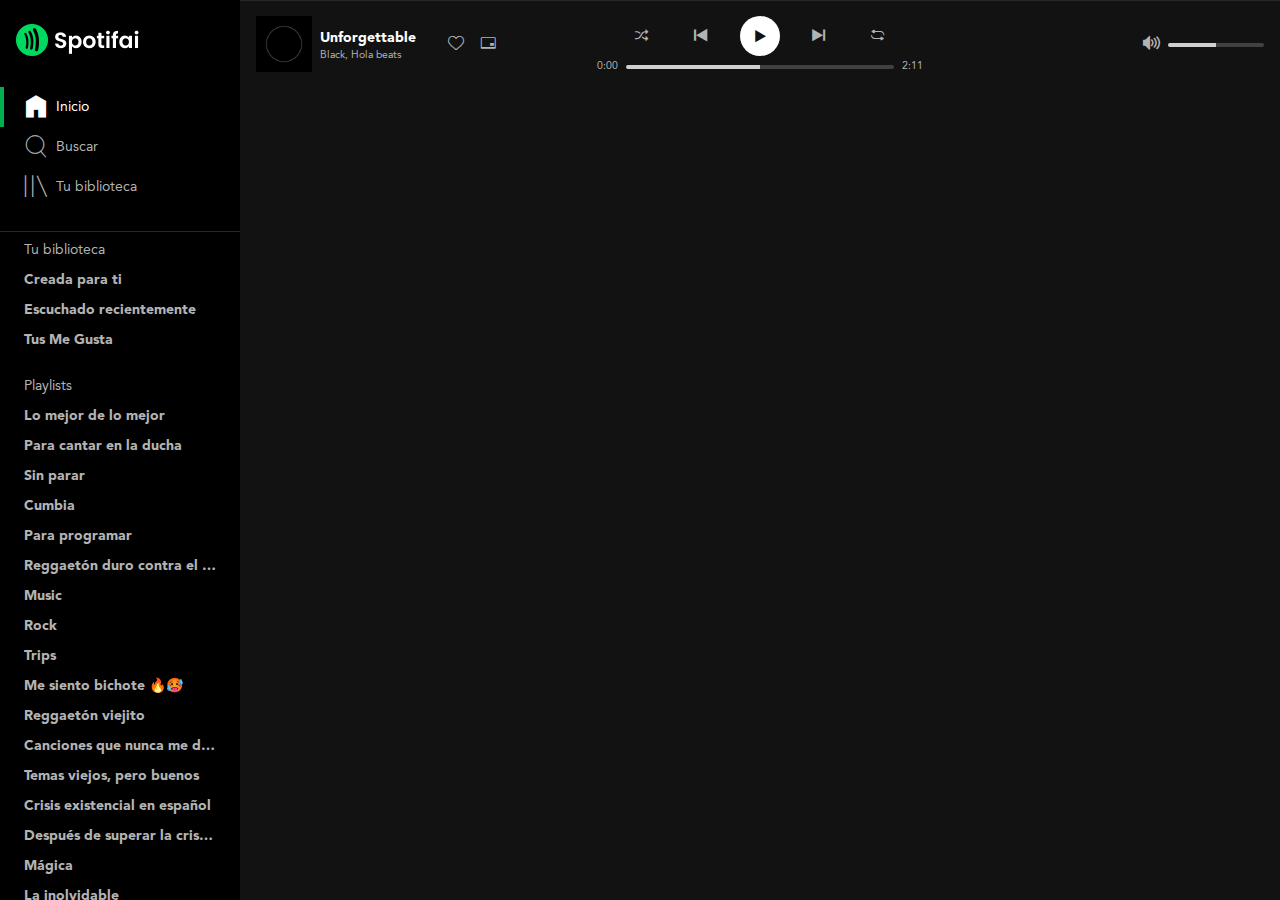
<file: index.html>
<!DOCTYPE html>
<html lang="es">
	<head>
		<meta charset="UTF-8" />
		<meta http-equiv="X-UA-Compatible" content="IE=edge" />
		<meta name="viewport" content="width=device-width, initial-scale=1.0" />
		<title>Spotifai</title>

		<!-- Favicon -->
		<link
			rel="apple-touch-icon"
			sizes="57x57"
			href="./assets/favicon/apple-icon-57x57.png"
		/>
		<link
			rel="apple-touch-icon"
			sizes="60x60"
			href="./assets/favicon/apple-icon-60x60.png"
		/>
		<link
			rel="apple-touch-icon"
			sizes="72x72"
			href="./assets/favicon/apple-icon-72x72.png"
		/>
		<link
			rel="apple-touch-icon"
			sizes="76x76"
			href="./assets/favicon/apple-icon-76x76.png"
		/>
		<link
			rel="apple-touch-icon"
			sizes="114x114"
			href="./assets/favicon/apple-icon-114x114.png"
		/>
		<link
			rel="apple-touch-icon"
			sizes="120x120"
			href="./assets/favicon/apple-icon-120x120.png"
		/>
		<link
			rel="apple-touch-icon"
			sizes="144x144"
			href="./assets/favicon/apple-icon-144x144.png"
		/>
		<link
			rel="apple-touch-icon"
			sizes="152x152"
			href="./assets/favicon/apple-icon-152x152.png"
		/>
		<link
			rel="apple-touch-icon"
			sizes="180x180"
			href="./assets/favicon/apple-icon-180x180.png"
		/>
		<link
			rel="icon"
			type="image/png"
			sizes="192x192"
			href="./assets/favicon/android-icon-192x192.png"
		/>
		<link
			rel="icon"
			type="image/png"
			sizes="32x32"
			href="./assets/favicon/favicon-32x32.png"
		/>
		<link
			rel="icon"
			type="image/png"
			sizes="96x96"
			href="./assets/favicon/favicon-96x96.png"
		/>
		<link
			rel="icon"
			type="image/png"
			sizes="16x16"
			href="./assets/favicon/favicon-16x16.png"
		/>
		<link rel="manifest" href="./assets/favicon/manifest.json" />
		<meta name="msapplication-TileColor" content="#ffffff" />
		<meta
			name="msapplication-TileImage"
			content="./assets/favicon/ms-icon-144x144.png"
		/>
		<meta name="theme-color" content="#ffffff" />

		<!-- Styles -->
		<link rel="stylesheet" href="./css/main.css" />
		<link rel="stylesheet" href="./css/icons.css" />
		<link rel="stylesheet" href="./css/button.css" />
		<link rel="stylesheet" href="./css/logo.css" />
		<link rel="stylesheet" href="./css/link.css" />
		<link rel="stylesheet" href="./css/list.css" />
		<link rel="stylesheet" href="./css/menu.css" />
		<link rel="stylesheet" href="./css/menu-item.css" />
		<link rel="stylesheet" href="./css/sidebar.css" />
		<link rel="stylesheet" href="./css/ellipsis.css" />
		<link rel="stylesheet" href="./css/slider.css" />
		<link rel="stylesheet" href="./css/player-controls.css" />
		<link rel="stylesheet" href="./css/player-playback.css" />
		<link rel="stylesheet" href="./css/player-volume.css" />
		<link rel="stylesheet" href="./css/player.css" />
		<link rel="stylesheet" href="./css/now-playing.css" />
		<link rel="stylesheet" href="./css/playlist-a.css" />
		<link rel="stylesheet" href="./css/playlist-b.css" />
		<link rel="stylesheet" href="./css/playlist-list.css" />
		<link rel="stylesheet" href="./css/search.css" />
		<link rel="stylesheet" href="./css/navigation.css" />
		<link rel="stylesheet" href="./css/header.css" />
		<link rel="stylesheet" href="./css/sticky.css" />
		<link rel="stylesheet" href="./css/profile.css" />
		<link rel="stylesheet" href="./css/page.css" />
		<link rel="stylesheet" href="./css/layout.css" />
		<link rel="stylesheet" href="./css/float-menu.css" />
		<link rel="stylesheet" href="./css/scrollbar.css" />
		<link rel="stylesheet" href="./css/like-button.css" />
	</head>
	<body class="body">
		<div class="layout">
			<div class="layout-block">
				<div class="layout-sidebar">
					<div class="sidebar">
						<header class="logo" role="banner">
							<a href="./index.html" aria-current="page">
								<img
									class="logo-image"
									src="./assets/images/spotifai-logo.png"
									height="32"
									width="144"
									alt="Logo de Spotifai"
								/>
							</a>
						</header>
						<nav class="menu" aria-label="Menu principal">
							<ul class="menu-list">
								<li class="menuItem is-active">
									<a class="link" href="./index.html" aria-current="page">
										<i class="icon-home" aria-hidden="true"></i>
										<span>Inicio</span>
									</a>
								</li>
								<li class="menuItem">
									<a class="link" href="./search.html">
										<i class="icon-search" aria-hidden="true"></i>
										<span>Buscar</span>
									</a>
								</li>
								<li class="menuItem">
									<a class="link" href="./library.html">
										<i class="icon-library" aria-hidden="true"></i>
										<span>Tu biblioteca</span>
									</a>
								</li>
							</ul>
						</nav>
						<div class="menu-playlists">
							<nav class="list" aria-labelledby="library-navigation">
								<h2 class="list-title" id="library-navigation">
									Tu biblioteca
								</h2>
								<ul class="list-content">
									<li class="list-item">
										<a
											class="link"
											title="Creada para ti"
											href="./albums/el-tultimo-tour.html"
											>Creada para ti</a
										>
									</li>
									<li class="list-item">
										<a
											class="link"
											title="Escuchado recientemente"
											href="./albums/homerun.html"
											>Escuchado recientemente</a
										>
									</li>
									<li class="list-item">
										<a
											class="link"
											title="Tus Me Gusta"
											href="./albums/blondes-have-more-fun.html"
											>Tus Me Gusta</a
										>
									</li>
								</ul>
							</nav>
							<nav class="list" aria-labelledby="playlist-navigation">
								<h2 class="list-title" id="playlist-navigation">Playlists</h2>
								<ul class="list-content">
									<li class="list-item">
										<span class="ellipsis">
											<a
												class="link"
												title="Lo mejor de lo mejor"
												href="./albums/el-tultimo-tour.html"
												>Lo mejor de lo mejor</a
											>
										</span>
									</li>
									<li class="list-item">
										<span class="ellipsis">
											<a
												class="link"
												title="Para cantar en la ducha"
												href="./albums/homerun.html"
												>Para cantar en la ducha</a
											>
										</span>
									</li>
									<li class="list-item">
										<span class="ellipsis">
											<a
												class="link"
												title="Sin parar"
												href="./albums/blondes-have-more-fun.html"
												>Sin parar</a
											>
										</span>
									</li>
									<li class="list-item">
										<span class="ellipsis">
											<a
												class="link"
												title="Cumbia"
												href="./albums/el-tultimo-tour.html"
												>Cumbia</a
											>
										</span>
									</li>
									<li class="list-item">
										<span class="ellipsis">
											<a
												class="link"
												title="Para programar"
												href="./albums/homerun.html"
												>Para programar</a
											>
										</span>
									</li>
									<li class="list-item">
										<span class="ellipsis">
											<a
												class="link"
												title="Reggaetón duro contra el muro"
												href="./albums/blondes-have-more-fun.html"
												>Reggaetón duro contra el muro</a
											>
										</span>
									</li>
									<li class="list-item">
										<span class="ellipsis">
											<a
												class="link"
												title="Music"
												href="./albums/el-tultimo-tour.html"
												>Music</a
											>
										</span>
									</li>
									<li class="list-item">
										<span class="ellipsis">
											<a class="link" title="Rock" href="./albums/homerun.html"
												>Rock</a
											>
										</span>
									</li>
									<li class="list-item">
										<span class="ellipsis">
											<a
												class="link"
												title="Trips"
												href="./albums/blondes-have-more-fun.html"
												>Trips</a
											>
										</span>
									</li>
									<li class="list-item">
										<span class="ellipsis">
											<a
												class="link"
												title="Me siento bichote 🔥🥵"
												href="./albums/el-tultimo-tour.html"
												>Me siento bichote 🔥🥵</a
											>
										</span>
									</li>
									<li class="list-item">
										<span class="ellipsis">
											<a
												class="link"
												title="Reggaetón viejito"
												href="./albums/homerun.html"
												>Reggaetón viejito</a
											>
										</span>
									</li>
									<li class="list-item">
										<span class="ellipsis">
											<a
												class="link"
												title="Canciones que nunca me dedicarán :'("
												href="./albums/blondes-have-more-fun.html"
												>Canciones que nunca me dedicarán :'(</a
											>
										</span>
									</li>
									<li class="list-item">
										<span class="ellipsis">
											<a
												class="link"
												title="Temas viejos, pero buenos"
												href="./albums/el-tultimo-tour.html"
												>Temas viejos, pero buenos</a
											>
										</span>
									</li>
									<li class="list-item">
										<span class="ellipsis">
											<a
												class="link"
												title="Crisis existencial en español"
												href="./albums/homerun.html"
												>Crisis existencial en español</a
											>
										</span>
									</li>
									<li class="list-item">
										<span class="ellipsis">
											<a
												class="link"
												title="Después de superar la crisis :v"
												href="./albums/blondes-have-more-fun.html"
												>Después de superar la crisis :v</a
											>
										</span>
									</li>
									<li class="list-item">
										<span class="ellipsis">
											<a
												class="link"
												title="Mágica"
												href="./albums/el-tultimo-tour.html"
												>Mágica</a
											>
										</span>
									</li>
									<li class="list-item">
										<span class="ellipsis">
											<a
												class="link"
												title="La inolvidable"
												href="./albums/homerun.html"
												>La inolvidable</a
											>
										</span>
									</li>
									<li class="list-item">
										<span class="ellipsis">
											<a
												class="link"
												title="Para sufrir con clase"
												href="./albums/blondes-have-more-fun.html"
												>Para sufrir con clase</a
											>
										</span>
									</li>
									<li class="list-item">
										<span class="ellipsis">
											<a
												class="link"
												title="Memories"
												href="./albums/el-tultimo-tour.html"
												>Memories</a
											>
										</span>
									</li>
									<li class="list-item">
										<span class="ellipsis">
											<a class="link" title="Disco" href="./albums/homerun.html"
												>Disco</a
											>
										</span>
									</li>
									<li class="list-item">
										<span class="ellipsis">
											<a
												class="link"
												title="Descubrimiento semanal"
												href="./albums/blondes-have-more-fun.html"
												>Descubrimiento semanal</a
											>
										</span>
									</li>
								</ul>
							</nav>
						</div>
					</div>
				</div>
				<div class="layout-main">
					<div class="page">
						<div class="sticky">
							<div class="page-block">
								<header class="header" aria-label="Barra superior">
									<div class="navigation">
										<button
											class="navigation-prev"
											aria-label="Volver"
											title="Volver"
										>
											<i class="icon-arrow-left" aria-hidden="true"></i>
										</button>
										<button
											class="navigation-next"
											disabled
											aria-label="Avanzar"
											title="Avanzar"
										>
											<i class="icon-arrow-right" aria-hidden="true"></i>
										</button>
									</div>
									<form
										class="search"
										role="seacrh"
										aria-label="Buscar por Artistas, canciones o podcasts"
									>
										<i class="icon-search" aria-hidden="true"></i>
										<input
											type="search"
											placeholder="Artistas, canciones o podcasts"
										/>
									</form>
									<button
										class="profile"
										aria-label="Ver opciones de la cuenta"
										role="switch"
										aria-checked="false"
									>
										<figure class="profile-photo">
											<img
												src="./assets/images/profile.png"
												alt="Foto del usuario Andres Valdivia"
												height="28"
												width="28"
											/>
										</figure>
										<span class="profile-name">Andrés Valdivia Cuzcano</span>
										<i class="icon-drop"></i>
										<div class="floatMenu">
											<ul class="floatMenu-options">
												<li>
													<a href="#">
														<span>Cuenta</span>
														<i class="icon-external-link"></i>
													</a>
												</li>
												<li>
													<a href="#">
														<span>Perfil</span>
													</a>
												</li>
												<li>
													<a href="#">
														<span>Cámbiate a Premium</span>
														<i class="icon-external-link"></i>
													</a>
												</li>
												<li>
													<a href="#">
														<span>Cerrar sesión</span>
													</a>
												</li>
											</ul>
										</div>
									</button>
								</header>
							</div>
						</div>
						<main class="page-block">
							<section class="playlistList" aria-labelledby="region2">
								<div class="playlistList-top">
									<h2 id="region2" class="playlistList-title">Buenas noches</h2>
									<div class="navigation">
										<button
											class="navigation-prev"
											aria-label="Volver"
											title="Volver"
										>
											<i class="icon-arrow-left" aria-hidden="true"></i>
										</button>
										<button
											class="navigation-next"
											aria-label="Avanzar"
											title="Avanzar"
										>
											<i class="icon-arrow-right" aria-hidden="true"></i>
										</button>
									</div>
								</div>
								<div class="playlistList-container">
									<article class="playlistB">
										<figure class="playlistB-cover">
											<img
												src="./assets/images/blurryface.png"
												height="76"
												width="76"
												alt="Cover de la playlist Blurryface"
											/>
										</figure>
										<div class="playlistB-details">
											<h3 class="playlistB-title" title="Blurryface">
												Blurryface
											</h3>
											<div class="playlistB-control">
												<button
													class="buttonIcon is-primary"
													aria-label="Reproducir album Blurryface"
													title="Reproducir album Blurryface"
													role="switch"
												>
													<i class="icon-play" aria-hidden="true"></i>
												</button>
											</div>
										</div>
									</article>
									<article class="playlistB">
										<figure class="playlistB-cover">
											<img
												src="./assets/images/bichota.png"
												height="76"
												width="76"
												alt="Cover de la playlist Bichota"
											/>
										</figure>
										<div class="playlistB-details">
											<h3 class="playlistB-title" title="Bichota">Bichota</h3>
											<div class="playlistB-control">
												<button
													class="buttonIcon is-primary"
													aria-label="Reproducir album Bichota"
													title="Reproducir album Bichota"
													role="switch"
												>
													<i class="icon-play" aria-hidden="true"></i>
												</button>
											</div>
										</div>
									</article>
									<article class="playlistB">
										<figure class="playlistB-cover">
											<img
												src="./assets/images/chill-lofi-study-beats.png"
												height="76"
												width="76"
												alt="Cover de la playlist Chill Lofi Study Beats"
											/>
										</figure>
										<div class="playlistB-details">
											<h3
												class="playlistB-title"
												title="Chill Lofi Study Beats"
											>
												Chill Lofi Study Beats
											</h3>
											<div class="playlistB-control">
												<button
													class="buttonIcon is-primary"
													aria-label="Reproducir album Chill Lofi Study Beats"
													title="Reproducir album Chill Lofi Study Beats"
													role="switch"
												>
													<i class="icon-play" aria-hidden="true"></i>
												</button>
											</div>
										</div>
									</article>
									<article class="playlistB">
										<figure class="playlistB-cover">
											<img
												src="./assets/images/de-fiesta.png"
												height="76"
												width="76"
												alt="Cover de la playlist De fiesta"
											/>
										</figure>
										<div class="playlistB-details">
											<h3 class="playlistB-title" title="De fiesta">
												De fiesta
											</h3>
											<div class="playlistB-control">
												<button
													class="buttonIcon is-primary"
													aria-label="Reproducir album De fiesta"
													title="Reproducir album De fiesta"
													role="switch"
												>
													<i class="icon-play" aria-hidden="true"></i>
												</button>
											</div>
										</div>
									</article>
									<article class="playlistB">
										<figure class="playlistB-cover">
											<img
												src="./assets/images/canciones-del-recuerdo.png"
												height="76"
												width="76"
												alt="Cover de la playlist Canciones del recuerdo"
											/>
										</figure>
										<div class="playlistB-details">
											<h3
												class="playlistB-title"
												title="Canciones del recuerdo"
											>
												Canciones del recuerdo
											</h3>
											<div class="playlistB-control">
												<button
													class="buttonIcon is-primary"
													aria-label="Reproducir album canciones del recuerdo"
													title="Reproducir album canciones del recuerdo"
													role="switch"
												>
													<i class="icon-play" aria-hidden="true"></i>
												</button>
											</div>
										</div>
									</article>
									<article class="playlistB">
										<figure class="playlistB-cover">
											<img
												src="./assets/images/kins-of-kings.png"
												height="76"
												width="76"
												alt="Cover de la playlist Kings of kings"
											/>
										</figure>
										<div class="playlistB-details">
											<h3 class="playlistB-title" title="Kings of kings">
												Kings of kings
											</h3>
											<div class="playlistB-control">
												<button
													class="buttonIcon is-primary"
													aria-label="Reproducir album Kings of kings"
													title="Reproducir album Kings of kings"
													role="switch"
												>
													<i class="icon-play" aria-hidden="true"></i>
												</button>
											</div>
										</div>
									</article>
									<article class="playlistB">
										<figure class="playlistB-cover">
											<img
												src="./assets/images/yonaguni.png"
												height="76"
												width="76"
												alt="Cover de la playlist Yonaguni"
											/>
										</figure>
										<div class="playlistB-details">
											<h3 class="playlistB-title" title="Yonaguni">Yonaguni</h3>
											<div class="playlistB-control">
												<button
													class="buttonIcon is-primary"
													aria-label="Reproducir album Yonaguni"
													title="Reproducir album Yonaguni"
													role="switch"
												>
													<i class="icon-play" aria-hidden="true"></i>
												</button>
											</div>
										</div>
									</article>
									<article class="playlistB">
										<figure class="playlistB-cover">
											<img
												src="./assets/images/purpose-deluxe.png"
												height="76"
												width="76"
												alt="Cover de la playlist Purpose Deluxe"
											/>
										</figure>
										<div class="playlistB-details">
											<h3 class="playlistB-title" title="Purpose Deluxe">
												Purpose (Deluxe)
											</h3>
											<div class="playlistB-control">
												<button
													class="buttonIcon is-primary"
													aria-label="Reproducir album Purpose Deluxe"
													title="Reproducir album Purpose Deluxe"
													role="switch"
												>
													<i class="icon-play" aria-hidden="true"></i>
												</button>
											</div>
										</div>
									</article>
								</div>
							</section>
							<section class="playlistList" aria-labelledby="region1">
								<div class="playlistList-top">
									<h2 id="region1" class="playlistList-title">
										Energía positiva para tu hogar
									</h2>
									<div class="navigation">
										<button
											class="navigation-prev"
											aria-label="Volver"
											title="Volver"
										>
											<i class="icon-arrow-left" aria-hidden="true"></i>
										</button>
										<button
											class="navigation-next"
											aria-label="Avanzar"
											title="Avanzar"
										>
											<i class="icon-arrow-right" aria-hidden="true"></i>
										</button>
									</div>
								</div>
								<div class="playlistList-container">
									<article class="playlistA">
										<figure class="playlistA-cover">
											<img
												src="./assets/images/mansion-reggaeton.png"
												height="150"
												width="150"
												alt="Cover de la playlist Mansion del reggaeton"
											/>
											<button
												class="buttonIcon is-primary"
												aria-label="Reproducir"
												title="Reproducir"
												role="switch"
												aria-checked="false"
											>
												<i class="icon-play" aria-hidden="true"></i>
											</button>
										</figure>
										<h3 class="playlistA-title" title="MANSIÓN DEL REGGAETÓN">
											MANSIÓN DEL REGGAETÓN
										</h3>
										<h4 class="playlistA-artist">
											De la CALLE a la CIMA con KAROL G.
										</h4>
									</article>
									<article class="playlistA">
										<figure class="playlistA-cover">
											<img
												src="./assets/images/exitos-del-ayer.png"
												height="150"
												width="150"
												alt="Cover de la playlist Exitos del ayer"
											/>
											<button
												class="buttonIcon is-primary"
												aria-label="Reproducir"
												title="Reproducir"
												role="switch"
												aria-checked="false"
											>
												<i class="icon-play" aria-hidden="true"></i>
											</button>
										</figure>
										<h3 class="playlistA-title" title="Exitos del ayer">
											Exitos del ayer
										</h3>
										<h4 class="playlistA-artist">
											Los temas que nunca paras de escuchar.
										</h4>
									</article>
									<article class="playlistA">
										<figure class="playlistA-cover">
											<img
												src="./assets/images/covers/la-lista-pop.png"
												height="150"
												width="150"
												alt="Cover de la playlist La lista pop"
											/>
											<button
												class="buttonIcon is-primary"
												aria-label="Reproducir"
												title="Reproducir"
												role="switch"
											>
												<i class="icon-play" aria-hidden="true"></i>
											</button>
										</figure>
										<h3 class="playlistA-title" title="La lista pop">
											La lista pop
										</h3>
										<h4 class="playlistA-artist">
											Los éxitos del pop latino featuring Danny Ocean y TINI
										</h4>
									</article>
									<article class="playlistA">
										<figure class="playlistA-cover">
											<img
												src="./assets/images/this-is-bab-bunny.png"
												height="150"
												width="150"
												alt="Cover de la playlist This is Bad Bunny"
											/>
											<button
												class="buttonIcon is-primary"
												aria-label="Reproducir"
												title="Reproducir"
												role="switch"
											>
												<i class="icon-play" aria-hidden="true"></i>
											</button>
										</figure>
										<h3 class="playlistA-title" title="DevTalles">
											This is Bad Bunny
										</h3>
										<h4 class="playlistA-artist">Spotify</h4>
									</article>
									<article class="playlistA">
										<figure class="playlistA-cover">
											<img
												src="./assets/images/this-is-justin-bieber.png"
												height="150"
												width="150"
												alt="Cover de la playlist This is Justin Bieber"
											/>
											<button
												class="buttonIcon is-primary"
												aria-label="Reproducir"
												title="Reproducir"
												role="switch"
											>
												<i class="icon-play" aria-hidden="true"></i>
											</button>
										</figure>
										<h3 class="playlistA-title" title="This is Justin Bieber">
											This is Justin Bieber
										</h3>
										<h4 class="playlistA-artist">Spotify</h4>
									</article>
									<article class="playlistA">
										<figure class="playlistA-cover">
											<img
												src="./assets/images/this-is-twenty-one-pilots.png"
												height="150"
												width="150"
												alt="Cover de la playlist This is Twenty One Pilots"
											/>
											<button
												class="buttonIcon is-primary"
												aria-label="Reproducir"
												title="Reproducir"
												role="switch"
											>
												<i class="icon-play" aria-hidden="true"></i>
											</button>
										</figure>
										<h3
											class="playlistA-title"
											title="This is Twenty One Pilots"
										>
											This is Twenty One Pilots
										</h3>
										<h4 class="playlistA-artist">Spotify</h4>
									</article>
									<article class="playlistA">
										<figure class="playlistA-cover">
											<img
												src="./assets/images/kins-of-kings.png"
												height="150"
												width="150"
												alt="Cover de la playlist Kings of kings"
											/>
											<button
												class="buttonIcon is-primary"
												aria-label="Reproducir"
												title="Reproducir"
												role="switch"
											>
												<i class="icon-play" aria-hidden="true"></i>
											</button>
										</figure>
										<h3 class="playlistA-title" title="Kings of kings">
											Kings of kings
										</h3>
										<h4 class="playlistA-artist">Don Omar</h4>
									</article>
									<article class="playlistA">
										<figure class="playlistA-cover">
											<img
												src="./assets/images/yonaguni.png"
												height="150"
												width="150"
												alt="Cover de la playlist Yonaguni"
											/>
											<button
												class="buttonIcon is-primary"
												aria-label="Reproducir"
												title="Reproducir"
												role="switch"
											>
												<i class="icon-play" aria-hidden="true"></i>
											</button>
										</figure>
										<h3 class="playlistA-title" title="Yonaguni">Yonaguni</h3>
										<h4 class="playlistA-artist">Bad Bunny</h4>
									</article>
									<article class="playlistA">
										<figure class="playlistA-cover">
											<img
												src="./assets/images/covers/electronica-dance.png"
												height="150"
												width="150"
												alt="Cover de la playlist Electrónica & Dance Music"
											/>
											<button
												class="buttonIcon is-primary"
												aria-label="Reproducir"
												title="Reproducir"
												role="switch"
											>
												<i class="icon-play" aria-hidden="true"></i>
											</button>
										</figure>
										<h3
											class="playlistA-title"
											title="Electrónica & Dance Music"
										>
											Electrónica & Dance Music
										</h3>
										<h4 class="playlistA-artist">
											¡Estos son los hits de la electrónica en el 2021!
										</h4>
									</article>
									<article class="playlistA">
										<figure class="playlistA-cover">
											<img
												src="./assets/images/covers/radio-latina.png"
												height="150"
												width="150"
												alt="Cover de la playlist Radio Latina"
											/>
											<button
												class="buttonIcon is-primary"
												aria-label="Reproducir"
												title="Reproducir"
												role="switch"
											>
												<i class="icon-play" aria-hidden="true"></i>
											</button>
										</figure>
										<h3 class="playlistA-title" title="Radio Latina">
											Radio Latina
										</h3>
										<h4 class="playlistA-artist">
											Dale play y llénate de nostalgia con estas canciones
											inolvidables.
										</h4>
									</article>
								</div>
							</section>
							<section class="playlistList" aria-labelledby="region3">
								<div class="playlistList-top">
									<h2 id="region3" class="playlistList-title">
										Escuchado recientemente
									</h2>
									<div class="navigation">
										<button
											class="navigation-prev"
											aria-label="Volver"
											title="Volver"
										>
											<i class="icon-arrow-left" aria-hidden="true"></i>
										</button>
										<button
											class="navigation-next"
											aria-label="Avanzar"
											title="Avanzar"
										>
											<i class="icon-arrow-right" aria-hidden="true"></i>
										</button>
									</div>
								</div>
								<div class="playlistList-container">
									<article class="playlistA">
										<figure class="playlistA-cover">
											<img
												src="./assets/images/hola-beats.png"
												height="150"
												width="150"
												alt="Cover de la playlist Hola Beats"
											/>
											<button
												class="buttonIcon is-primary"
												aria-label="Reproducir"
												title="Reproducir"
												role="switch"
												aria-checked="false"
											>
												<i class="icon-play" aria-hidden="true"></i>
											</button>
										</figure>
										<h3 class="playlistA-title" title="Hola Beats">
											Hola Beats
										</h3>
										<h4 class="playlistA-artist">Artista</h4>
									</article>
									<article class="playlistA">
										<figure class="playlistA-cover">
											<img
												src="./assets/images/canciones-del-recuerdo.png"
												height="150"
												width="150"
												alt="Cover de la playlist Canciones del recuerdo"
											/>
											<button
												class="buttonIcon is-primary"
												aria-label="Reproducir"
												title="Reproducir"
												role="switch"
												aria-checked="false"
											>
												<i class="icon-play" aria-hidden="true"></i>
											</button>
										</figure>
										<h3 class="playlistA-title" title="Canciones del recuerdo">
											Canciones del recuerdo
										</h3>
										<h4 class="playlistA-artist">
											Temas inolvidables del baúl de los recuerdos.
										</h4>
									</article>
									<article class="playlistA">
										<figure class="playlistA-cover">
											<img
												src="./assets/images/lofi-cafe.png"
												height="150"
												width="150"
												alt="Cover de la playlist Lo-Fi Cafe"
											/>
											<button
												class="buttonIcon is-primary"
												aria-label="Reproducir"
												title="Reproducir"
												role="switch"
											>
												<i class="icon-play" aria-hidden="true"></i>
											</button>
										</figure>
										<h3 class="playlistA-title" title="Lo-Fi Cafe">
											Lo-Fi Cafe
										</h3>
										<h4 class="playlistA-artist">
											Chill beats for cool coffeehouse vibes
										</h4>
									</article>
									<article class="playlistA">
										<figure class="playlistA-cover">
											<img
												src="./assets/images/devtalles.png"
												height="150"
												width="150"
												alt="Cover de la playlist DevTalles"
											/>
											<button
												class="buttonIcon is-primary"
												aria-label="Reproducir"
												title="Reproducir"
												role="switch"
											>
												<i class="icon-play" aria-hidden="true"></i>
											</button>
										</figure>
										<h3 class="playlistA-title" title="DevTalles">DevTalles</h3>
										<h4 class="playlistA-artist">Fernando Herrera</h4>
									</article>
									<article class="playlistA">
										<figure class="playlistA-cover">
											<img
												src="./assets/images/filosofia.png"
												height="150"
												width="150"
												alt="Cover de la playlist Filosofía, Psicología, Historias"
											/>
											<button
												class="buttonIcon is-primary"
												aria-label="Reproducir"
												title="Reproducir"
												role="switch"
											>
												<i class="icon-play" aria-hidden="true"></i>
											</button>
										</figure>
										<h3
											class="playlistA-title"
											title="Filosofía, Psicología, Historias"
										>
											Filosofía, Psicología, Historias
										</h3>
										<h4 class="playlistA-artist">Hernán Melana</h4>
									</article>
									<article class="playlistA">
										<figure class="playlistA-cover">
											<img
												src="./assets/images/entiende-tu-mente.png"
												height="150"
												width="150"
												alt="Cover de la playlist Entiende Tu Mente"
											/>
											<button
												class="buttonIcon is-primary"
												aria-label="Reproducir"
												title="Reproducir"
												role="switch"
											>
												<i class="icon-play" aria-hidden="true"></i>
											</button>
										</figure>
										<h3 class="playlistA-title" title="Entiende Tu Mente">
											Entiende Tu Mente
										</h3>
										<h4 class="playlistA-artist">Spotify Studios</h4>
									</article>
									<article class="playlistA">
										<figure class="playlistA-cover">
											<img
												src="./assets/images/english-with-dane.png"
												height="150"
												width="150"
												alt="Cover de la playlist English with Dane"
											/>
											<button
												class="buttonIcon is-primary"
												aria-label="Reproducir"
												title="Reproducir"
												role="switch"
											>
												<i class="icon-play" aria-hidden="true"></i>
											</button>
										</figure>
										<h3 class="playlistA-title" title="English with Dane">
											English with Dane
										</h3>
										<h4 class="playlistA-artist">Dane</h4>
									</article>
									<article class="playlistA">
										<figure class="playlistA-cover">
											<img
												src="./assets/images/mansion-reggaeton.png"
												height="150"
												width="150"
												alt="Cover de la playlist MANSIÓN REGGAETÓN"
											/>
											<button
												class="buttonIcon is-primary"
												aria-label="Reproducir"
												title="Reproducir"
												role="switch"
											>
												<i class="icon-play" aria-hidden="true"></i>
											</button>
										</figure>
										<h3 class="playlistA-title" title="MANSIÓN REGGAETÓN">
											MANSIÓN REGGAETÓN
										</h3>
										<h4 class="playlistA-artist">
											Dela CALLE a la CIMA con KAROL G.
										</h4>
									</article>
									<article class="playlistA">
										<figure class="playlistA-cover">
											<img
												src="./assets/images/homerun.png"
												height="150"
												width="150"
												alt="Cover de la playlist Homerun"
											/>
											<button
												class="buttonIcon is-primary"
												aria-label="Reproducir"
												title="Reproducir"
												role="switch"
											>
												<i class="icon-play" aria-hidden="true"></i>
											</button>
										</figure>
										<h3 class="playlistA-title" title="Homerun">Homerun</h3>
										<h4 class="playlistA-artist">Paulo Londra</h4>
									</article>
									<article class="playlistA">
										<figure class="playlistA-cover">
											<img
												src="./assets/images/honestidad-brutal.png"
												height="150"
												width="150"
												alt="Cover de la playlist Honestidad brutal"
											/>
											<button
												class="buttonIcon is-primary"
												aria-label="Reproducir"
												title="Reproducir"
												role="switch"
											>
												<i class="icon-play" aria-hidden="true"></i>
											</button>
										</figure>
										<h3 class="playlistA-title" title="Honestidad brutal">
											Honestidad brutal
										</h3>
										<h4 class="playlistA-artist">Andrés Calamaro</h4>
									</article>
								</div>
							</section>
							<section class="playlistList" aria-labelledby="region4">
								<div class="playlistList-top">
									<h2 id="region4" class="playlistList-title">
										Hecho para Andrés Valdivia Cuzcano
									</h2>
									<div class="navigation">
										<button
											class="navigation-prev"
											aria-label="Volver"
											title="Volver"
										>
											<i class="icon-arrow-left" aria-hidden="true"></i>
										</button>
										<button
											class="navigation-next"
											aria-label="Avanzar"
											title="Avanzar"
										>
											<i class="icon-arrow-right" aria-hidden="true"></i>
										</button>
									</div>
								</div>
								<div class="playlistList-container">
									<article class="playlistA">
										<figure class="playlistA-cover">
											<img
												src="./assets/images/covers/daily-mix.png"
												height="150"
												width="150"
												alt="Cover de la playlist Daily Mix 1"
											/>
											<button
												class="buttonIcon is-primary"
												aria-label="Reproducir"
												title="Reproducir"
												role="switch"
												aria-checked="false"
											>
												<i class="icon-play" aria-hidden="true"></i>
											</button>
										</figure>
										<h3 class="playlistA-title" title="Daily Mix 1">
											Daily Mix 1
										</h3>
										<h4 class="playlistA-artist">
											Paulo Londra, Bad Bunny, Rauw Alejandro y más
										</h4>
									</article>
									<article class="playlistA">
										<figure class="playlistA-cover">
											<img
												src="./assets/images/covers/daily-mix-2.png"
												height="150"
												width="150"
												alt="Cover de la playlist Daily Mix 2"
											/>
											<button
												class="buttonIcon is-primary"
												aria-label="Reproducir"
												title="Reproducir"
												role="switch"
												aria-checked="false"
											>
												<i class="icon-play" aria-hidden="true"></i>
											</button>
										</figure>
										<h3 class="playlistA-title" title="Daily Mix 2">
											Daily Mix 2
										</h3>
										<h4 class="playlistA-artist">
											Cali y El Dandee, J Balvin, Maluma y más
										</h4>
									</article>
									<article class="playlistA">
										<figure class="playlistA-cover">
											<img
												src="./assets/images/covers/daily-mix-3.png"
												height="150"
												width="150"
												alt="Cover de la playlist Daily Mix 3"
											/>
											<button
												class="buttonIcon is-primary"
												aria-label="Reproducir"
												title="Reproducir"
												role="switch"
											>
												<i class="icon-play" aria-hidden="true"></i>
											</button>
										</figure>
										<h3 class="playlistA-title" title="Daily Mix 3">
											Daily Mix 3
										</h3>
										<h4 class="playlistA-artist">
											Grupo 5, Los Campesinos de Bambamarca, Los Villacorta
											Orquesta y más
										</h4>
									</article>
									<article class="playlistA">
										<figure class="playlistA-cover">
											<img
												src="./assets/images/covers/daily-mix-4.png"
												height="150"
												width="150"
												alt="Cover de la playlist Daily Mix 4"
											/>
											<button
												class="buttonIcon is-primary"
												aria-label="Reproducir"
												title="Reproducir"
												role="switch"
											>
												<i class="icon-play" aria-hidden="true"></i>
											</button>
										</figure>
										<h3 class="playlistA-title" title="Daily Mix 4">
											Daily Mix 4
										</h3>
										<h4 class="playlistA-artist">
											Los Pericos, Jarabe de Palo, YOUNGTONES y más
										</h4>
									</article>
									<article class="playlistA">
										<figure class="playlistA-cover">
											<img
												src="./assets/images/descubrimiento-semanal.png"
												height="150"
												width="150"
												alt="Cover de la playlist Descubrimiento Semanal"
											/>
											<button
												class="buttonIcon is-primary"
												aria-label="Reproducir"
												title="Reproducir"
												role="switch"
											>
												<i class="icon-play" aria-hidden="true"></i>
											</button>
										</figure>
										<h3 class="playlistA-title" title="Descubrimiento Semanal">
											Descubrimiento Semanal
										</h3>
										<h4 class="playlistA-artist">
											Tu mix semanal de música nueva y recomendaciones
										</h4>
									</article>
									<article class="playlistA">
										<figure class="playlistA-cover">
											<img
												src="./assets/images/covers/mix-2000.png"
												height="150"
												width="150"
												alt="Cover de la playlist Mix de los 2000"
											/>
											<button
												class="buttonIcon is-primary"
												aria-label="Reproducir"
												title="Reproducir"
												role="switch"
											>
												<i class="icon-play" aria-hidden="true"></i>
											</button>
										</figure>
										<h3 class="playlistA-title" title="Mix de los 2000">
											Mix de los 2000
										</h3>
										<h4 class="playlistA-artist">
											Bacilos, La Factoria, Don Omar y más
										</h4>
									</article>
									<article class="playlistA">
										<figure class="playlistA-cover">
											<img
												src="./assets/images/covers/mix-2010.png"
												height="150"
												width="150"
												alt="Cover de la playlist Mix de la década de 2010"
											/>
											<button
												class="buttonIcon is-primary"
												aria-label="Reproducir"
												title="Reproducir"
												role="switch"
											>
												<i class="icon-play" aria-hidden="true"></i>
											</button>
										</figure>
										<h3
											class="playlistA-title"
											title="Mix de la década de 2010"
										>
											Mix de la década de 2010
										</h3>
										<h4 class="playlistA-artist">
											Maluma. Rafaga, Pitbull y más
										</h4>
									</article>
									<article class="playlistA">
										<figure class="playlistA-cover">
											<img
												src="./assets/images/covers/adan-eva.png"
												height="150"
												width="150"
												alt="Cover de la playlist Adan y Eva"
											/>
											<button
												class="buttonIcon is-primary"
												aria-label="Reproducir"
												title="Reproducir"
												role="switch"
											>
												<i class="icon-play" aria-hidden="true"></i>
											</button>
										</figure>
										<h3 class="playlistA-title" title="Adan y Eva">
											Adan y Eva
										</h3>
										<h4 class="playlistA-artist">Paulo Londra</h4>
									</article>
									<article class="playlistA">
										<figure class="playlistA-cover">
											<img
												src="./assets/images/homerun.png"
												height="150"
												width="150"
												alt="Cover de la playlist Homerun"
											/>
											<button
												class="buttonIcon is-primary"
												aria-label="Reproducir"
												title="Reproducir"
												role="switch"
											>
												<i class="icon-play" aria-hidden="true"></i>
											</button>
										</figure>
										<h3 class="playlistA-title" title="Homerun">Homerun</h3>
										<h4 class="playlistA-artist">Paulo Londra</h4>
									</article>
									<article class="playlistA">
										<figure class="playlistA-cover">
											<img
												src="./assets/images/reggaeton-duro-contra-el-muro.png"
												height="150"
												width="150"
												alt="Cover de la playlist Reggaetón duro contra el muro"
											/>
											<button
												class="buttonIcon is-primary"
												aria-label="Reproducir"
												title="Reproducir"
												role="switch"
											>
												<i class="icon-play" aria-hidden="true"></i>
											</button>
										</figure>
										<h3
											class="playlistA-title"
											title="Reggaetón duro contra el muro"
										>
											Reggaetón duro contra el muro
										</h3>
										<h4 class="playlistA-artist">De Andrés Valdivia Cuzcano</h4>
									</article>
								</div>
							</section>
							<section class="playlistList" aria-labelledby="region5">
								<div class="playlistList-top">
									<h2 id="region5" class="playlistList-title">Tus Playlists</h2>
									<div class="navigation">
										<button
											class="navigation-prev"
											aria-label="Volver"
											title="Volver"
										>
											<i class="icon-arrow-left" aria-hidden="true"></i>
										</button>
										<button
											class="navigation-next"
											aria-label="Avanzar"
											title="Avanzar"
										>
											<i class="icon-arrow-right" aria-hidden="true"></i>
										</button>
									</div>
								</div>
								<div class="playlistList-container">
									<article class="playlistA">
										<figure class="playlistA-cover">
											<img
												src="./assets/images/cumbia.png"
												height="150"
												width="150"
												alt="Cover de la playlist Tomar hasta morir"
											/>
											<button
												class="buttonIcon is-primary"
												aria-label="Reproducir"
												title="Reproducir"
												role="switch"
											>
												<i class="icon-play" aria-hidden="true"></i>
											</button>
										</figure>
										<h3 class="playlistA-title" title="Tomar hasta morir">
											Tomar hasta morir 🍻
										</h3>
										<h4 class="playlistA-artist">De Andrés Valdivia Cuzcano</h4>
									</article>
									<article class="playlistA">
										<figure class="playlistA-cover">
											<img
												src="./assets/images/reggaeton-duro-contra-el-muro.png"
												height="150"
												width="150"
												alt="Cover de la playlist Me siento Bichote"
											/>
											<button
												class="buttonIcon is-primary"
												aria-label="Reproducir"
												title="Reproducir"
												role="switch"
											>
												<i class="icon-play" aria-hidden="true"></i>
											</button>
										</figure>
										<h3 class="playlistA-title" title="Me siento Bichote">
											Me siento Bichote 🔥
										</h3>
										<h4 class="playlistA-artist">De Andrés Valdivia Cuzcano</h4>
									</article>
									<article class="playlistA">
										<figure class="playlistA-cover">
											<img
												src="./assets/images/music.png"
												height="150"
												width="150"
												alt="Cover de la playlist Para sufrir in English"
											/>
											<button
												class="buttonIcon is-primary"
												aria-label="Reproducir"
												title="Reproducir"
												role="switch"
											>
												<i class="icon-play" aria-hidden="true"></i>
											</button>
										</figure>
										<h3
											class="playlistA-title"
											title="Para sufrir in English 😿"
										>
											Para sufrir in English 😿
										</h3>
										<h4 class="playlistA-artist">De Andrés Valdivia Cuzcano</h4>
									</article>
									<article class="playlistA">
										<figure class="playlistA-cover">
											<img
												src="./assets/images/covers/el-sin-respeto.png"
												height="150"
												width="150"
												alt="Cover de la playlist Para hacer el sin respeto, el delicioso, el sin distancia, el frutifantastico"
											/>
											<button
												class="buttonIcon is-primary"
												aria-label="Reproducir"
												title="Reproducir"
												role="switch"
											>
												<i class="icon-play" aria-hidden="true"></i>
											</button>
										</figure>
										<h3
											class="playlistA-title"
											title="Para hacer el sin respeto, el delicioso, el sin distancia, el frutifantastico"
										>
											Para hacer el sin respeto, el delicioso, el sin distancia,
											el frutifantastico
										</h3>
										<h4 class="playlistA-artist">De Andrés Valdivia Cuzcano</h4>
									</article>
									<article class="playlistA">
										<figure class="playlistA-cover">
											<img
												src="./assets/images/covers/disco.png"
												height="150"
												width="150"
												alt="Cover de la playlist A mover el esqueletón"
											/>
											<button
												class="buttonIcon is-primary"
												aria-label="Reproducir"
												title="Reproducir"
												role="switch"
											>
												<i class="icon-play" aria-hidden="true"></i>
											</button>
										</figure>
										<h3 class="playlistA-title" title="A mover el esqueletón">
											A mover el esqueletón
										</h3>
										<h4 class="playlistA-artist">De Andrés Valdivia Cuzcano</h4>
									</article>
									<article class="playlistA">
										<figure class="playlistA-cover">
											<img
												src="./assets/images/covers/bano.png"
												height="150"
												width="150"
												alt="Cover de la playlist Para bañarse con ganas"
											/>
											<button
												class="buttonIcon is-primary"
												aria-label="Reproducir"
												title="Reproducir"
												role="switch"
											>
												<i class="icon-play" aria-hidden="true"></i>
											</button>
										</figure>
										<h3 class="playlistA-title" title="Para bañarse con ganas">
											Para bañarse con ganas
										</h3>
										<h4 class="playlistA-artist">De Andrés Valdivia Cuzcano</h4>
									</article>
									<article class="playlistA">
										<figure class="playlistA-cover">
											<img
												src="./assets/images/la-inolvidable.png"
												height="150"
												width="150"
												alt="Cover de la playlist La inolvidable"
											/>
											<button
												class="buttonIcon is-primary"
												aria-label="Reproducir"
												title="Reproducir"
												role="switch"
												aria-checked="false"
											>
												<i class="icon-play" aria-hidden="true"></i>
											</button>
										</figure>
										<h3 class="playlistA-title" title="La inolvidable">
											La inolvidable
										</h3>
										<h4 class="playlistA-artist">De Andrés Valdivia Cuzcano</h4>
									</article>
									<article class="playlistA">
										<figure class="playlistA-cover">
											<img
												src="./assets/images/rock.png"
												height="150"
												width="150"
												alt="Cover de la playlist Rock"
											/>
											<button
												class="buttonIcon is-primary"
												aria-label="Reproducir"
												title="Reproducir"
												role="switch"
												aria-checked="false"
											>
												<i class="icon-play" aria-hidden="true"></i>
											</button>
										</figure>
										<h3 class="playlistA-title" title="Rock">Rock</h3>
										<h4 class="playlistA-artist">De Andrés Valdivia Cuzcano</h4>
									</article>
									<article class="playlistA">
										<figure class="playlistA-cover">
											<img
												src="./assets/images/covers/crisis-existencial.png"
												height="150"
												width="150"
												alt="Cover de la playlist Crisis existencial"
											/>
											<button
												class="buttonIcon is-primary"
												aria-label="Reproducir"
												title="Reproducir"
												role="switch"
											>
												<i class="icon-play" aria-hidden="true"></i>
											</button>
										</figure>
										<h3 class="playlistA-title" title="Crisis existencial">
											Crisis existencial
										</h3>
										<h4 class="playlistA-artist">De Andrés Valdivia Cuzcano</h4>
									</article>
									<article class="playlistA">
										<figure class="playlistA-cover">
											<img
												src="./assets/images/lofi-cafe.png"
												height="150"
												width="150"
												alt="Cover de la playlist para-codear.js"
											/>
											<button
												class="buttonIcon is-primary"
												aria-label="Reproducir"
												title="Reproducir"
												role="switch"
											>
												<i class="icon-play" aria-hidden="true"></i>
											</button>
										</figure>
										<h3 class="playlistA-title" title="para-codear.js">
											para-codear.js
										</h3>
										<h4 class="playlistA-artist">De Andrés Valdivia Cuzcano</h4>
									</article>
								</div>
							</section>
							<section class="playlistList" aria-labelledby="region6">
								<div class="playlistList-top">
									<h2 id="region6" class="playlistList-title">
										Popular entre los que codean en JS
									</h2>
									<div class="navigation">
										<button
											class="navigation-prev"
											aria-label="Volver"
											title="Volver"
										>
											<i class="icon-arrow-left" aria-hidden="true"></i>
										</button>
										<button
											class="navigation-next"
											aria-label="Avanzar"
											title="Avanzar"
										>
											<i class="icon-arrow-right" aria-hidden="true"></i>
										</button>
									</div>
								</div>
								<div class="playlistList-container">
									<article class="playlistA">
										<figure class="playlistA-cover">
											<img
												src="./assets/images/chill-lofi-study-beats.png"
												height="150"
												width="150"
												alt="Cover de la playlist Quiero más café"
											/>
											<button
												class="buttonIcon is-primary"
												aria-label="Reproducir"
												title="Reproducir"
												role="switch"
												aria-checked="false"
											>
												<i class="icon-play" aria-hidden="true"></i>
											</button>
										</figure>
										<h3 class="playlistA-title" title="Quiero más café ☕">
											Quiero más café ☕
										</h3>
										<h4 class="playlistA-artist">
											El combustible de todos los coders
										</h4>
									</article>
									<article class="playlistA">
										<figure class="playlistA-cover">
											<img
												src="./assets/images/hola-beats.png"
												height="150"
												width="150"
												alt="Cover de la playlist Hola Beats"
											/>
											<button
												class="buttonIcon is-primary"
												aria-label="Reproducir"
												title="Reproducir"
												role="switch"
												aria-checked="false"
											>
												<i class="icon-play" aria-hidden="true"></i>
											</button>
										</figure>
										<h3 class="playlistA-title" title="Hola Beats">
											Hola Beats
										</h3>
										<h4 class="playlistA-artist">Artista</h4>
									</article>
									<article class="playlistA">
										<figure class="playlistA-cover">
											<img
												src="./assets/images/lofi-cafe.png"
												height="150"
												width="150"
												alt="Cover de la playlist Lo-Fi Cafe"
											/>
											<button
												class="buttonIcon is-primary"
												aria-label="Reproducir"
												title="Reproducir"
												role="switch"
											>
												<i class="icon-play" aria-hidden="true"></i>
											</button>
										</figure>
										<h3 class="playlistA-title" title="Lo-Fi Cafe">
											Lo-Fi Cafe
										</h3>
										<h4 class="playlistA-artist">
											Chill beats for cool coffeehouse vibes
										</h4>
									</article>
									<article class="playlistA">
										<figure class="playlistA-cover">
											<img
												src="./assets/images/devtalles.png"
												height="150"
												width="150"
												alt="Cover de la playlist DevTalles"
											/>
											<button
												class="buttonIcon is-primary"
												aria-label="Reproducir"
												title="Reproducir"
												role="switch"
											>
												<i class="icon-play" aria-hidden="true"></i>
											</button>
										</figure>
										<h3 class="playlistA-title" title="DevTalles">DevTalles</h3>
										<h4 class="playlistA-artist">Fernando Herrera</h4>
									</article>
									<article class="playlistA">
										<figure class="playlistA-cover">
											<img
												src="./assets/images/reggaeton-hits.png"
												height="150"
												width="150"
												alt="Cover de la playlist Que raro"
											/>
											<button
												class="buttonIcon is-primary"
												aria-label="Reproducir"
												title="Reproducir"
												role="switch"
											>
												<i class="icon-play" aria-hidden="true"></i>
											</button>
										</figure>
										<h3 class="playlistA-title" title="Que raro">Que raro</h3>
										<h4 class="playlistA-artist">
											No sé por qué funciona o no
										</h4>
									</article>
									<article class="playlistA">
										<figure class="playlistA-cover">
											<img
												src="./assets/images/marco-aurelio-denegri.png"
												height="150"
												width="150"
												alt="Cover de la playlist Interesante..."
											/>
											<button
												class="buttonIcon is-primary"
												aria-label="Reproducir"
												title="Reproducir"
												role="switch"
											>
												<i class="icon-play" aria-hidden="true"></i>
											</button>
										</figure>
										<h3 class="playlistA-title" title="Interesante...">
											Interesante...
										</h3>
										<h4 class="playlistA-artist">
											Asimilando lo que está pasando
										</h4>
									</article>
									<article class="playlistA">
										<figure class="playlistA-cover">
											<img
												src="./assets/images/blurryface.png"
												height="150"
												width="150"
												alt="Cover de la playlist Ya casi acabo"
											/>
											<button
												class="buttonIcon is-primary"
												aria-label="Reproducir"
												title="Reproducir"
												role="switch"
											>
												<i class="icon-play" aria-hidden="true"></i>
											</button>
										</figure>
										<h3 class="playlistA-title" title="Ya casi acabo">
											Ya casi acabo
										</h3>
										<h4 class="playlistA-artist">
											De la ansiedad y el cansancio
										</h4>
									</article>
									<article class="playlistA">
										<figure class="playlistA-cover">
											<img
												src="./assets/images/filosofia.png"
												height="150"
												width="150"
												alt="Cover de la playlist No sé por qué me duele la espalda"
											/>
											<button
												class="buttonIcon is-primary"
												aria-label="Reproducir"
												title="Reproducir"
												role="switch"
											>
												<i class="icon-play" aria-hidden="true"></i>
											</button>
										</figure>
										<h3
											class="playlistA-title"
											title="No sé por qué me duele la espalda"
										>
											No sé por qué me duele la espalda
										</h3>
										<h4 class="playlistA-artist">
											De mi quinta sexta vertebra
										</h4>
									</article>
									<article class="playlistA">
										<figure class="playlistA-cover">
											<img
												src="./assets/images/entiende-tu-mente.png"
												height="150"
												width="150"
												alt="Cover de la playlist No entiendo mi código"
											/>
											<button
												class="buttonIcon is-primary"
												aria-label="Reproducir"
												title="Reproducir"
												role="switch"
											>
												<i class="icon-play" aria-hidden="true"></i>
											</button>
										</figure>
										<h3 class="playlistA-title" title="No entiendo mi código">
											No entiendo mi código
										</h3>
										<h4 class="playlistA-artist">
											De los creadores de Que raro y Entiendo...
										</h4>
									</article>
									<article class="playlistA">
										<figure class="playlistA-cover">
											<img
												src="./assets/images/chica-paranormal.png"
												height="150"
												width="150"
												alt="Cover de la playlist La ultima playlist"
											/>
											<button
												class="buttonIcon is-primary"
												aria-label="Reproducir"
												title="Reproducir"
												role="switch"
											>
												<i class="icon-play" aria-hidden="true"></i>
											</button>
										</figure>
										<h3 class="playlistA-title" title="La ultima playlist">
											La ultima playlist
										</h3>
										<h4 class="playlistA-artist">
											Por fin terminé con las playlists
										</h4>
									</article>
								</div>
							</section>
						</main>
					</div>
				</div>
			</div>
			<div class="layout-block">
				<footer class="layout-bottom">
					<section class="player">
						<article class="player-nowPlaying">
							<div class="nowPlaying">
								<figure class="nowPlaying-cover">
									<img
										src="./assets/images/now-playing.png"
										height="56"
										width="56"
										alt="Unforgettable"
									/>
								</figure>
								<div class="nowPlaying-details">
									<div class="nowPlaying-description">
										<a class="nowPlaying-title" href="#">Unforgettable</a>
										<a class="nowPlaying-artist" href="#">Black, Hola beats</a>
									</div>
									<div class="nowPlaying-actions">
										<button
											class="likeButton"
											aria-label="Guardar en tu biblioteca"
											title="Guardar en tu biblioteca"
											role="switch"
											aria-checked="false"
										>
											<i class="icon-heart-active" aria-hidden="true"></i>
											<i class="icon-heart" aria-hidden="true"></i>
										</button>
										<button
											class="player-control"
											aria-label="Activar ventana flotante"
											title="Activar ventana flotante"
											role="switch"
											aria-checked="false"
										>
											<i class="icon-minimize" aria-hidden="true"></i>
										</button>
									</div>
								</div>
							</div>
						</article>
						<article class="player-playerControls">
							<div class="playerControls">
								<div
									class="playerControls-buttons"
									aria-label="Controles de reproduccion"
								>
									<button
										class="buttonIcon"
										aria-label="Aleatorio"
										title="Aleatorio"
									>
										<i class="icon-shuffle" aria-hidden="true"></i>
									</button>
									<button
										class="buttonIcon"
										aria-label="Anterior"
										title="Anterior"
									>
										<i class="icon-prev" aria-hidden="true"></i>
									</button>
									<button
										id="play-button"
										class="buttonIcon is-white"
										aria-label="Reproducir"
										title="Reproducir"
										role="switch"
										aria-checked="false"
									>
										<i class="icon-play" aria-hidden="true"></i>
									</button>
									<button
										class="buttonIcon"
										aria-label="Siguiente"
										title="Siguiente"
									>
										<i class="icon-next" aria-hidden="true"></i>
									</button>
									<button
										class="buttonIcon"
										aria-label="Repetir"
										title="Repetir"
									>
										<i class="icon-repeat" aria-hidden="true"></i>
									</button>
								</div>
								<audio
									id="audio"
									src="./assets/audio/unforgettable.mp4"
								></audio>
								<div class="playerPlayback">
									<span
										id="audio-currentTime"
										class="playerPlayback-progressTime"
										>0:00</span
									>
									<input
										id="progressBar"
										class="slider"
										type="range"
										min="0"
										value="0"
									/>
									<span id="audio-limit" class="playerPlayback-progressTime"
										>0:00</span
									>
								</div>
							</div>
						</article>
						<article class="player-playerVolume">
							<div class="playerVolume">
								<button
									id="volume-button"
									class="player-control"
									aria-label="Silenciar"
									aria-describedby="volume-icon"
								>
									<i
										id="volume-icon"
										class="icon-volume-high"
										role="presentation"
										aria-label="Volumen alto"
									></i>
								</button>
								<div class="playerVolume-slider">
									<input
										id="volume"
										class="slider"
										type="range"
										min="0"
										max="100"
										value="100"
									/>
								</div>
							</div>
						</article>
					</section>
				</footer>
			</div>
		</div>
		<script src="./js/slider.js"></script>
		<script src="./js/float-menu.js"></script>
		<script src="./js/player.js"></script>
		<script src="./js/volume.js"></script>
		<script src="./js/like-button.js"></script>
	</body>
</html>
</file>
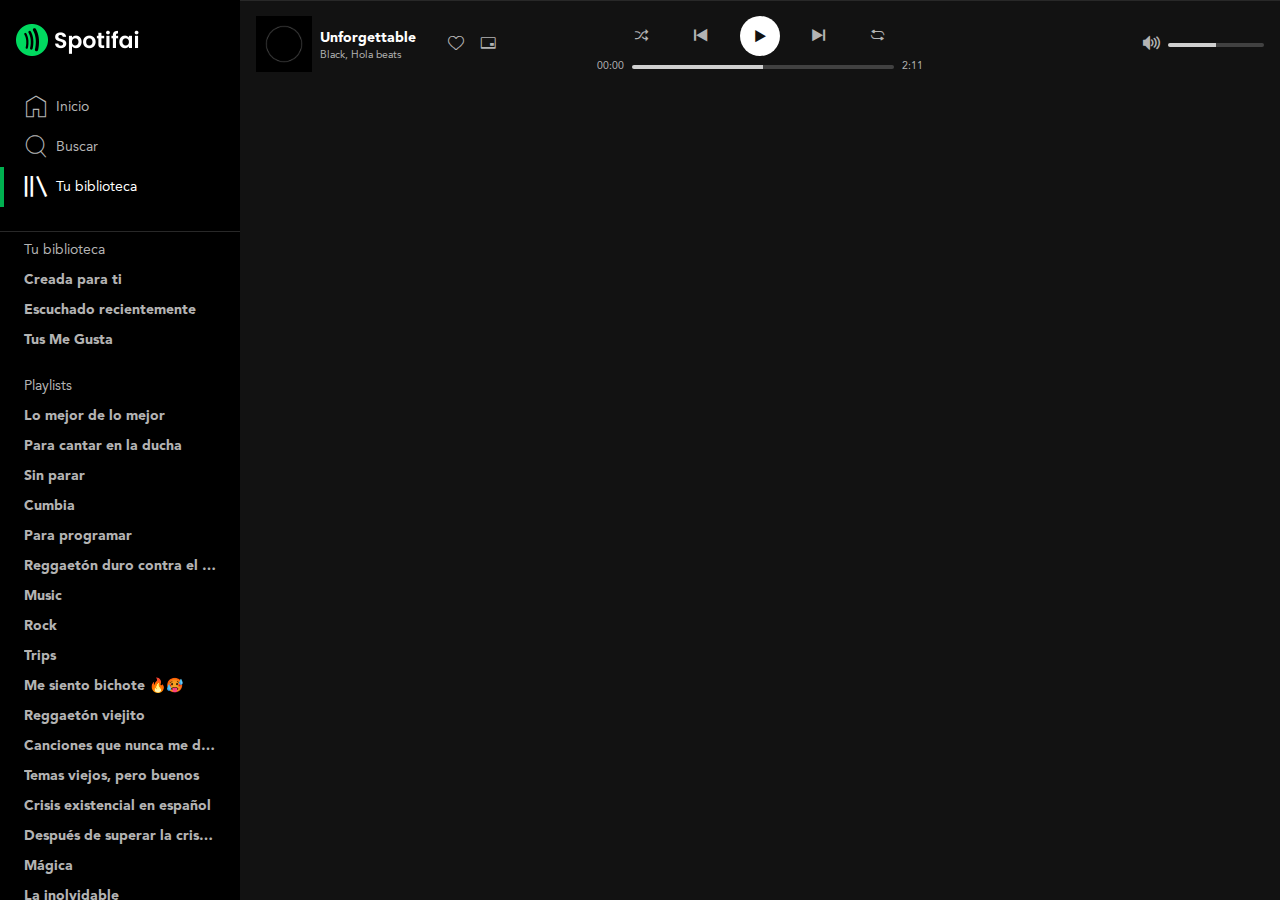
<file: library.html>
<!DOCTYPE html>
<html lang="es">
	<head>
		<meta charset="UTF-8" />
		<meta http-equiv="X-UA-Compatible" content="IE=edge" />
		<meta name="viewport" content="width=device-width, initial-scale=1.0" />
		<title>Spotifai</title>

		<!-- Favicon -->
		<link
			rel="apple-touch-icon"
			sizes="57x57"
			href="./assets/favicon/apple-icon-57x57.png"
		/>
		<link
			rel="apple-touch-icon"
			sizes="60x60"
			href="./assets/favicon/apple-icon-60x60.png"
		/>
		<link
			rel="apple-touch-icon"
			sizes="72x72"
			href="./assets/favicon/apple-icon-72x72.png"
		/>
		<link
			rel="apple-touch-icon"
			sizes="76x76"
			href="./assets/favicon/apple-icon-76x76.png"
		/>
		<link
			rel="apple-touch-icon"
			sizes="114x114"
			href="./assets/favicon/apple-icon-114x114.png"
		/>
		<link
			rel="apple-touch-icon"
			sizes="120x120"
			href="./assets/favicon/apple-icon-120x120.png"
		/>
		<link
			rel="apple-touch-icon"
			sizes="144x144"
			href="./assets/favicon/apple-icon-144x144.png"
		/>
		<link
			rel="apple-touch-icon"
			sizes="152x152"
			href="./assets/favicon/apple-icon-152x152.png"
		/>
		<link
			rel="apple-touch-icon"
			sizes="180x180"
			href="./assets/favicon/apple-icon-180x180.png"
		/>
		<link
			rel="icon"
			type="image/png"
			sizes="192x192"
			href="./assets/favicon/android-icon-192x192.png"
		/>
		<link
			rel="icon"
			type="image/png"
			sizes="32x32"
			href="./assets/favicon/favicon-32x32.png"
		/>
		<link
			rel="icon"
			type="image/png"
			sizes="96x96"
			href="./assets/favicon/favicon-96x96.png"
		/>
		<link
			rel="icon"
			type="image/png"
			sizes="16x16"
			href="./assets/favicon/favicon-16x16.png"
		/>
		<link rel="manifest" href="./assets/favicon/manifest.json" />
		<meta name="msapplication-TileColor" content="#ffffff" />
		<meta
			name="msapplication-TileImage"
			content="./assets/favicon/ms-icon-144x144.png"
		/>
		<meta name="theme-color" content="#ffffff" />

		<!-- Styles -->
		<link rel="stylesheet" href="./css/main.css" />
		<link rel="stylesheet" href="./css/icons.css" />
		<link rel="stylesheet" href="./css/button.css" />
		<link rel="stylesheet" href="./css/logo.css" />
		<link rel="stylesheet" href="./css/link.css" />
		<link rel="stylesheet" href="./css/list.css" />
		<link rel="stylesheet" href="./css/menu.css" />
		<link rel="stylesheet" href="./css/menu-item.css" />
		<link rel="stylesheet" href="./css/sidebar.css" />
		<link rel="stylesheet" href="./css/ellipsis.css" />
		<link rel="stylesheet" href="./css/slider.css" />
		<link rel="stylesheet" href="./css/player-controls.css" />
		<link rel="stylesheet" href="./css/player-playback.css" />
		<link rel="stylesheet" href="./css/player-volume.css" />
		<link rel="stylesheet" href="./css/player.css" />
		<link rel="stylesheet" href="./css/now-playing.css" />
		<link rel="stylesheet" href="./css/library/playlist.css" />
		<link rel="stylesheet" href="./css/playlist-list.css" />
		<link rel="stylesheet" href="./css/search.css" />
		<link rel="stylesheet" href="./css/navigation.css" />
		<link rel="stylesheet" href="./css/header.css" />
		<link rel="stylesheet" href="./css/sticky.css" />
		<link rel="stylesheet" href="./css/profile.css" />
		<link rel="stylesheet" href="./css/page.css" />
		<link rel="stylesheet" href="./css/layout.css" />
		<link rel="stylesheet" href="./css/float-menu.css" />
		<link rel="stylesheet" href="./css/scrollbar.css" />
		<link rel="stylesheet" href="./css/like-button.css" />
		<link rel="stylesheet" href="./css/library/library-playlist.css" />
	</head>
	<body class="body">
		<div class="layout">
			<div class="layout-block">
				<div class="layout-sidebar">
					<div class="sidebar">
						<header class="logo" role="banner">
							<a href="./index.html" aria-current="page">
								<img
									class="logo-image"
									src="./assets/images/spotifai-logo.png"
									height="32"
									width="144"
									alt="Logo de Spotifai"
								/>
							</a>
						</header>
						<nav class="menu" aria-label="Menu principal">
							<ul class="menu-list">
								<li class="menuItem">
									<a class="link" href="./index.html">
										<i class="icon-home" aria-hidden="true"></i>
										<span>Inicio</span>
									</a>
								</li>
								<li class="menuItem">
									<a class="link" href="./search.html">
										<i class="icon-search" aria-hidden="true"></i>
										<span>Buscar</span>
									</a>
								</li>
								<li class="menuItem is-active">
									<a class="link" href="./library.html" aria-current="page">
										<i class="icon-library" aria-hidden="true"></i>
										<span>Tu biblioteca</span>
									</a>
								</li>
							</ul>
						</nav>
						<div class="menu-playlists">
							<nav class="list" aria-labelledby="library-navigation">
								<h2 class="list-title" id="library-navigation">
									Tu biblioteca
								</h2>
								<ul class="list-content">
									<li class="list-item">
										<a
											class="link"
											title="Creada para ti"
											href="./albums/el-tultimo-tour.html"
											>Creada para ti</a
										>
									</li>
									<li class="list-item">
										<a
											class="link"
											title="Escuchado recientemente"
											href="./albums/homerun.html"
											>Escuchado recientemente</a
										>
									</li>
									<li class="list-item">
										<a
											class="link"
											title="Tus Me Gusta"
											href="./albums/blondes-have-more-fun.html"
											>Tus Me Gusta</a
										>
									</li>
								</ul>
							</nav>
							<nav class="list" aria-labelledby="playlist-navigation">
								<h2 class="list-title" id="playlist-navigation">Playlists</h2>
								<ul class="list-content">
									<li class="list-item">
										<span class="ellipsis">
											<a
												class="link"
												title="Lo mejor de lo mejor"
												href="./albums/el-tultimo-tour.html"
												>Lo mejor de lo mejor</a
											>
										</span>
									</li>
									<li class="list-item">
										<span class="ellipsis">
											<a
												class="link"
												title="Para cantar en la ducha"
												href="./albums/homerun.html"
												>Para cantar en la ducha</a
											>
										</span>
									</li>
									<li class="list-item">
										<span class="ellipsis">
											<a
												class="link"
												title="Sin parar"
												href="./albums/blondes-have-more-fun.html"
												>Sin parar</a
											>
										</span>
									</li>
									<li class="list-item">
										<span class="ellipsis">
											<a
												class="link"
												title="Cumbia"
												href="./albums/el-tultimo-tour.html"
												>Cumbia</a
											>
										</span>
									</li>
									<li class="list-item">
										<span class="ellipsis">
											<a
												class="link"
												title="Para programar"
												href="./albums/homerun.html"
												>Para programar</a
											>
										</span>
									</li>
									<li class="list-item">
										<span class="ellipsis">
											<a
												class="link"
												title="Reggaetón duro contra el muro"
												href="./albums/blondes-have-more-fun.html"
												>Reggaetón duro contra el muro</a
											>
										</span>
									</li>
									<li class="list-item">
										<span class="ellipsis">
											<a
												class="link"
												title="Music"
												href="./albums/el-tultimo-tour.html"
												>Music</a
											>
										</span>
									</li>
									<li class="list-item">
										<span class="ellipsis">
											<a class="link" title="Rock" href="./albums/homerun.html"
												>Rock</a
											>
										</span>
									</li>
									<li class="list-item">
										<span class="ellipsis">
											<a
												class="link"
												title="Trips"
												href="./albums/blondes-have-more-fun.html"
												>Trips</a
											>
										</span>
									</li>
									<li class="list-item">
										<span class="ellipsis">
											<a
												class="link"
												title="Me siento bichote 🔥🥵"
												href="./albums/el-tultimo-tour.html"
												>Me siento bichote 🔥🥵</a
											>
										</span>
									</li>
									<li class="list-item">
										<span class="ellipsis">
											<a
												class="link"
												title="Reggaetón viejito"
												href="./albums/homerun.html"
												>Reggaetón viejito</a
											>
										</span>
									</li>
									<li class="list-item">
										<span class="ellipsis">
											<a
												class="link"
												title="Canciones que nunca me dedicarán :'("
												href="./albums/blondes-have-more-fun.html"
												>Canciones que nunca me dedicarán :'(</a
											>
										</span>
									</li>
									<li class="list-item">
										<span class="ellipsis">
											<a
												class="link"
												title="Temas viejos, pero buenos"
												href="./albums/el-tultimo-tour.html"
												>Temas viejos, pero buenos</a
											>
										</span>
									</li>
									<li class="list-item">
										<span class="ellipsis">
											<a
												class="link"
												title="Crisis existencial en español"
												href="./albums/homerun.html"
												>Crisis existencial en español</a
											>
										</span>
									</li>
									<li class="list-item">
										<span class="ellipsis">
											<a
												class="link"
												title="Después de superar la crisis :v"
												href="./albums/blondes-have-more-fun.html"
												>Después de superar la crisis :v</a
											>
										</span>
									</li>
									<li class="list-item">
										<span class="ellipsis">
											<a
												class="link"
												title="Mágica"
												href="./albums/el-tultimo-tour.html"
												>Mágica</a
											>
										</span>
									</li>
									<li class="list-item">
										<span class="ellipsis">
											<a
												class="link"
												title="La inolvidable"
												href="./albums/homerun.html"
												>La inolvidable</a
											>
										</span>
									</li>
									<li class="list-item">
										<span class="ellipsis">
											<a
												class="link"
												title="Para sufrir con clase"
												href="./albums/blondes-have-more-fun.html"
												>Para sufrir con clase</a
											>
										</span>
									</li>
									<li class="list-item">
										<span class="ellipsis">
											<a
												class="link"
												title="Memories"
												href="./albums/el-tultimo-tour.html"
												>Memories</a
											>
										</span>
									</li>
									<li class="list-item">
										<span class="ellipsis">
											<a class="link" title="Disco" href="./albums/homerun.html"
												>Disco</a
											>
										</span>
									</li>
									<li class="list-item">
										<span class="ellipsis">
											<a
												class="link"
												title="Descubrimiento semanal"
												href="./albums/blondes-have-more-fun.html"
												>Descubrimiento semanal</a
											>
										</span>
									</li>
								</ul>
							</nav>
						</div>
					</div>
				</div>
				<div class="layout-main">
					<div class="page">
						<div class="sticky">
							<div class="page-block">
								<header class="header" aria-label="Barra superior">
									<div class="navigation">
										<button
											class="navigation-prev"
											aria-label="Volver"
											title="Volver"
										>
											<i class="icon-arrow-left" aria-hidden="true"></i>
										</button>
										<button
											class="navigation-next"
											disabled
											aria-label="Avanzar"
											title="Avanzar"
										>
											<i class="icon-arrow-right" aria-hidden="true"></i>
										</button>
									</div>
									<form
										class="search"
										role="seacrh"
										aria-label="Buscar por Artistas, canciones o podcasts"
									>
										<i class="icon-search" aria-hidden="true"></i>
										<input
											type="search"
											placeholder="Artistas, canciones o podcasts"
										/>
									</form>
									<button
										class="profile"
										aria-label="Ver opciones de la cuenta"
										role="switch"
										aria-checked="false"
									>
										<figure class="profile-photo">
											<img
												src="./assets/images/profile.png"
												alt="Foto del usuario Andres Valdivia"
												height="28"
												width="28"
											/>
										</figure>
										<span class="profile-name">Andrés Valdivia Cuzcano</span>
										<i class="icon-drop"></i>
										<div class="floatMenu">
											<ul class="floatMenu-options">
												<li>
													<a href="#">
														<span>Cuenta</span>
														<i class="icon-external-link"></i>
													</a>
												</li>
												<li>
													<a href="#">
														<span>Perfil</span>
													</a>
												</li>
												<li>
													<a href="#">
														<span>Cámbiate a Premium</span>
														<i class="icon-external-link"></i>
													</a>
												</li>
												<li>
													<a href="#">
														<span>Cerrar sesión</span>
													</a>
												</li>
											</ul>
										</div>
									</button>
								</header>
							</div>
						</div>
						<main class="page-block">
							<section class="playlistList" aria-labelledby="region1">
								<div class="playlistList-top">
									<h2 id="region1" class="playlistList-title">Playlists</h2>
								</div>
								<div class="playlistList-wrapContainer">
									<article class="libraryPlaylist">
										<div class="libraryPlaylist-playlists">
											<p class="libraryPlaylist-songs">
												<span>
													YOUNGTONES
													<span class="libraryPlaylist-songTitle">COLD</span>
												</span>
												&bull;
												<span>
													Los Rodriguez
													<span class="libraryPlaylist-songTitle"
														>Mi enfermedad - Version 96</span
													>
												</span>
												&bull;
												<span>
													Daddy Yankee
													<span class="libraryPlaylist-songTitle">Lovumba</span>
												</span>
												&bull;
												<span>
													Bad Bunny
													<span class="libraryPlaylist-songTitle"
														>Sensualidad</span
													>
												</span>
												&bull;
												<span>
													Avicii
													<span class="libraryPlaylist-songTitle"
														>Hey Brother</span
													>
												</span>
												&bull;
												<span>
													Roy Orbison
													<span class="libraryPlaylist-songTitle"
														>Pretty Woman</span
													>
												</span>
											</p>
										</div>
										<div class="libraryPlaylist-details">
											<h2 class="libraryPlaylist-title">Tus me gusta</h2>
											<p class="libraryPlaylist-data">21 tus me gusta</p>
										</div>
										<button
											class="buttonIcon is-primary"
											aria-label="Reproducir"
											title="Reproducir"
											role="switch"
											aria-checked="false"
										>
											<i class="icon-play" aria-hidden="true"></i>
										</button>
									</article>
									<article class="playlist">
										<figure class="playlist-cover">
											<img
												src="./assets/images/hola-beats.png"
												height="150"
												width="150"
												alt="Hola Beats"
											/>
											<button
												class="buttonIcon is-primary"
												aria-label="Reproducir"
												title="Reproducir"
												role="switch"
												aria-checked="false"
											>
												<i class="icon-play" aria-hidden="true"></i>
											</button>
										</figure>
										<h3 class="playlist-title" title="Hola Beats">
											Hola Beats
										</h3>
										<h4 class="playlist-artist">Artista</h4>
									</article>
									<article class="playlist">
										<figure class="playlist-cover">
											<img
												src="./assets/images/canciones-del-recuerdo.png"
												height="150"
												width="150"
												alt="Cover de la playlist Canciones del recuerdo"
											/>
											<button
												class="buttonIcon is-primary"
												aria-label="Reproducir"
												title="Reproducir"
												role="switch"
												aria-checked="false"
											>
												<i class="icon-play" aria-hidden="true"></i>
											</button>
										</figure>
										<h3 class="playlist-title" title="Canciones del recuerdo">
											Canciones del recuerdo
										</h3>
										<h4 class="playlist-artist">
											Temas inolvidables del baúl de los recuerdos.
										</h4>
									</article>
									<article class="playlist">
										<figure class="playlist-cover">
											<img
												src="./assets/images/lofi-cafe.png"
												height="150"
												width="150"
												alt="Cover de la playlist Lo-Fi Cafe"
											/>
											<button
												class="buttonIcon is-primary"
												aria-label="Reproducir"
												title="Reproducir"
												role="switch"
											>
												<i class="icon-play" aria-hidden="true"></i>
											</button>
										</figure>
										<h3 class="playlist-title" title="Lo-Fi Cafe">
											Lo-Fi Cafe
										</h3>
										<h4 class="playlist-artist">
											Chill beats for cool coffeehouse vibes
										</h4>
									</article>
									<article class="playlist">
										<figure class="playlist-cover">
											<img
												src="./assets/images/devtalles.png"
												height="150"
												width="150"
												alt="Cover de la playlist DevTalles"
											/>
											<button
												class="buttonIcon is-primary"
												aria-label="Reproducir"
												title="Reproducir"
												role="switch"
											>
												<i class="icon-play" aria-hidden="true"></i>
											</button>
										</figure>
										<h3 class="playlist-title" title="DevTalles">DevTalles</h3>
										<h4 class="playlist-artist">Fernando Herrera</h4>
									</article>
									<article class="playlist">
										<figure class="playlist-cover">
											<img
												src="./assets/images/filosofia.png"
												height="150"
												width="150"
												alt="Cover de la playlist Filosofía, Psicología, Historias"
											/>
											<button
												class="buttonIcon is-primary"
												aria-label="Reproducir"
												title="Reproducir"
												role="switch"
											>
												<i class="icon-play" aria-hidden="true"></i>
											</button>
										</figure>
										<h3
											class="playlist-title"
											title="Filosofía, Psicología, Historias"
										>
											Filosofía, Psicología, Historias
										</h3>
										<h4 class="playlist-artist">Hernán Melana</h4>
									</article>
									<article class="playlist">
										<figure class="playlist-cover">
											<img
												src="./assets/images/entiende-tu-mente.png"
												height="150"
												width="150"
												alt="Cover de la playlist Entiende Tu Mente"
											/>
											<button
												class="buttonIcon is-primary"
												aria-label="Reproducir"
												title="Reproducir"
												role="switch"
											>
												<i class="icon-play" aria-hidden="true"></i>
											</button>
										</figure>
										<h3 class="playlist-title" title="Entiende Tu Mente">
											Entiende Tu Mente
										</h3>
										<h4 class="playlist-artist">Spotify Studios</h4>
									</article>
									<article class="playlist">
										<figure class="playlist-cover">
											<img
												src="./assets/images/english-with-dane.png"
												height="150"
												width="150"
												alt="Cover de la playlist English with Dane"
											/>
											<button
												class="buttonIcon is-primary"
												aria-label="Reproducir"
												title="Reproducir"
												role="switch"
											>
												<i class="icon-play" aria-hidden="true"></i>
											</button>
										</figure>
										<h3 class="playlist-title" title="English with Dane">
											English with Dane
										</h3>
										<h4 class="playlist-artist">Dane</h4>
									</article>
									<article class="playlist">
										<figure class="playlist-cover">
											<img
												src="./assets/images/mansion-reggaeton.png"
												height="150"
												width="150"
												alt="Cover de la playlist MANSIÓN REGGAETÓN"
											/>
											<button
												class="buttonIcon is-primary"
												aria-label="Reproducir"
												title="Reproducir"
												role="switch"
											>
												<i class="icon-play" aria-hidden="true"></i>
											</button>
										</figure>
										<h3 class="playlist-title" title="MANSIÓN REGGAETÓN">
											MANSIÓN REGGAETÓN
										</h3>
										<h4 class="playlist-artist">
											Dela CALLE a la CIMA con KAROL G.
										</h4>
									</article>
									<article class="playlist">
										<figure class="playlist-cover">
											<img
												src="./assets/images/homerun.png"
												height="150"
												width="150"
												alt="Cover de la playlist Homerun"
											/>
											<button
												class="buttonIcon is-primary"
												aria-label="Reproducir"
												title="Reproducir"
												role="switch"
											>
												<i class="icon-play" aria-hidden="true"></i>
											</button>
										</figure>
										<h3 class="playlist-title" title="Homerun">Homerun</h3>
										<h4 class="playlist-artist">Paulo Londra</h4>
									</article>
									<article class="playlist">
										<figure class="playlist-cover">
											<img
												src="./assets/images/honestidad-brutal.png"
												height="150"
												width="150"
												alt="Cover de la playlist Honestidad brutal"
											/>
											<button
												class="buttonIcon is-primary"
												aria-label="Reproducir"
												title="Reproducir"
												role="switch"
											>
												<i class="icon-play" aria-hidden="true"></i>
											</button>
										</figure>
										<h3 class="playlist-title" title="Honestidad brutal">
											Honestidad brutal
										</h3>
										<h4 class="playlist-artist">Andrés Calamaro</h4>
									</article>
								</div>
							</section>
						</main>
					</div>
				</div>
			</div>
			<div class="layout-block">
				<footer class="layout-bottom">
					<section class="player">
						<article class="player-nowPlaying">
							<div class="nowPlaying">
								<figure class="nowPlaying-cover">
									<img
										src="./assets/images/now-playing.png"
										height="56"
										width="56"
										alt="Unforgettable"
									/>
								</figure>
								<div class="nowPlaying-details">
									<div class="nowPlaying-description">
										<a class="nowPlaying-title" href="#">Unforgettable</a>
										<a class="nowPlaying-artist" href="#">Black, Hola beats</a>
									</div>
									<div class="nowPlaying-actions">
										<button
											class="likeButton"
											aria-label="Guardar en tu biblioteca"
											title="Guardar en tu biblioteca"
											role="switch"
											aria-checked="false"
										>
											<i class="icon-heart-active" aria-hidden="true"></i>
											<i class="icon-heart" aria-hidden="true"></i>
										</button>
										<button
											class="player-control"
											aria-label="Activar ventana flotante"
											title="Activar ventana flotante"
											role="switch"
											aria-checked="false"
										>
											<i class="icon-minimize" aria-hidden="true"></i>
										</button>
									</div>
								</div>
							</div>
						</article>
						<article class="player-playerControls">
							<div class="playerControls">
								<div
									class="playerControls-buttons"
									aria-label="Controles de reproduccion"
								>
									<button
										class="buttonIcon"
										aria-label="Aleatorio"
										title="Aleatorio"
									>
										<i class="icon-shuffle" aria-hidden="true"></i>
									</button>
									<button
										class="buttonIcon"
										aria-label="Anterior"
										title="Anterior"
									>
										<i class="icon-prev" aria-hidden="true"></i>
									</button>
									<button
										id="play-button"
										class="buttonIcon is-white"
										aria-label="Reproducir"
										title="Reproducir"
										role="switch"
										aria-checked="false"
									>
										<i class="icon-play" aria-hidden="true"></i>
									</button>
									<button
										class="buttonIcon"
										aria-label="Siguiente"
										title="Siguiente"
									>
										<i class="icon-next" aria-hidden="true"></i>
									</button>
									<button
										class="buttonIcon"
										aria-label="Repetir"
										title="Repetir"
									>
										<i class="icon-repeat" aria-hidden="true"></i>
									</button>
								</div>
								<audio
									id="audio"
									src="./assets/audio/unforgettable.mp4"
								></audio>
								<div class="playerPlayback">
									<span
										id="audio-currentTime"
										class="playerPlayback-progressTime"
										>00:00</span
									>
									<input
										id="progressBar"
										class="slider"
										type="range"
										min="0"
										value="0"
									/>
									<span id="audio-limit" class="playerPlayback-progressTime"
										>00:00</span
									>
								</div>
							</div>
						</article>
						<article class="player-playerVolume">
							<div class="playerVolume">
								<button
									id="volume-button"
									class="player-control"
									aria-label="Silenciar"
									aria-describedby="volume-icon"
								>
									<i
										id="volume-icon"
										class="icon-volume-high"
										role="presentation"
										aria-label="Volumen alto"
									></i>
								</button>
								<div class="playerVolume-slider">
									<input
										id="volume"
										class="slider"
										type="range"
										min="0"
										max="100"
										value="100"
									/>
								</div>
							</div>
						</article>
					</section>
				</footer>
			</div>
		</div>
		<script src="./js/slider.js"></script>
		<script src="./js/float-menu.js"></script>
		<script src="./js/player.js"></script>
		<script src="./js/volume.js"></script>
		<script src="./js/like-button.js"></script>
	</body>
</html>
</file>
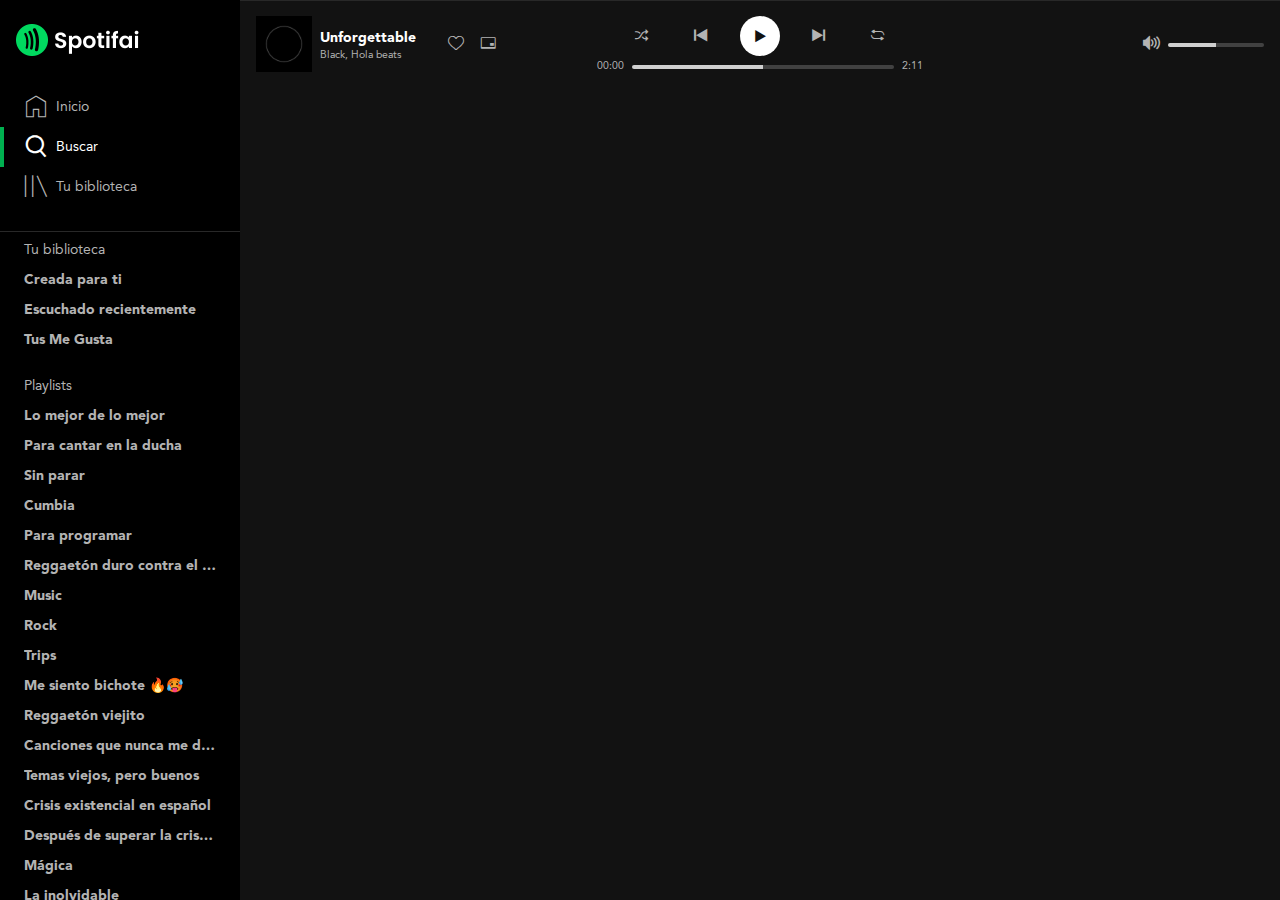
<file: search.html>
<!DOCTYPE html>
<html lang="es">
	<head>
		<meta charset="UTF-8" />
		<meta http-equiv="X-UA-Compatible" content="IE=edge" />
		<meta name="viewport" content="width=device-width, initial-scale=1.0" />
		<title>Spotifai</title>

		<!-- Favicon -->
		<link
			rel="apple-touch-icon"
			sizes="57x57"
			href="./assets/favicon/apple-icon-57x57.png"
		/>
		<link
			rel="apple-touch-icon"
			sizes="60x60"
			href="./assets/favicon/apple-icon-60x60.png"
		/>
		<link
			rel="apple-touch-icon"
			sizes="72x72"
			href="./assets/favicon/apple-icon-72x72.png"
		/>
		<link
			rel="apple-touch-icon"
			sizes="76x76"
			href="./assets/favicon/apple-icon-76x76.png"
		/>
		<link
			rel="apple-touch-icon"
			sizes="114x114"
			href="./assets/favicon/apple-icon-114x114.png"
		/>
		<link
			rel="apple-touch-icon"
			sizes="120x120"
			href="./assets/favicon/apple-icon-120x120.png"
		/>
		<link
			rel="apple-touch-icon"
			sizes="144x144"
			href="./assets/favicon/apple-icon-144x144.png"
		/>
		<link
			rel="apple-touch-icon"
			sizes="152x152"
			href="./assets/favicon/apple-icon-152x152.png"
		/>
		<link
			rel="apple-touch-icon"
			sizes="180x180"
			href="./assets/favicon/apple-icon-180x180.png"
		/>
		<link
			rel="icon"
			type="image/png"
			sizes="192x192"
			href="./assets/favicon/android-icon-192x192.png"
		/>
		<link
			rel="icon"
			type="image/png"
			sizes="32x32"
			href="./assets/favicon/favicon-32x32.png"
		/>
		<link
			rel="icon"
			type="image/png"
			sizes="96x96"
			href="./assets/favicon/favicon-96x96.png"
		/>
		<link
			rel="icon"
			type="image/png"
			sizes="16x16"
			href="./assets/favicon/favicon-16x16.png"
		/>
		<link rel="manifest" href="./assets/favicon/manifest.json" />
		<meta name="msapplication-TileColor" content="#ffffff" />
		<meta
			name="msapplication-TileImage"
			content="./assets/favicon/ms-icon-144x144.png"
		/>
		<meta name="theme-color" content="#ffffff" />

		<!-- Styles -->
		<link rel="stylesheet" href="./css/main.css" />
		<link rel="stylesheet" href="./css/icons.css" />
		<link rel="stylesheet" href="./css/button.css" />
		<link rel="stylesheet" href="./css/logo.css" />
		<link rel="stylesheet" href="./css/link.css" />
		<link rel="stylesheet" href="./css/list.css" />
		<link rel="stylesheet" href="./css/menu.css" />
		<link rel="stylesheet" href="./css/menu-item.css" />
		<link rel="stylesheet" href="./css/sidebar.css" />
		<link rel="stylesheet" href="./css/ellipsis.css" />
		<link rel="stylesheet" href="./css/slider.css" />
		<link rel="stylesheet" href="./css/player-controls.css" />
		<link rel="stylesheet" href="./css/player-playback.css" />
		<link rel="stylesheet" href="./css/player-volume.css" />
		<link rel="stylesheet" href="./css/player.css" />
		<link rel="stylesheet" href="./css/now-playing.css" />
		<link rel="stylesheet" href="./css/search/playlist-a.css" />
		<link rel="stylesheet" href="./css/search/playlist-b.css" />
		<link rel="stylesheet" href="./css/playlist-list.css" />
		<link rel="stylesheet" href="./css/search.css" />
		<link rel="stylesheet" href="./css/navigation.css" />
		<link rel="stylesheet" href="./css/header.css" />
		<link rel="stylesheet" href="./css/sticky.css" />
		<link rel="stylesheet" href="./css/profile.css" />
		<link rel="stylesheet" href="./css/page.css" />
		<link rel="stylesheet" href="./css/layout.css" />
		<link rel="stylesheet" href="./css/float-menu.css" />
		<link rel="stylesheet" href="./css/scrollbar.css" />
		<link rel="stylesheet" href="./css/like-button.css" />
	</head>
	<body class="body">
		<div class="layout">
			<div class="layout-block">
				<div class="layout-sidebar">
					<div class="sidebar">
						<header class="logo" role="banner">
							<a href="./index.html" aria-current="page">
								<img
									class="logo-image"
									src="./assets/images/spotifai-logo.png"
									height="32"
									width="144"
									alt="Logo de Spotifai"
								/>
							</a>
						</header>
						<nav class="menu" aria-label="Menu principal">
							<ul class="menu-list">
								<li class="menuItem">
									<a class="link" href="./index.html">
										<i class="icon-home" aria-hidden="true"></i>
										<span>Inicio</span>
									</a>
								</li>
								<li class="menuItem is-active">
									<a class="link" aria-current="page" href="./search.html">
										<i class="icon-search" aria-hidden="true"></i>
										<span>Buscar</span>
									</a>
								</li>
								<li class="menuItem">
									<a class="link" href="./library.html">
										<i class="icon-library" aria-hidden="true"></i>
										<span>Tu biblioteca</span>
									</a>
								</li>
							</ul>
						</nav>
						<div class="menu-playlists">
							<nav class="list" aria-labelledby="library-navigation">
								<h2 class="list-title" id="library-navigation">
									Tu biblioteca
								</h2>
								<ul class="list-content">
									<li class="list-item">
										<a
											class="link"
											title="Creada para ti"
											href="./albums/el-tultimo-tour.html"
											>Creada para ti</a
										>
									</li>
									<li class="list-item">
										<a
											class="link"
											title="Escuchado recientemente"
											href="./albums/homerun.html"
											>Escuchado recientemente</a
										>
									</li>
									<li class="list-item">
										<a
											class="link"
											title="Tus Me Gusta"
											href="./albums/blondes-have-more-fun.html"
											>Tus Me Gusta</a
										>
									</li>
								</ul>
							</nav>
							<nav class="list" aria-labelledby="playlist-navigation">
								<h2 class="list-title" id="playlist-navigation">Playlists</h2>
								<ul class="list-content">
									<li class="list-item">
										<span class="ellipsis">
											<a
												class="link"
												title="Lo mejor de lo mejor"
												href="./albums/el-tultimo-tour.html"
												>Lo mejor de lo mejor</a
											>
										</span>
									</li>
									<li class="list-item">
										<span class="ellipsis">
											<a
												class="link"
												title="Para cantar en la ducha"
												href="./albums/homerun.html"
												>Para cantar en la ducha</a
											>
										</span>
									</li>
									<li class="list-item">
										<span class="ellipsis">
											<a
												class="link"
												title="Sin parar"
												href="./albums/blondes-have-more-fun.html"
												>Sin parar</a
											>
										</span>
									</li>
									<li class="list-item">
										<span class="ellipsis">
											<a
												class="link"
												title="Cumbia"
												href="./albums/el-tultimo-tour.html"
												>Cumbia</a
											>
										</span>
									</li>
									<li class="list-item">
										<span class="ellipsis">
											<a
												class="link"
												title="Para programar"
												href="./albums/homerun.html"
												>Para programar</a
											>
										</span>
									</li>
									<li class="list-item">
										<span class="ellipsis">
											<a
												class="link"
												title="Reggaetón duro contra el muro"
												href="./albums/blondes-have-more-fun.html"
												>Reggaetón duro contra el muro</a
											>
										</span>
									</li>
									<li class="list-item">
										<span class="ellipsis">
											<a
												class="link"
												title="Music"
												href="./albums/el-tultimo-tour.html"
												>Music</a
											>
										</span>
									</li>
									<li class="list-item">
										<span class="ellipsis">
											<a class="link" title="Rock" href="./albums/homerun.html"
												>Rock</a
											>
										</span>
									</li>
									<li class="list-item">
										<span class="ellipsis">
											<a
												class="link"
												title="Trips"
												href="./albums/blondes-have-more-fun.html"
												>Trips</a
											>
										</span>
									</li>
									<li class="list-item">
										<span class="ellipsis">
											<a
												class="link"
												title="Me siento bichote 🔥🥵"
												href="./albums/el-tultimo-tour.html"
												>Me siento bichote 🔥🥵</a
											>
										</span>
									</li>
									<li class="list-item">
										<span class="ellipsis">
											<a
												class="link"
												title="Reggaetón viejito"
												href="./albums/homerun.html"
												>Reggaetón viejito</a
											>
										</span>
									</li>
									<li class="list-item">
										<span class="ellipsis">
											<a
												class="link"
												title="Canciones que nunca me dedicarán :'("
												href="./albums/blondes-have-more-fun.html"
												>Canciones que nunca me dedicarán :'(</a
											>
										</span>
									</li>
									<li class="list-item">
										<span class="ellipsis">
											<a
												class="link"
												title="Temas viejos, pero buenos"
												href="./albums/el-tultimo-tour.html"
												>Temas viejos, pero buenos</a
											>
										</span>
									</li>
									<li class="list-item">
										<span class="ellipsis">
											<a
												class="link"
												title="Crisis existencial en español"
												href="./albums/homerun.html"
												>Crisis existencial en español</a
											>
										</span>
									</li>
									<li class="list-item">
										<span class="ellipsis">
											<a
												class="link"
												title="Después de superar la crisis :v"
												href="./albums/blondes-have-more-fun.html"
												>Después de superar la crisis :v</a
											>
										</span>
									</li>
									<li class="list-item">
										<span class="ellipsis">
											<a
												class="link"
												title="Mágica"
												href="./albums/el-tultimo-tour.html"
												>Mágica</a
											>
										</span>
									</li>
									<li class="list-item">
										<span class="ellipsis">
											<a
												class="link"
												title="La inolvidable"
												href="./albums/homerun.html"
												>La inolvidable</a
											>
										</span>
									</li>
									<li class="list-item">
										<span class="ellipsis">
											<a
												class="link"
												title="Para sufrir con clase"
												href="./albums/blondes-have-more-fun.html"
												>Para sufrir con clase</a
											>
										</span>
									</li>
									<li class="list-item">
										<span class="ellipsis">
											<a
												class="link"
												title="Memories"
												href="./albums/el-tultimo-tour.html"
												>Memories</a
											>
										</span>
									</li>
									<li class="list-item">
										<span class="ellipsis">
											<a class="link" title="Disco" href="./albums/homerun.html"
												>Disco</a
											>
										</span>
									</li>
									<li class="list-item">
										<span class="ellipsis">
											<a
												class="link"
												title="Descubrimiento semanal"
												href="./albums/blondes-have-more-fun.html"
												>Descubrimiento semanal</a
											>
										</span>
									</li>
								</ul>
							</nav>
						</div>
					</div>
				</div>
				<div class="layout-main">
					<div class="page">
						<div class="sticky">
							<div class="page-block">
								<header class="header" aria-label="Barra superior">
									<div class="navigation">
										<button
											class="navigation-prev"
											aria-label="Volver"
											title="Volver"
										>
											<i class="icon-arrow-left" aria-hidden="true"></i>
										</button>
										<button
											class="navigation-next"
											disabled
											aria-label="Avanzar"
											title="Avanzar"
										>
											<i class="icon-arrow-right" aria-hidden="true"></i>
										</button>
									</div>
									<form
										class="search"
										role="seacrh"
										aria-label="Buscar por Artistas, canciones o podcasts"
									>
										<i class="icon-search" aria-hidden="true"></i>
										<input
											type="search"
											placeholder="Artistas, canciones o podcasts"
										/>
									</form>
									<button
										class="profile"
										aria-label="Ver opciones de la cuenta"
										role="switch"
										aria-checked="false"
									>
										<figure class="profile-photo">
											<img
												src="./assets/images/profile.png"
												alt="Foto del usuario Andres Valdivia"
												height="28"
												width="28"
											/>
										</figure>
										<span class="profile-name">Andrés Valdivia Cuzcano</span>
										<i class="icon-drop"></i>
										<div class="floatMenu">
											<ul class="floatMenu-options">
												<li>
													<a href="#">
														<span>Cuenta</span>
														<i class="icon-external-link"></i>
													</a>
												</li>
												<li>
													<a href="#">
														<span>Perfil</span>
													</a>
												</li>
												<li>
													<a href="#">
														<span>Cámbiate a Premium</span>
														<i class="icon-external-link"></i>
													</a>
												</li>
												<li>
													<a href="#">
														<span>Cerrar sesión</span>
													</a>
												</li>
											</ul>
										</div>
									</button>
								</header>
							</div>
						</div>
						<main class="page-block">
							<section class="playlistList" aria-labelledby="region2">
								<div class="playlistList-top">
									<h2 id="region2" class="playlistList-title">
										Los géneros que más escuchaste
									</h2>
									<div class="navigation">
										<button
											class="navigation-prev"
											aria-label="Volver"
											title="Volver"
										>
											<i class="icon-arrow-left" aria-hidden="true"></i>
										</button>
										<button
											class="navigation-next"
											aria-label="Avanzar"
											title="Avanzar"
										>
											<i class="icon-arrow-right" aria-hidden="true"></i>
										</button>
									</div>
								</div>
								<div class="playlistList-container">
									<a
										class="playlistB is-orange"
										href="https://open.spotify.com/genre/latin-page"
										target="_blank"
										rel="noreferrer"
									>
										<h2 class="playlistB-title">Latina</h2>
										<figure class="playlistB-poster">
											<img
												src="./assets/images/search/latino.png"
												alt="Poster del género latino"
											/>
										</figure>
									</a>
									<a
										class="playlistB is-purple"
										href="https://open.spotify.com/genre/pop-page"
										target="_blank"
										rel="noreferrer"
									>
										<h2 class="playlistB-title">Pop</h2>
										<figure class="playlistB-poster">
											<img
												src="./assets/images/search/pop.png"
												alt="Poster del género pop"
											/>
										</figure>
									</a>
									<a
										class="playlistB is-red"
										href="https://open.spotify.com/genre/rock-page"
										target="_blank"
										rel="noreferrer"
									>
										<h2 class="playlistB-title">Rock</h2>
										<figure class="playlistB-poster">
											<img
												src="./assets/images/search/rock.png"
												alt="Poster del género Rock"
											/>
										</figure>
									</a>
									<a
										class="playlistB is-green"
										href="https://open.spotify.com/genre/indie_alt-page"
										target="_blank"
										rel="noreferrer"
									>
										<h2 class="playlistB-title">Indie</h2>
										<figure class="playlistB-poster">
											<img
												src="./assets/images/search/indie.png"
												alt="Poster del género Indie"
											/>
										</figure>
									</a>
									<a
										class="playlistB is-blue"
										href="https://open.spotify.com/genre/made-for-x-hub"
										target="_blank"
										rel="noreferrer"
									>
										<h2 class="playlistB-title">Creado para ti</h2>
										<figure class="playlistB-poster">
											<img
												src="./assets/images/search/pop-mix.png"
												alt="Poster de Creado para ti"
											/>
										</figure>
									</a>
								</div>
							</section>
							<section class="playlistList" aria-labelledby="region1">
								<div class="playlistList-top">
									<h2 id="region1" class="playlistList-title">Explorar todo</h2>
								</div>
								<div class="playlistList-wrapContainer">
									<a
										href="https://open.spotify.com/genre/jazz-page"
										target="_blank"
										rel="noreferrer"
										class="playlistA is-dark-green"
									>
										<h3 class="playlistA-title">Jazz</h3>
										<figure class="playlistA-poster">
											<img
												src="./assets/images/search/jazz.png"
												height="100"
												width="100"
												alt="Poster del genero Jazz"
											/>
										</figure>
									</a>
									<a
										class="playlistA is-blue"
										href="https://open.spotify.com/genre/podcasts-web"
										target="_blank"
										rel="noreferrer"
									>
										<h3 class="playlistA-title">Podcasts</h3>
										<figure class="playlistA-poster">
											<img
												src="./assets/images/search/podcasts.png"
												height="100"
												width="100"
												alt="Poster del genero Podcasts"
											/>
										</figure>
									</a>
									<a
										href="https://open.spotify.com/genre/made-for-x-hub"
										target="_blank"
										rel="noreferrer"
										class="playlistA is-purple"
									>
										<h3 class="playlistA-title">Creado para ti</h3>
										<figure class="playlistA-poster">
											<img
												src="./assets/images/search/pop-mix.png"
												height="100"
												width="100"
												alt="Poster del genero Creado para ti"
											/>
										</figure>
									</a>
									<a
										href="https://open.spotify.com/genre/browse-charts-tab"
										target="_blank"
										rel="noreferrer"
										class="playlistA is-red"
									>
										<h3 class="playlistA-title">Listas</h3>
										<figure class="playlistA-poster">
											<img
												src="./assets/images/search/listas.png"
												height="100"
												width="100"
												alt="Poster del genero Listas"
											/>
										</figure>
									</a>
									<a
										href="https://open.spotify.com/genre/new-releases-page"
										target="_blank"
										rel="noreferrer"
										class="playlistA is-purple"
									>
										<h3 class="playlistA-title">Nuevos lanzamientos</h3>
										<figure class="playlistA-poster">
											<img
												src="./assets/images/search/nuevos-lanzamientos.png"
												height="100"
												width="100"
												alt="Poster del genero Nuevos Lanzamientos"
											/>
										</figure>
									</a>
									<a
										href="https://open.spotify.com/genre/discover-page"
										target="_blank"
										rel="noreferrer"
										class="playlistA is-blue"
									>
										<h3 class="playlistA-title">Descubrir</h3>
										<figure class="playlistA-poster">
											<img
												src="./assets/images/search/descubrir.png"
												height="100"
												width="100"
												alt="Poster del genero Descubrir"
											/>
										</figure>
									</a>
									<a
										href="https://open.spotify.com/concerts"
										target="_blank"
										rel="noreferrer"
										class="playlistA is-light-purple"
									>
										<h3 class="playlistA-title">Concerts</h3>
										<figure class="playlistA-poster">
											<img
												src="./assets/images/search/concert.png"
												height="100"
												width="100"
												alt="Poster del genero Concerts"
											/>
										</figure>
									</a>
									<a
										href="https://open.spotify.com/genre/salsa-page"
										target="_blank"
										rel="noreferrer"
										class="playlistA is-sky-blue"
									>
										<h3 class="playlistA-title">Salsa</h3>
										<figure class="playlistA-poster">
											<img
												src="./assets/images/search/salsa.png"
												height="100"
												width="100"
												alt="Poster del genero Salsa"
											/>
										</figure>
									</a>
									<a
										href="https://open.spotify.com/genre/at_home-page"
										target="_blank"
										rel="noreferrer"
										class="playlistA is-pink"
									>
										<h3 class="playlistA-title">En casa</h3>
										<figure class="playlistA-poster">
											<img
												src="./assets/images/search/bienestar.png"
												height="100"
												width="100"
												alt="Poster del genero En casa"
											/>
										</figure>
									</a>
									<a
										href="https://open.spotify.com/genre/cumbia-page"
										target="_blank"
										rel="noreferrer"
										class="playlistA is-yellow"
									>
										<h3 class="playlistA-title">Cumbia</h3>
										<figure class="playlistA-poster">
											<img
												src="./assets/images/search/cumbia.png"
												height="100"
												width="100"
												alt="Poster del genero Cumbia"
											/>
										</figure>
									</a>
									<a
										href="https://open.spotify.com/genre/popculture-page"
										target="_blank"
										rel="noreferrer"
										class="playlistA is-yellow"
									>
										<h3 class="playlistA-title">Tendencias</h3>
										<figure class="playlistA-poster">
											<img
												src="./assets/images/search/tendencia.png"
												width="100"
												alt="Poster del genero Tendencia"
											/>
										</figure>
									</a>
									<a
										href="https://open.spotify.com/genre/mood-page"
										target="_blank"
										rel="noreferrer"
										class="playlistA is-sky-blue"
									>
										<h3 class="playlistA-title">Estado de ánimo</h3>
										<figure class="playlistA-poster">
											<img
												src="./assets/images/search/estado_de_animo.png"
												height="100"
												width="100"
												alt="Poster del genero Estado de animo"
											/>
										</figure>
									</a>
									<a
										href="https://open.spotify.com/genre/alternative-page"
										target="_blank"
										rel="noreferrer"
										class="playlistA is-gray"
									>
										<h3 class="playlistA-title">Alternativa</h3>
										<figure class="playlistA-poster">
											<img
												src="./assets/images/search/alternativa.png"
												height="100"
												width="100"
												alt="Poster del genero Alternativa"
											/>
										</figure>
									</a>
									<a
										href="https://open.spotify.com/genre/radar-page"
										target="_blank"
										rel="noreferrer"
										class="playlistA is-orange"
									>
										<h3 class="playlistA-title">RADAR</h3>
										<figure class="playlistA-poster">
											<img
												src="./assets/images/search/radar.png"
												height="100"
												width="100"
												alt="Poster del genero Radar"
											/>
										</figure>
									</a>
									<a
										href="https://open.spotify.com/genre/workout-page"
										target="_blank"
										rel="noreferrer"
										class="playlistA is-gray"
									>
										<h3 class="playlistA-title">Entrenamiento</h3>
										<figure class="playlistA-poster">
											<img
												src="./assets/images/search/entrenamiento.png"
												height="100"
												width="100"
												alt="Poster del genero Entrenamiento"
											/>
										</figure>
									</a>
									<a
										href="https://open.spotify.com/genre/equal-page"
										target="_blank"
										rel="noreferrer"
										class="playlistA is-dark-green"
									>
										<h3 class="playlistA-title">EQUAL</h3>
										<figure class="playlistA-poster">
											<img
												src="./assets/images/search/equal.png"
												height="100"
												width="100"
												alt="Poster del genero EQUAL"
											/>
										</figure>
									</a>
									<a
										href="https://open.spotify.com/genre/wellness-page"
										target="_blank"
										rel="noreferrer"
										class="playlistA is-yellow"
									>
										<h3 class="playlistA-title">Bienestar</h3>
										<figure class="playlistA-poster">
											<img
												src="./assets/images/search/bienestar.png"
												height="100"
												width="100"
												alt="Poster del genero Bienestar"
											/>
										</figure>
									</a>
									<a
										href="https://open.spotify.com/genre/focus-page"
										target="_blank"
										rel="noreferrer"
										class="playlistA is-purple"
									>
										<h3 class="playlistA-title">Enfoque</h3>
										<figure class="playlistA-poster">
											<img
												src="./assets/images/search/enfoque.png"
												height="100"
												width="100"
												alt="Poster del genero Enfoque"
											/>
										</figure>
									</a>
									<a
										href="https://open.spotify.com/genre/chill-page"
										target="_blank"
										rel="noreferrer"
										class="playlistA is-dark-orange"
									>
										<h3 class="playlistA-title">Para relajarse</h3>
										<figure class="playlistA-poster">
											<img
												src="./assets/images/search/para-relajarse.png"
												height="100"
												width="100"
												alt="Poster del genero Para relajarse"
											/>
										</figure>
									</a>
									<a
										href="https://open.spotify.com/genre/league_of_legends-page"
										target="_blank"
										rel="noreferrer"
										class="playlistA is-red"
									>
										<h3 class="playlistA-title">League of Legends</h3>
										<figure class="playlistA-poster">
											<img
												src="./assets/images/search/lol.png"
												height="100"
												width="100"
												alt="Poster del genero League of Legends"
											/>
										</figure>
									</a>
									<a
										href="https://open.spotify.com/genre/pride-page"
										target="_blank"
										rel="noreferrer"
										class="playlistA is-blue"
									>
										<h3 class="playlistA-title">Orgullo</h3>
										<figure class="playlistA-poster">
											<img
												src="./assets/images/search/orgullo.png"
												height="100"
												width="100"
												alt="Poster del genero Orgullo"
											/>
										</figure>
									</a>
									<a
										href="https://open.spotify.com/genre/party-page"
										target="_blank"
										rel="noreferrer"
										class="playlistA is-light-yellow"
									>
										<h3 class="playlistA-title">Fiesta</h3>
										<figure class="playlistA-poster">
											<img
												src="./assets/images/search/fiesta.png"
												height="100"
												width="100"
												alt="Poster del genero Fiesta"
											/>
										</figure>
									</a>
									<a
										href="https://open.spotify.com/genre/sleep-page"
										target="_blank"
										rel="noreferrer"
										class="playlistA is-light-purple"
									>
										<h3 class="playlistA-title">Dormir</h3>
										<figure class="playlistA-poster">
											<img
												src="./assets/images/search/dormir.png"
												height="100"
												width="100"
												alt="Poster del genero Dormir"
											/>
										</figure>
									</a>
									<a
										href="https://open.spotify.com/genre/hiphop-page"
										target="_blank"
										rel="noreferrer"
										class="playlistA is-sky-blue"
									>
										<h3 class="playlistA-title">Hip Hop</h3>
										<figure class="playlistA-poster">
											<img
												src="./assets/images/search/hip-hop.png"
												height="100"
												width="100"
												alt="Poster del genero Hip hop"
											/>
										</figure>
									</a>
									<a
										href="https://open.spotify.com/genre/gaming-page"
										target="_blank"
										rel="noreferrer"
										class="playlistA is-strong-green"
									>
										<h3 class="playlistA-title">Gaming</h3>
										<figure class="playlistA-poster">
											<img
												src="./assets/images/search/gaming.png"
												height="100"
												width="100"
												alt="Poster del genero Gaming"
											/>
										</figure>
									</a>
									<a
										href="https://open.spotify.com/genre/caribbean-page"
										target="_blank"
										rel="noreferrer"
										class="playlistA is-red"
									>
										<h3 class="playlistA-title">Música caribeña</h3>
										<figure class="playlistA-poster">
											<img
												src="./assets/images/search/musica-caribena.png"
												height="100"
												width="100"
												alt="Poster del genero Musica"
											/>
										</figure>
									</a>
									<a
										href="https://open.spotify.com/genre/edm_dance-page"
										target="_blank"
										rel="noreferrer"
										class="playlistA is-green"
									>
										<h3 class="playlistA-title">Dance / Electrónica</h3>
										<figure class="playlistA-poster">
											<img
												src="./assets/images/search/dance.png"
												height="100"
												width="100"
												alt="Poster del genero Dance"
											/>
										</figure>
									</a>
									<a
										href="https://open.spotify.com/genre/frequency-page"
										target="_blank"
										rel="noreferrer"
										class="playlistA is-dark-orange"
									>
										<h3 class="playlistA-title">Frequency</h3>
										<figure class="playlistA-poster">
											<img
												src="./assets/images/search/frequency.png"
												height="100"
												width="100"
												alt="Poster del genero Frequency"
											/>
										</figure>
									</a>
									<a
										href="https://open.spotify.com/genre/romance-page"
										target="_blank"
										rel="noreferrer"
										class="playlistA is-yellow"
									>
										<h3 class="playlistA-title">Romance</h3>
										<figure class="playlistA-poster">
											<img
												src="./assets/images/search/romance.png"
												height="100"
												width="100"
												alt="Poster del genero Romance"
											/>
										</figure>
									</a>
									<a
										href="https://open.spotify.com/genre/inspirational-page"
										target="_blank"
										rel="noreferrer"
										class="playlistA is-gray"
									>
										<h3 class="playlistA-title">Música cristiana y góspel</h3>
										<figure class="playlistA-poster">
											<img
												src="./assets/images/search/cristiana.png"
												height="100"
												width="100"
												alt="Poster del genero Musica cristiana"
											/>
										</figure>
									</a>
									<a
										href="https://open.spotify.com/genre/kpop-page"
										target="_blank"
										rel="noreferrer"
										class="playlistA is-light-purple"
									>
										<h3 class="playlistA-title">K-pop</h3>
										<figure class="playlistA-poster">
											<img
												src="./assets/images/search/k-pop.png"
												height="100"
												width="100"
												alt="Poster del genero K-pop"
											/>
										</figure>
									</a>
									<a
										href="https://open.spotify.com/genre/roots-page"
										target="_blank"
										rel="noreferrer"
										class="playlistA is-blue"
									>
										<h3 class="playlistA-title">Folk & acústica</h3>
										<figure class="playlistA-poster">
											<img
												src="./assets/images/search/folk.png"
												height="100"
												width="100"
												alt="Poster del genero folk y acustica"
											/>
										</figure>
									</a>
								</div>
							</section>
						</main>
					</div>
				</div>
			</div>
			<div class="layout-block">
				<footer class="layout-bottom">
					<section class="player">
						<article class="player-nowPlaying">
							<div class="nowPlaying">
								<figure class="nowPlaying-cover">
									<img
										src="./assets/images/now-playing.png"
										height="56"
										width="56"
										alt="Unforgettable"
									/>
								</figure>
								<div class="nowPlaying-details">
									<div class="nowPlaying-description">
										<a class="nowPlaying-title" href="#">Unforgettable</a>
										<a class="nowPlaying-artist" href="#">Black, Hola beats</a>
									</div>
									<div class="nowPlaying-actions">
										<button
											class="likeButton"
											aria-label="Guardar en tu biblioteca"
											title="Guardar en tu biblioteca"
											role="switch"
											aria-checked="false"
										>
											<i class="icon-heart-active" aria-hidden="true"></i>
											<i class="icon-heart" aria-hidden="true"></i>
										</button>
										<button
											class="player-control"
											aria-label="Activar ventana flotante"
											title="Activar ventana flotante"
											role="switch"
											aria-checked="false"
										>
											<i class="icon-minimize" aria-hidden="true"></i>
										</button>
									</div>
								</div>
							</div>
						</article>
						<article class="player-playerControls">
							<div class="playerControls">
								<div
									class="playerControls-buttons"
									aria-label="Controles de reproduccion"
								>
									<button
										class="buttonIcon"
										aria-label="Aleatorio"
										title="Aleatorio"
									>
										<i class="icon-shuffle" aria-hidden="true"></i>
									</button>
									<button
										class="buttonIcon"
										aria-label="Anterior"
										title="Anterior"
									>
										<i class="icon-prev" aria-hidden="true"></i>
									</button>
									<button
										id="play-button"
										class="buttonIcon is-white"
										aria-label="Reproducir"
										title="Reproducir"
										role="switch"
										aria-checked="false"
									>
										<i class="icon-play" aria-hidden="true"></i>
									</button>
									<button
										class="buttonIcon"
										aria-label="Siguiente"
										title="Siguiente"
									>
										<i class="icon-next" aria-hidden="true"></i>
									</button>
									<button
										class="buttonIcon"
										aria-label="Repetir"
										title="Repetir"
									>
										<i class="icon-repeat" aria-hidden="true"></i>
									</button>
								</div>
								<audio
									id="audio"
									src="./assets/audio/unforgettable.mp4"
								></audio>
								<div class="playerPlayback">
									<span
										id="audio-currentTime"
										class="playerPlayback-progressTime"
										>00:00</span
									>
									<input
										id="progressBar"
										class="slider"
										type="range"
										min="0"
										value="0"
									/>
									<span id="audio-limit" class="playerPlayback-progressTime"
										>00:00</span
									>
								</div>
							</div>
						</article>
						<article class="player-playerVolume">
							<div class="playerVolume">
								<button
									id="volume-button"
									class="player-control"
									aria-label="Silenciar"
									aria-describedby="volume-icon"
								>
									<i
										id="volume-icon"
										class="icon-volume-high"
										role="presentation"
										aria-label="Volumen alto"
									></i>
								</button>
								<div class="playerVolume-slider">
									<input
										id="volume"
										class="slider"
										type="range"
										min="0"
										max="100"
										value="100"
									/>
								</div>
							</div>
						</article>
					</section>
				</footer>
			</div>
		</div>
		<script src="./js/slider.js"></script>
		<script src="./js/float-menu.js"></script>
		<script src="./js/player.js"></script>
		<script src="./js/volume.js"></script>
		<script src="./js/like-button.js"></script>
	</body>
</html>
</file>
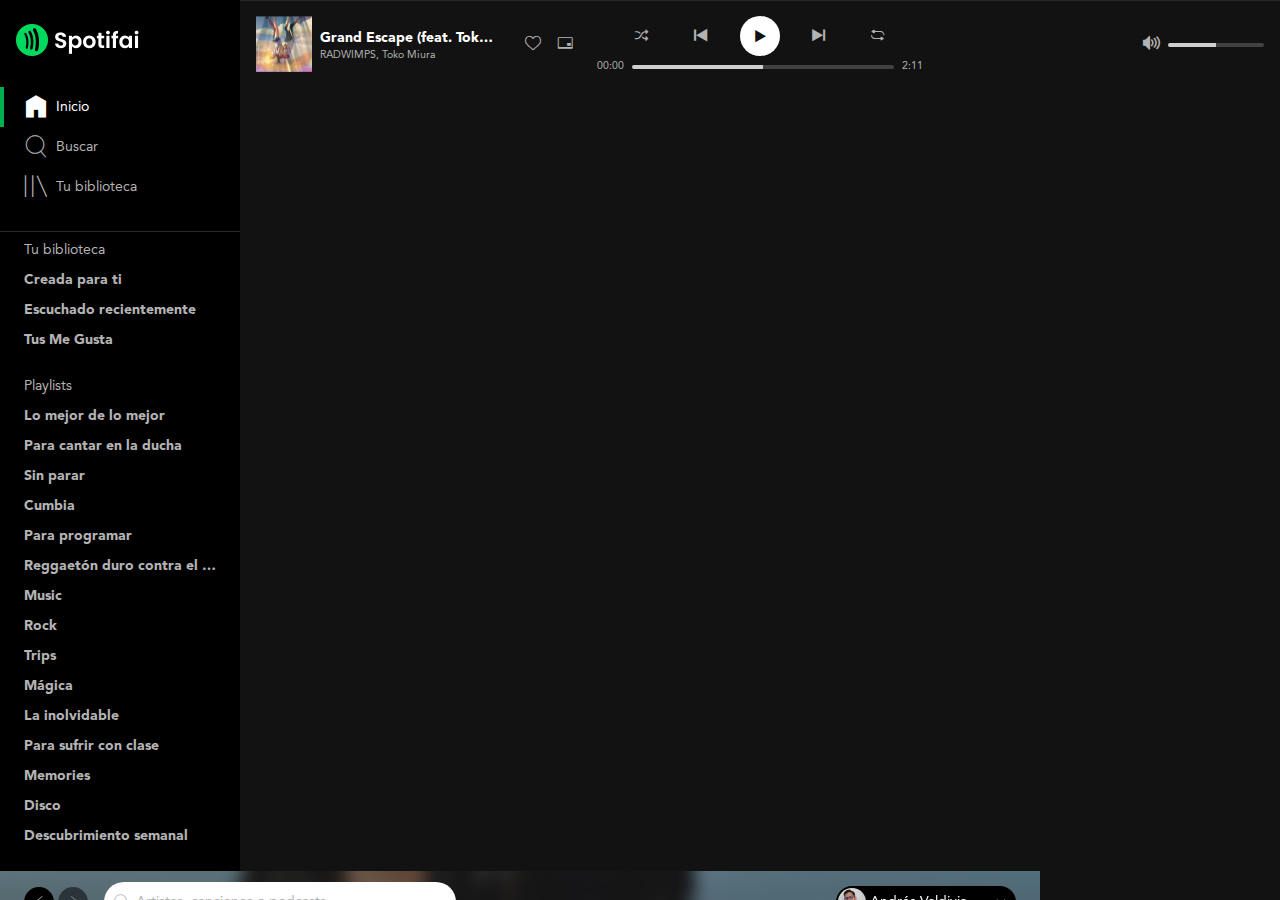
<file: albums/album-a.html>
<!DOCTYPE html>
<html lang="es">
	<head>
		<meta charset="UTF-8" />
		<meta http-equiv="X-UA-Compatible" content="IE=edge" />
		<meta name="viewport" content="width=device-width, initial-scale=1.0" />
		<title>Spotifai</title>

		<!-- Favicon -->
		<link
			rel="apple-touch-icon"
			sizes="57x57"
			href="../assets/favicon/apple-icon-57x57.png"
		/>
		<link
			rel="apple-touch-icon"
			sizes="60x60"
			href="../assets/favicon/apple-icon-60x60.png"
		/>
		<link
			rel="apple-touch-icon"
			sizes="72x72"
			href="../assets/favicon/apple-icon-72x72.png"
		/>
		<link
			rel="apple-touch-icon"
			sizes="76x76"
			href="../assets/favicon/apple-icon-76x76.png"
		/>
		<link
			rel="apple-touch-icon"
			sizes="114x114"
			href="../assets/favicon/apple-icon-114x114.png"
		/>
		<link
			rel="apple-touch-icon"
			sizes="120x120"
			href="../assets/favicon/apple-icon-120x120.png"
		/>
		<link
			rel="apple-touch-icon"
			sizes="144x144"
			href="../assets/favicon/apple-icon-144x144.png"
		/>
		<link
			rel="apple-touch-icon"
			sizes="152x152"
			href="../assets/favicon/apple-icon-152x152.png"
		/>
		<link
			rel="apple-touch-icon"
			sizes="180x180"
			href="../assets/favicon/apple-icon-180x180.png"
		/>
		<link
			rel="icon"
			type="image/png"
			sizes="192x192"
			href="../assets/favicon/android-icon-192x192.png"
		/>
		<link
			rel="icon"
			type="image/png"
			sizes="32x32"
			href="../assets/favicon/favicon-32x32.png"
		/>
		<link
			rel="icon"
			type="image/png"
			sizes="96x96"
			href="../assets/favicon/favicon-96x96.png"
		/>
		<link
			rel="icon"
			type="image/png"
			sizes="16x16"
			href="../assets/favicon/favicon-16x16.png"
		/>
		<link rel="manifest" href="../assets/favicon/manifest.json" />
		<meta name="msapplication-TileColor" content="#ffffff" />
		<meta
			name="msapplication-TileImage"
			content="../assets/favicon/ms-icon-144x144.png"
		/>
		<meta name="theme-color" content="#ffffff" />

		<!-- Styles -->
		<link rel="stylesheet" href="../css/main.css" />
		<link rel="stylesheet" href="../css/icons.css" />
		<link rel="stylesheet" href="../css/button.css" />
		<link rel="stylesheet" href="../css/logo.css" />
		<link rel="stylesheet" href="../css/link.css" />
		<link rel="stylesheet" href="../css/list.css" />
		<link rel="stylesheet" href="../css/menu.css" />
		<link rel="stylesheet" href="../css/menu-item.css" />
		<link rel="stylesheet" href="../css/sidebar.css" />
		<link rel="stylesheet" href="../css/ellipsis.css" />
		<link rel="stylesheet" href="../css/slider.css" />
		<link rel="stylesheet" href="../css/player-controls.css" />
		<link rel="stylesheet" href="../css/player-playback.css" />
		<link rel="stylesheet" href="../css/player-volume.css" />
		<link rel="stylesheet" href="../css/player.css" />
		<link rel="stylesheet" href="../css/now-playing.css" />
		<link rel="stylesheet" href="../css/playlist-a.css" />
		<link rel="stylesheet" href="../css/playlist-b.css" />
		<link rel="stylesheet" href="../css/playlist-list.css" />
		<link rel="stylesheet" href="../css/search.css" />
		<link rel="stylesheet" href="../css/navigation.css" />
		<link rel="stylesheet" href="../css/header.css" />
		<link rel="stylesheet" href="../css/sticky.css" />
		<link rel="stylesheet" href="../css/profile.css" />
		<link rel="stylesheet" href="../css/album-a/page.css" />
		<link rel="stylesheet" href="../css/layout.css" />
		<link rel="stylesheet" href="../css/float-menu.css" />
		<link rel="stylesheet" href="../css/scrollbar.css" />
		<link rel="stylesheet" href="../css/like-button.css" />
		<link rel="stylesheet" href="../css/album-a/album-details.css" />
		<link rel="stylesheet" href="../css/album-a/filterbar.css" />
	</head>
	<body class="body">
		<div class="layout">
			<div class="layout-block">
				<div class="layout-sidebar">
					<div class="sidebar">
						<header class="logo" role="banner">
							<a href="/" aria-current="page">
								<img
									class="logo-image"
									src="../assets/images/spotifai-logo.png"
									height="32"
									width="144"
									alt="Logo de Spotifai"
								/>
							</a>
						</header>
						<nav class="menu" aria-label="Menu principal">
							<ul class="menu-list">
								<li class="menuItem is-active">
									<a class="link" href="../index.html" aria-current="page">
										<i class="icon-home" aria-hidden="true"></i>
										<span>Inicio</span>
									</a>
								</li>
								<li class="menuItem">
									<a class="link" href="/">
										<i class="icon-search" aria-hidden="true"></i>
										<span>Buscar</span>
									</a>
								</li>
								<li class="menuItem">
									<a class="link" href="/">
										<i class="icon-library" aria-hidden="true"></i>
										<span>Tu biblioteca</span>
									</a>
								</li>
							</ul>
						</nav>
						<div class="menu-playlists">
							<nav class="list" aria-labelledby="library-navigation">
								<h2 class="list-title" id="library-navigation">
									Tu biblioteca
								</h2>
								<ul class="list-content">
									<li class="list-item">
										<a class="link" href="#">Creada para ti</a>
									</li>
									<li class="list-item">
										<a class="link" href="#">Escuchado recientemente</a>
									</li>
									<li class="list-item">
										<a class="link" href="#">Tus Me Gusta</a>
									</li>
								</ul>
							</nav>
							<nav class="list" aria-labelledby="playlist-navigation">
								<h2 class="list-title" id="playlist-navigation">Playlists</h2>
								<ul class="list-content">
									<li class="list-item">
										<span class="ellipsis">
											<a class="link" href="#">Lo mejor de lo mejor</a>
										</span>
									</li>
									<li class="list-item">
										<span class="ellipsis">
											<a class="link" href="#">Para cantar en la ducha</a>
										</span>
									</li>
									<li class="list-item">
										<span class="ellipsis">
											<a class="link" href="#">Sin parar</a>
										</span>
									</li>
									<li class="list-item">
										<span class="ellipsis">
											<a class="link" href="#">Cumbia</a>
										</span>
									</li>
									<li class="list-item">
										<span class="ellipsis">
											<a class="link" href="#">Para programar</a>
										</span>
									</li>
									<li class="list-item">
										<span class="ellipsis">
											<a class="link" href="#">Reggaetón duro contra el muro</a>
										</span>
									</li>
									<li class="list-item">
										<span class="ellipsis">
											<a class="link" href="#">Music</a>
										</span>
									</li>
									<li class="list-item">
										<span class="ellipsis">
											<a class="link" href="#">Rock</a>
										</span>
									</li>
									<li class="list-item">
										<span class="ellipsis">
											<a class="link" href="#">Trips</a>
										</span>
									</li>
									<li class="list-item">
										<span class="ellipsis">
											<a class="link" href="#">Mágica</a>
										</span>
									</li>
									<li class="list-item">
										<span class="ellipsis">
											<a class="link" href="#">La inolvidable</a>
										</span>
									</li>
									<li class="list-item">
										<span class="ellipsis">
											<a class="link" href="#">Para sufrir con clase</a>
										</span>
									</li>
									<li class="list-item">
										<span class="ellipsis">
											<a class="link" href="#">Memories</a>
										</span>
									</li>
									<li class="list-item">
										<span class="ellipsis">
											<a class="link" href="#">Disco</a>
										</span>
									</li>
									<li class="list-item">
										<span class="ellipsis">
											<a class="link" href="#">Descubrimiento semanal</a>
										</span>
									</li>
								</ul>
							</nav>
						</div>
					</div>
				</div>
				<div class="layout-main">
					<div class="page">
						<div class="sticky">
							<div class="page-block">
								<header class="header" aria-label="Barra superior">
									<div class="navigation">
										<button
											class="navigation-prev"
											aria-label="Volver"
											title="Volver"
										>
											<i class="icon-arrow-left" aria-hidden="true"></i>
										</button>
										<button
											class="navigation-next"
											disabled
											aria-label="Avanzar"
											title="Avanzar"
										>
											<i class="icon-arrow-right" aria-hidden="true"></i>
										</button>
									</div>
									<form
										class="search"
										role="search"
										aria-label="Buscar por Artistas, canciones o podcasts"
									>
										<i class="icon-search" aria-hidden="true"></i>
										<input
											type="search"
											placeholder="Artistas, canciones o podcasts"
										/>
									</form>
									<button
										class="profile"
										aria-label="Ver opciones de la cuenta"
										role="switch"
										aria-checked="false"
									>
										<figure class="profile-photo">
											<img
												src="../assets/images/profile.png"
												alt="Foto del usuario Andres Valdivia"
												height="28"
												width="28"
											/>
										</figure>
										<span class="profile-name">Andrés Valdivia Cuzcano</span>
										<i class="icon-drop"></i>
										<div class="floatMenu">
											<ul class="floatMenu-options">
												<li>
													<a href="#">
														<span>Cuenta</span>
														<i class="icon-external-link"></i>
													</a>
												</li>
												<li>
													<a href="#">
														<span>Perfil</span>
													</a>
												</li>
												<li>
													<a href="#">
														<span>Cámbiate a Premium</span>
														<i class="icon-external-link"></i>
													</a>
												</li>
												<li>
													<a href="#">
														<span>Cerrar sesión</span>
													</a>
												</li>
											</ul>
										</div>
									</button>
								</header>
							</div>
						</div>
						<section class="albumDetails">
							<h2 class="albumDetails-title">Weathering With You</h2>
							<div class="albumDetails-description">
								<h3 class="albumDetails-artist">Anime Hits</h3>
								<p class="albumDetails-followers">2,611,830 seguidores</p>
							</div>
							<button class="albumDetails-playButton">Reproducir</button>
						</section>
						<form
							class="filterbar"
							role="seacrh"
							aria-label="Filtrar por cancion"
						>
							<i class="icon-search" aria-hidden="true"></i>
							<input type="search" placeholder="Filtrar" />
						</form>
						<main class="page-block"></main>
					</div>
				</div>
			</div>
			<div class="layout-block">
				<footer class="layout-bottom">
					<section class="player">
						<article class="player-nowPlaying">
							<div class="nowPlaying">
								<figure class="nowPlaying-cover">
									<img
										src="../assets/images/grand-escape.png"
										height="56"
										width="56"
										alt="Grand Escape feat. Tokio Miura de RADWIMPS, Toko Miura"
									/>
								</figure>
								<div class="nowPlaying-details">
									<div class="nowPlaying-description">
										<a class="nowPlaying-title" href="#"
											>Grand Escape (feat. Tokio Miura)</a
										>
										<a class="nowPlaying-artist" href="#"
											>RADWIMPS, Toko Miura</a
										>
									</div>
									<div class="nowPlaying-actions">
										<button
											class="likeButton"
											aria-label="Guardar en tu biblioteca"
											title="Guardar en tu biblioteca"
											role="switch"
											aria-checked="false"
										>
											<i class="icon-heart-active" aria-hidden="true"></i>
											<i class="icon-heart" aria-hidden="true"></i>
										</button>
										<button
											class="player-control"
											aria-label="Activar ventana flotante"
											title="Activar ventana flotante"
											role="switch"
											aria-checked="false"
										>
											<i class="icon-minimize" aria-hidden="true"></i>
										</button>
									</div>
								</div>
							</div>
						</article>
						<article class="player-playerControls">
							<div class="playerControls">
								<div
									class="playerControls-buttons"
									aria-label="Controles de reproduccion"
								>
									<button
										class="buttonIcon"
										aria-label="Aleatorio"
										title="Aleatorio"
									>
										<i class="icon-shuffle" aria-hidden="true"></i>
									</button>
									<button
										class="buttonIcon"
										aria-label="Anterior"
										title="Anterior"
									>
										<i class="icon-prev" aria-hidden="true"></i>
									</button>
									<button
										id="play-button"
										class="buttonIcon is-white"
										aria-label="Reproducir"
										title="Reproducir"
										role="switch"
										aria-checked="false"
									>
										<i class="icon-play" aria-hidden="true"></i>
									</button>
									<button
										class="buttonIcon"
										aria-label="Siguiente"
										title="Siguiente"
									>
										<i class="icon-next" aria-hidden="true"></i>
									</button>
									<button
										class="buttonIcon"
										aria-label="Repetir"
										title="Repetir"
									>
										<i class="icon-repeat" aria-hidden="true"></i>
									</button>
								</div>
								<audio
									id="audio"
									src="../assets/audio/unforgettable.mp4"
								></audio>
								<div class="playerPlayback">
									<span
										id="audio-currentTime"
										class="playerPlayback-progressTime"
										>00:00</span
									>
									<input
										id="progressBar"
										class="slider"
										type="range"
										min="0"
										value="0"
									/>
									<span id="audio-limit" class="playerPlayback-progressTime"
										>00:00</span
									>
								</div>
							</div>
						</article>
						<article class="player-playerVolume">
							<div class="playerVolume">
								<button
									id="volume-button"
									class="player-control"
									aria-label="Silenciar"
									aria-describedby="volume-icon"
								>
									<i
										id="volume-icon"
										class="icon-volume-high"
										role="presentation"
										aria-label="Volumen alto"
									></i>
								</button>
								<div class="playerVolume-slider">
									<input
										id="volume"
										class="slider"
										type="range"
										min="0"
										max="100"
										value="100"
									/>
								</div>
							</div>
						</article>
					</section>
				</footer>
			</div>
		</div>
		<script src="../js/slider.js"></script>
		<script src="../js/float-menu.js"></script>
		<script src="../js/player.js"></script>
		<script src="../js/volume.js"></script>
		<script src="../js/like-button.js"></script>
	</body>
</html>
</file>
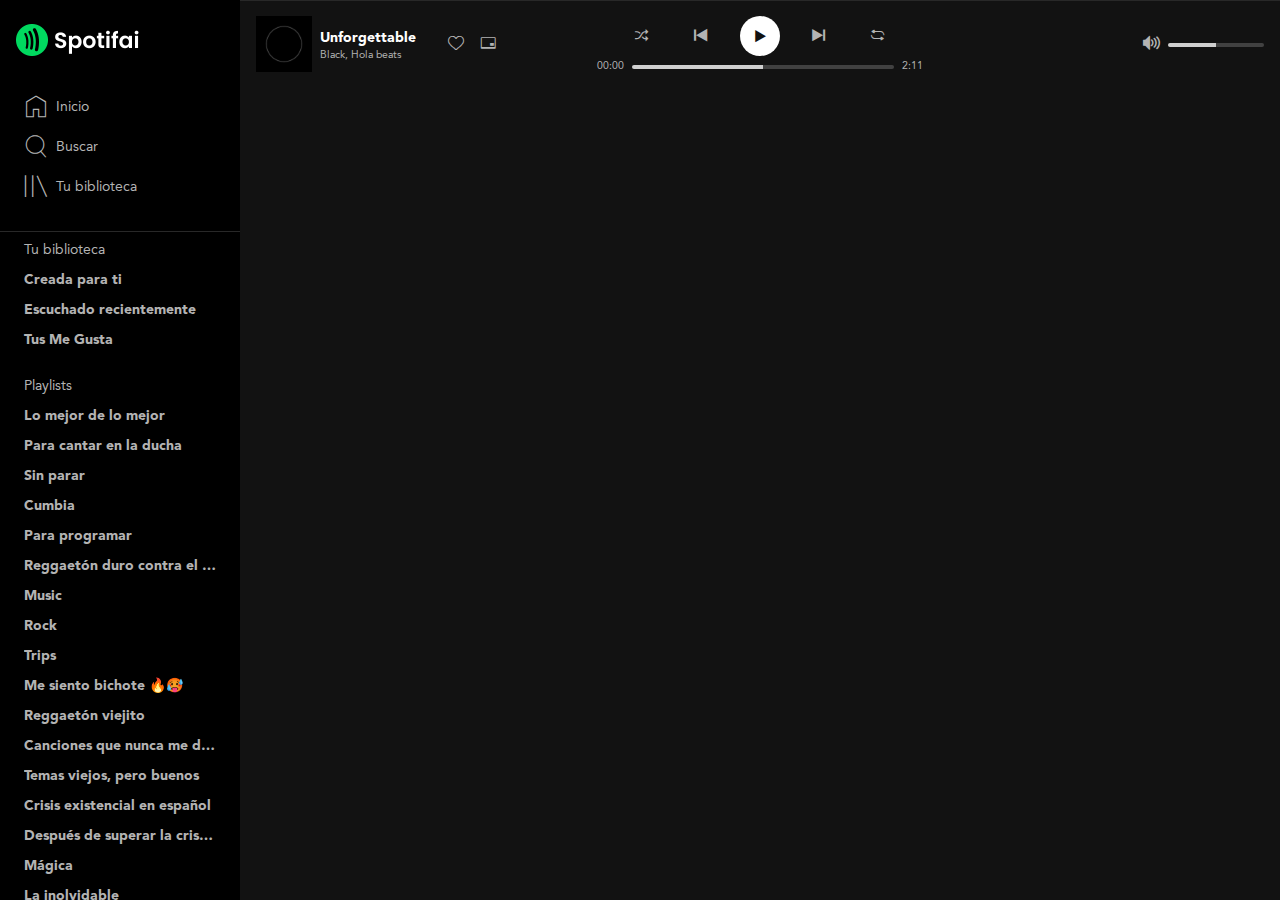
<file: albums/blondes-have-more-fun.html>
<!DOCTYPE html>
<html lang="es">
	<head>
		<meta charset="UTF-8" />
		<meta http-equiv="X-UA-Compatible" content="IE=edge" />
		<meta name="viewport" content="width=device-width, initial-scale=1.0" />
		<title>Spotifai</title>

		<!-- Favicon -->
		<link
			rel="apple-touch-icon"
			sizes="57x57"
			href="../assets/favicon/apple-icon-57x57.png"
		/>
		<link
			rel="apple-touch-icon"
			sizes="60x60"
			href="../assets/favicon/apple-icon-60x60.png"
		/>
		<link
			rel="apple-touch-icon"
			sizes="72x72"
			href="../assets/favicon/apple-icon-72x72.png"
		/>
		<link
			rel="apple-touch-icon"
			sizes="76x76"
			href="../assets/favicon/apple-icon-76x76.png"
		/>
		<link
			rel="apple-touch-icon"
			sizes="114x114"
			href="../assets/favicon/apple-icon-114x114.png"
		/>
		<link
			rel="apple-touch-icon"
			sizes="120x120"
			href="../assets/favicon/apple-icon-120x120.png"
		/>
		<link
			rel="apple-touch-icon"
			sizes="144x144"
			href="../assets/favicon/apple-icon-144x144.png"
		/>
		<link
			rel="apple-touch-icon"
			sizes="152x152"
			href="../assets/favicon/apple-icon-152x152.png"
		/>
		<link
			rel="apple-touch-icon"
			sizes="180x180"
			href="../assets/favicon/apple-icon-180x180.png"
		/>
		<link
			rel="icon"
			type="image/png"
			sizes="192x192"
			href="../assets/favicon/android-icon-192x192.png"
		/>
		<link
			rel="icon"
			type="image/png"
			sizes="32x32"
			href="../assets/favicon/favicon-32x32.png"
		/>
		<link
			rel="icon"
			type="image/png"
			sizes="96x96"
			href="../assets/favicon/favicon-96x96.png"
		/>
		<link
			rel="icon"
			type="image/png"
			sizes="16x16"
			href="../assets/favicon/favicon-16x16.png"
		/>
		<link rel="manifest" href="../assets/favicon/manifest.json" />
		<meta name="msapplication-TileColor" content="#ffffff" />
		<meta
			name="msapplication-TileImage"
			content="../assets/favicon/ms-icon-144x144.png"
		/>
		<meta name="theme-color" content="#ffffff" />

		<!-- Styles -->
		<link rel="stylesheet" href="../css/main.css" />
		<link rel="stylesheet" href="../css/icons.css" />
		<link rel="stylesheet" href="../css/button.css" />
		<link rel="stylesheet" href="../css/logo.css" />
		<link rel="stylesheet" href="../css/link.css" />
		<link rel="stylesheet" href="../css/list.css" />
		<link rel="stylesheet" href="../css/menu.css" />
		<link rel="stylesheet" href="../css/menu-item.css" />
		<link rel="stylesheet" href="../css/sidebar.css" />
		<link rel="stylesheet" href="../css/ellipsis.css" />
		<link rel="stylesheet" href="../css/slider.css" />
		<link rel="stylesheet" href="../css/player-controls.css" />
		<link rel="stylesheet" href="../css/player-playback.css" />
		<link rel="stylesheet" href="../css/player-volume.css" />
		<link rel="stylesheet" href="../css/player.css" />
		<link rel="stylesheet" href="../css/now-playing.css" />
		<link rel="stylesheet" href="../css/playlist-a.css" />
		<link rel="stylesheet" href="../css/playlist-b.css" />
		<link rel="stylesheet" href="../css/playlist-list.css" />
		<link rel="stylesheet" href="../css/search.css" />
		<link rel="stylesheet" href="../css/navigation.css" />
		<link rel="stylesheet" href="../css/header.css" />
		<link rel="stylesheet" href="../css/sticky.css" />
		<link rel="stylesheet" href="../css/profile.css" />
		<link rel="stylesheet" href="../css/layout.css" />
		<link rel="stylesheet" href="../css/float-menu.css" />
		<link rel="stylesheet" href="../css/scrollbar.css" />
		<link rel="stylesheet" href="../css/like-button.css" />
		<link rel="stylesheet" href="../css/album/album-details-c.css" />
		<link rel="stylesheet" href="../css/album/album-top-c.css" />
		<link rel="stylesheet" href="../css/album/album-song-c.css" />
		<link rel="stylesheet" href="../css/album/album-c.css" />
	</head>
	<body class="body">
		<div class="layout">
			<div class="layout-block">
				<div class="layout-sidebar">
					<div class="sidebar">
						<header class="logo" role="banner">
							<a href="../index.html" aria-current="page">
								<img
									class="logo-image"
									src="../assets/images/spotifai-logo.png"
									height="32"
									width="144"
									alt="Logo de Spotifai"
								/>
							</a>
						</header>
						<nav class="menu" aria-label="Menu principal">
							<ul class="menu-list">
								<li class="menuItem">
									<a class="link" href="../index.html" aria-current="page">
										<i class="icon-home" aria-hidden="true"></i>
										<span>Inicio</span>
									</a>
								</li>
								<li class="menuItem">
									<a class="link" href="../search.html">
										<i class="icon-search" aria-hidden="true"></i>
										<span>Buscar</span>
									</a>
								</li>
								<li class="menuItem">
									<a class="link" href="../library.html">
										<i class="icon-library" aria-hidden="true"></i>
										<span>Tu biblioteca</span>
									</a>
								</li>
							</ul>
						</nav>
						<div class="menu-playlists">
							<nav class="list" aria-labelledby="library-navigation">
								<h2 class="list-title" id="library-navigation">
									Tu biblioteca
								</h2>
								<ul class="list-content">
									<li class="list-item">
										<a
											class="link"
											title="Creada para ti"
											href="./el-tultimo-tour.html"
											>Creada para ti</a
										>
									</li>
									<li class="list-item">
										<a
											class="link"
											title="Escuchado recientemente"
											href="./homerun.html"
											>Escuchado recientemente</a
										>
									</li>
									<li class="list-item">
										<a
											class="link"
											title="Tus Me Gusta"
											href="./blondes-have-more-fun.html"
											>Tus Me Gusta</a
										>
									</li>
								</ul>
							</nav>
							<nav class="list" aria-labelledby="playlist-navigation">
								<h2 class="list-title" id="playlist-navigation">Playlists</h2>
								<ul class="list-content">
									<li class="list-item">
										<span class="ellipsis">
											<a
												class="link"
												title="Lo mejor de lo mejor"
												href="./el-tultimo-tour.html"
												>Lo mejor de lo mejor</a
											>
										</span>
									</li>
									<li class="list-item">
										<span class="ellipsis">
											<a
												class="link"
												title="Para cantar en la ducha"
												href="./homerun.html"
												>Para cantar en la ducha</a
											>
										</span>
									</li>
									<li class="list-item">
										<span class="ellipsis">
											<a
												class="link"
												title="Sin parar"
												href="./blondes-have-more-fun.html"
												>Sin parar</a
											>
										</span>
									</li>
									<li class="list-item">
										<span class="ellipsis">
											<a
												class="link"
												title="Cumbia"
												href="./el-tultimo-tour.html"
												>Cumbia</a
											>
										</span>
									</li>
									<li class="list-item">
										<span class="ellipsis">
											<a
												class="link"
												title="Para programar"
												href="./homerun.html"
												>Para programar</a
											>
										</span>
									</li>
									<li class="list-item">
										<span class="ellipsis">
											<a
												class="link"
												title="Reggaetón duro contra el muro"
												href="./blondes-have-more-fun.html"
												>Reggaetón duro contra el muro</a
											>
										</span>
									</li>
									<li class="list-item">
										<span class="ellipsis">
											<a
												class="link"
												title="Music"
												href="./el-tultimo-tour.html"
												>Music</a
											>
										</span>
									</li>
									<li class="list-item">
										<span class="ellipsis">
											<a class="link" title="Rock" href="./homerun.html"
												>Rock</a
											>
										</span>
									</li>
									<li class="list-item">
										<span class="ellipsis">
											<a
												class="link"
												title="Trips"
												href="./blondes-have-more-fun.html"
												>Trips</a
											>
										</span>
									</li>
									<li class="list-item">
										<span class="ellipsis">
											<a
												class="link"
												title="Me siento bichote 🔥🥵"
												href="./el-tultimo-tour.html"
												>Me siento bichote 🔥🥵</a
											>
										</span>
									</li>
									<li class="list-item">
										<span class="ellipsis">
											<a
												class="link"
												title="Reggaetón viejito"
												href="./homerun.html"
												>Reggaetón viejito</a
											>
										</span>
									</li>
									<li class="list-item">
										<span class="ellipsis">
											<a
												class="link"
												title="Canciones que nunca me dedicarán :'("
												href="./blondes-have-more-fun.html"
												>Canciones que nunca me dedicarán :'(</a
											>
										</span>
									</li>
									<li class="list-item">
										<span class="ellipsis">
											<a
												class="link"
												title="Temas viejos, pero buenos"
												href="./el-tultimo-tour.html"
												>Temas viejos, pero buenos</a
											>
										</span>
									</li>
									<li class="list-item">
										<span class="ellipsis">
											<a
												class="link"
												title="Crisis existencial en español"
												href="./homerun.html"
												>Crisis existencial en español</a
											>
										</span>
									</li>
									<li class="list-item">
										<span class="ellipsis">
											<a
												class="link"
												title="Después de superar la crisis :v"
												href="./blondes-have-more-fun.html"
												>Después de superar la crisis :v</a
											>
										</span>
									</li>
									<li class="list-item">
										<span class="ellipsis">
											<a
												class="link"
												title="Mágica"
												href="./el-tultimo-tour.html"
												>Mágica</a
											>
										</span>
									</li>
									<li class="list-item">
										<span class="ellipsis">
											<a
												class="link"
												title="La inolvidable"
												href="./homerun.html"
												>La inolvidable</a
											>
										</span>
									</li>
									<li class="list-item">
										<span class="ellipsis">
											<a
												class="link"
												title="Para sufrir con clase"
												href="./blondes-have-more-fun.html"
												>Para sufrir con clase</a
											>
										</span>
									</li>
									<li class="list-item">
										<span class="ellipsis">
											<a
												class="link"
												title="Memories"
												href="./el-tultimo-tour.html"
												>Memories</a
											>
										</span>
									</li>
									<li class="list-item">
										<span class="ellipsis">
											<a class="link" title="Disco" href="./homerun.html"
												>Disco</a
											>
										</span>
									</li>
									<li class="list-item">
										<span class="ellipsis">
											<a
												class="link"
												title="Descubrimiento semanal"
												href="./blondes-have-more-fun.html"
												>Descubrimiento semanal</a
											>
										</span>
									</li>
								</ul>
							</nav>
						</div>
					</div>
				</div>
				<div class="layout-main">
					<div class="page">
						<div class="sticky">
							<div class="page-block">
								<header class="header" aria-label="Barra superior">
									<div class="navigation">
										<button
											class="navigation-prev"
											aria-label="Volver"
											title="Volver"
										>
											<i class="icon-arrow-left" aria-hidden="true"></i>
										</button>
										<button
											class="navigation-next"
											disabled
											aria-label="Avanzar"
											title="Avanzar"
										>
											<i class="icon-arrow-right" aria-hidden="true"></i>
										</button>
									</div>
									<form
										class="search"
										role="search"
										aria-label="Buscar por Artistas, canciones o podcasts"
									>
										<i class="icon-search" aria-hidden="true"></i>
										<input
											type="search"
											placeholder="Artistas, canciones o podcasts"
										/>
									</form>
									<button
										class="profile"
										aria-label="Ver opciones de la cuenta"
										role="switch"
										aria-checked="false"
									>
										<figure class="profile-photo">
											<img
												src="../assets/images/profile.png"
												alt="Foto del usuario Andres Valdivia"
												height="28"
												width="28"
											/>
										</figure>
										<span class="profile-name">Andrés Valdivia Cuzcano</span>
										<i class="icon-drop"></i>
										<div class="floatMenu">
											<ul class="floatMenu-options">
												<li>
													<a href="#">
														<span>Cuenta</span>
														<i class="icon-external-link"></i>
													</a>
												</li>
												<li>
													<a href="#">
														<span>Perfil</span>
													</a>
												</li>
												<li>
													<a href="#">
														<span>Cámbiate a Premium</span>
														<i class="icon-external-link"></i>
													</a>
												</li>
												<li>
													<a href="#">
														<span>Cerrar sesión</span>
													</a>
												</li>
											</ul>
										</div>
									</button>
								</header>
							</div>
						</div>
						<section class="albumDetails">
							<div class="albumDetails-block">
								<figure class="albumDetails-cover">
									<img
										src="../assets/images/blondes-have-more-fun.png"
										height="232"
										width="232"
										alt="Cover del album Blondes have more fun"
									/>
								</figure>
							</div>
							<div class="albumDetails-block">
								<span>Playlist</span>
								<h2 class="albumDetails-title">Blondes have more fun</h2>
								<h3 class="albumDetails-artist">Rod Stewart</h3>
							</div>
						</section>
						<section class="album">
							<button
								class="buttonIcon is-primary"
								aria-label="Reproducir album Blondes have more fun"
								title="Reproducir album Blondes have more fun"
							>
								<i class="icon-play" aria-hidden="true"></i>
							</button>
							<div class="albumTop">
								<div class="albumTop-number">
									<p>#</p>
								</div>
								<div class="albumTop-songDescription">
									<p>Título</p>
									<p>Álbum</p>
									<p class="albumTop-release">Agregado el</p>
								</div>
								<div class="albumTop-songDetails">
									<i class="icon-clock" aria-hidden="true"></i>
								</div>
							</div>
							<div class="album-playlist">
								<article class="albumSong">
									<div class="albumSong-description">
										<div class="albumSong-title">
											<figure class="albumSong-thumbnail">
												<img
													src="../assets/images/blondes-have-more-fun.png"
													height="40"
													width="40"
													alt="Cover del album Blondes have more fun"
												/>
											</figure>
											<div class="albumSong-titleName">
												<h4 class="albumSong-songTitle">Grand Escape</h4>
												<h5 class="albumSong-artist">Rod Stewart</h5>
											</div>
										</div>
										<h4 class="albumSong-album">Blondes have more fun</h4>
										<h4 class="albumSong-release">3 de jul. de 2019</h4>
									</div>
									<div class="albumSong-details">
										<p class="albumSong-duration">3:25</p>
									</div>
								</article>
								<article class="albumSong">
									<div class="albumSong-description">
										<div class="albumSong-title">
											<figure class="albumSong-thumbnail">
												<img
													src="../assets/images/blondes-have-more-fun.png"
													height="40"
													width="40"
													alt="Cover del album Blondes have more fun"
												/>
											</figure>
											<div class="albumSong-titleName">
												<h4 class="albumSong-songTitle">Grand Escape</h4>
												<h5 class="albumSong-artist">Rod Stewart</h5>
											</div>
										</div>
										<h4 class="albumSong-album">Blondes have more fun</h4>
										<h4 class="albumSong-release">3 de jul. de 2019</h4>
									</div>
									<div class="albumSong-details">
										<p class="albumSong-duration">3:25</p>
									</div>
								</article>
								<article class="albumSong">
									<div class="albumSong-description">
										<div class="albumSong-title">
											<figure class="albumSong-thumbnail">
												<img
													src="../assets/images/blondes-have-more-fun.png"
													height="40"
													width="40"
													alt="Cover del album Blondes have more fun"
												/>
											</figure>
											<div class="albumSong-titleName">
												<h4 class="albumSong-songTitle">Grand Escape</h4>
												<h5 class="albumSong-artist">Rod Stewart</h5>
											</div>
										</div>
										<h4 class="albumSong-album">Blondes have more fun</h4>
										<h4 class="albumSong-release">3 de jul. de 2019</h4>
									</div>
									<div class="albumSong-details">
										<p class="albumSong-duration">3:25</p>
									</div>
								</article>
								<article class="albumSong">
									<div class="albumSong-description">
										<div class="albumSong-title">
											<figure class="albumSong-thumbnail">
												<img
													src="../assets/images/blondes-have-more-fun.png"
													height="40"
													width="40"
													alt="Cover del album Blondes have more fun"
												/>
											</figure>
											<div class="albumSong-titleName">
												<h4 class="albumSong-songTitle">Grand Escape</h4>
												<h5 class="albumSong-artist">Rod Stewart</h5>
											</div>
										</div>
										<h4 class="albumSong-album">Blondes have more fun</h4>
										<h4 class="albumSong-release">3 de jul. de 2019</h4>
									</div>
									<div class="albumSong-details">
										<p class="albumSong-duration">3:25</p>
									</div>
								</article>
								<article class="albumSong">
									<div class="albumSong-description">
										<div class="albumSong-title">
											<figure class="albumSong-thumbnail">
												<img
													src="../assets/images/blondes-have-more-fun.png"
													height="40"
													width="40"
													alt="Cover del album Blondes have more fun"
												/>
											</figure>
											<div class="albumSong-titleName">
												<h4 class="albumSong-songTitle">Grand Escape</h4>
												<h5 class="albumSong-artist">Rod Stewart</h5>
											</div>
										</div>
										<h4 class="albumSong-album">Blondes have more fun</h4>
										<h4 class="albumSong-release">3 de jul. de 2019</h4>
									</div>
									<div class="albumSong-details">
										<p class="albumSong-duration">3:25</p>
									</div>
								</article>
								<article class="albumSong">
									<div class="albumSong-description">
										<div class="albumSong-title">
											<figure class="albumSong-thumbnail">
												<img
													src="../assets/images/blondes-have-more-fun.png"
													height="40"
													width="40"
													alt="Cover del album Blondes have more fun"
												/>
											</figure>
											<div class="albumSong-titleName">
												<h4 class="albumSong-songTitle">Grand Escape</h4>
												<h5 class="albumSong-artist">Rod Stewart</h5>
											</div>
										</div>
										<h4 class="albumSong-album">Blondes have more fun</h4>
										<h4 class="albumSong-release">3 de jul. de 2019</h4>
									</div>
									<div class="albumSong-details">
										<p class="albumSong-duration">3:25</p>
									</div>
								</article>
								<article class="albumSong">
									<div class="albumSong-description">
										<div class="albumSong-title">
											<figure class="albumSong-thumbnail">
												<img
													src="../assets/images/blondes-have-more-fun.png"
													height="40"
													width="40"
													alt="Cover del album Blondes have more fun"
												/>
											</figure>
											<div class="albumSong-titleName">
												<h4 class="albumSong-songTitle">Grand Escape</h4>
												<h5 class="albumSong-artist">Rod Stewart</h5>
											</div>
										</div>
										<h4 class="albumSong-album">Blondes have more fun</h4>
										<h4 class="albumSong-release">3 de jul. de 2019</h4>
									</div>
									<div class="albumSong-details">
										<p class="albumSong-duration">3:25</p>
									</div>
								</article>
								<article class="albumSong">
									<div class="albumSong-description">
										<div class="albumSong-title">
											<figure class="albumSong-thumbnail">
												<img
													src="../assets/images/blondes-have-more-fun.png"
													height="40"
													width="40"
													alt="Cover del album Blondes have more fun"
												/>
											</figure>
											<div class="albumSong-titleName">
												<h4 class="albumSong-songTitle">Grand Escape</h4>
												<h5 class="albumSong-artist">Rod Stewart</h5>
											</div>
										</div>
										<h4 class="albumSong-album">Blondes have more fun</h4>
										<h4 class="albumSong-release">3 de jul. de 2019</h4>
									</div>
									<div class="albumSong-details">
										<p class="albumSong-duration">3:25</p>
									</div>
								</article>
								<article class="albumSong">
									<div class="albumSong-description">
										<div class="albumSong-title">
											<figure class="albumSong-thumbnail">
												<img
													src="../assets/images/blondes-have-more-fun.png"
													height="40"
													width="40"
													alt="Cover del album Blondes have more fun"
												/>
											</figure>
											<div class="albumSong-titleName">
												<h4 class="albumSong-songTitle">Grand Escape</h4>
												<h5 class="albumSong-artist">Rod Stewart</h5>
											</div>
										</div>
										<h4 class="albumSong-album">Blondes have more fun</h4>
										<h4 class="albumSong-release">3 de jul. de 2019</h4>
									</div>
									<div class="albumSong-details">
										<p class="albumSong-duration">3:25</p>
									</div>
								</article>
								<article class="albumSong">
									<div class="albumSong-description">
										<div class="albumSong-title">
											<figure class="albumSong-thumbnail">
												<img
													src="../assets/images/blondes-have-more-fun.png"
													height="40"
													width="40"
													alt="Cover del album Blondes have more fun"
												/>
											</figure>
											<div class="albumSong-titleName">
												<h4 class="albumSong-songTitle">Grand Escape</h4>
												<h5 class="albumSong-artist">Rod Stewart</h5>
											</div>
										</div>
										<h4 class="albumSong-album">Blondes have more fun</h4>
										<h4 class="albumSong-release">3 de jul. de 2019</h4>
									</div>
									<div class="albumSong-details">
										<p class="albumSong-duration">3:25</p>
									</div>
								</article>
								<article class="albumSong">
									<div class="albumSong-description">
										<div class="albumSong-title">
											<figure class="albumSong-thumbnail">
												<img
													src="../assets/images/blondes-have-more-fun.png"
													height="40"
													width="40"
													alt="Cover del album Blondes have more fun"
												/>
											</figure>
											<div class="albumSong-titleName">
												<h4 class="albumSong-songTitle">Grand Escape</h4>
												<h5 class="albumSong-artist">Rod Stewart</h5>
											</div>
										</div>
										<h4 class="albumSong-album">Blondes have more fun</h4>
										<h4 class="albumSong-release">3 de jul. de 2019</h4>
									</div>
									<div class="albumSong-details">
										<p class="albumSong-duration">3:25</p>
									</div>
								</article>
								<article class="albumSong">
									<div class="albumSong-description">
										<div class="albumSong-title">
											<figure class="albumSong-thumbnail">
												<img
													src="../assets/images/blondes-have-more-fun.png"
													height="40"
													width="40"
													alt="Cover del album Blondes have more fun"
												/>
											</figure>
											<div class="albumSong-titleName">
												<h4 class="albumSong-songTitle">Grand Escape</h4>
												<h5 class="albumSong-artist">Rod Stewart</h5>
											</div>
										</div>
										<h4 class="albumSong-album">Blondes have more fun</h4>
										<h4 class="albumSong-release">3 de jul. de 2019</h4>
									</div>
									<div class="albumSong-details">
										<p class="albumSong-duration">3:25</p>
									</div>
								</article>
							</div>
						</section>
						<main class="page-block"></main>
					</div>
				</div>
			</div>
			<div class="layout-block">
				<footer class="layout-bottom">
					<section class="player">
						<article class="player-nowPlaying">
							<div class="nowPlaying">
								<figure class="nowPlaying-cover">
									<img
										src="../assets/images/now-playing.png"
										height="56"
										width="56"
										alt="Unforgettable"
									/>
								</figure>
								<div class="nowPlaying-details">
									<div class="nowPlaying-description">
										<a class="nowPlaying-title" href="#">Unforgettable</a>
										<a class="nowPlaying-artist" href="#">Black, Hola beats</a>
									</div>
									<div class="nowPlaying-actions">
										<button
											class="likeButton"
											aria-label="Guardar en tu biblioteca"
											title="Guardar en tu biblioteca"
											role="switch"
											aria-checked="false"
										>
											<i class="icon-heart-active" aria-hidden="true"></i>
											<i class="icon-heart" aria-hidden="true"></i>
										</button>
										<button
											class="player-control"
											aria-label="Activar ventana flotante"
											title="Activar ventana flotante"
											role="switch"
											aria-checked="false"
										>
											<i class="icon-minimize" aria-hidden="true"></i>
										</button>
									</div>
								</div>
							</div>
						</article>
						<article class="player-playerControls">
							<div class="playerControls">
								<div
									class="playerControls-buttons"
									aria-label="Controles de reproduccion"
								>
									<button
										class="buttonIcon"
										aria-label="Aleatorio"
										title="Aleatorio"
									>
										<i class="icon-shuffle" aria-hidden="true"></i>
									</button>
									<button
										class="buttonIcon"
										aria-label="Anterior"
										title="Anterior"
									>
										<i class="icon-prev" aria-hidden="true"></i>
									</button>
									<button
										id="play-button"
										class="buttonIcon is-white"
										aria-label="Reproducir"
										title="Reproducir"
										role="switch"
										aria-checked="false"
									>
										<i class="icon-play" aria-hidden="true"></i>
									</button>
									<button
										class="buttonIcon"
										aria-label="Siguiente"
										title="Siguiente"
									>
										<i class="icon-next" aria-hidden="true"></i>
									</button>
									<button
										class="buttonIcon"
										aria-label="Repetir"
										title="Repetir"
									>
										<i class="icon-repeat" aria-hidden="true"></i>
									</button>
								</div>
								<audio
									id="audio"
									src="../assets/audio/unforgettable.mp4"
								></audio>
								<div class="playerPlayback">
									<span
										id="audio-currentTime"
										class="playerPlayback-progressTime"
										>00:00</span
									>
									<input
										id="progressBar"
										class="slider"
										type="range"
										min="0"
										value="0"
									/>
									<span id="audio-limit" class="playerPlayback-progressTime"
										>00:00</span
									>
								</div>
							</div>
						</article>
						<article class="player-playerVolume">
							<div class="playerVolume">
								<button
									id="volume-button"
									class="player-control"
									aria-label="Silenciar"
									aria-describedby="volume-icon"
								>
									<i
										id="volume-icon"
										class="icon-volume-high"
										role="presentation"
										aria-label="Volumen alto"
									></i>
								</button>
								<div class="playerVolume-slider">
									<input
										id="volume"
										class="slider"
										type="range"
										min="0"
										max="100"
										value="100"
									/>
								</div>
							</div>
						</article>
					</section>
				</footer>
			</div>
		</div>
		<script src="../js/slider.js"></script>
		<script src="../js/float-menu.js"></script>
		<script src="../js/player.js"></script>
		<script src="../js/volume.js"></script>
		<script src="../js/like-button.js"></script>
	</body>
</html>
</file>
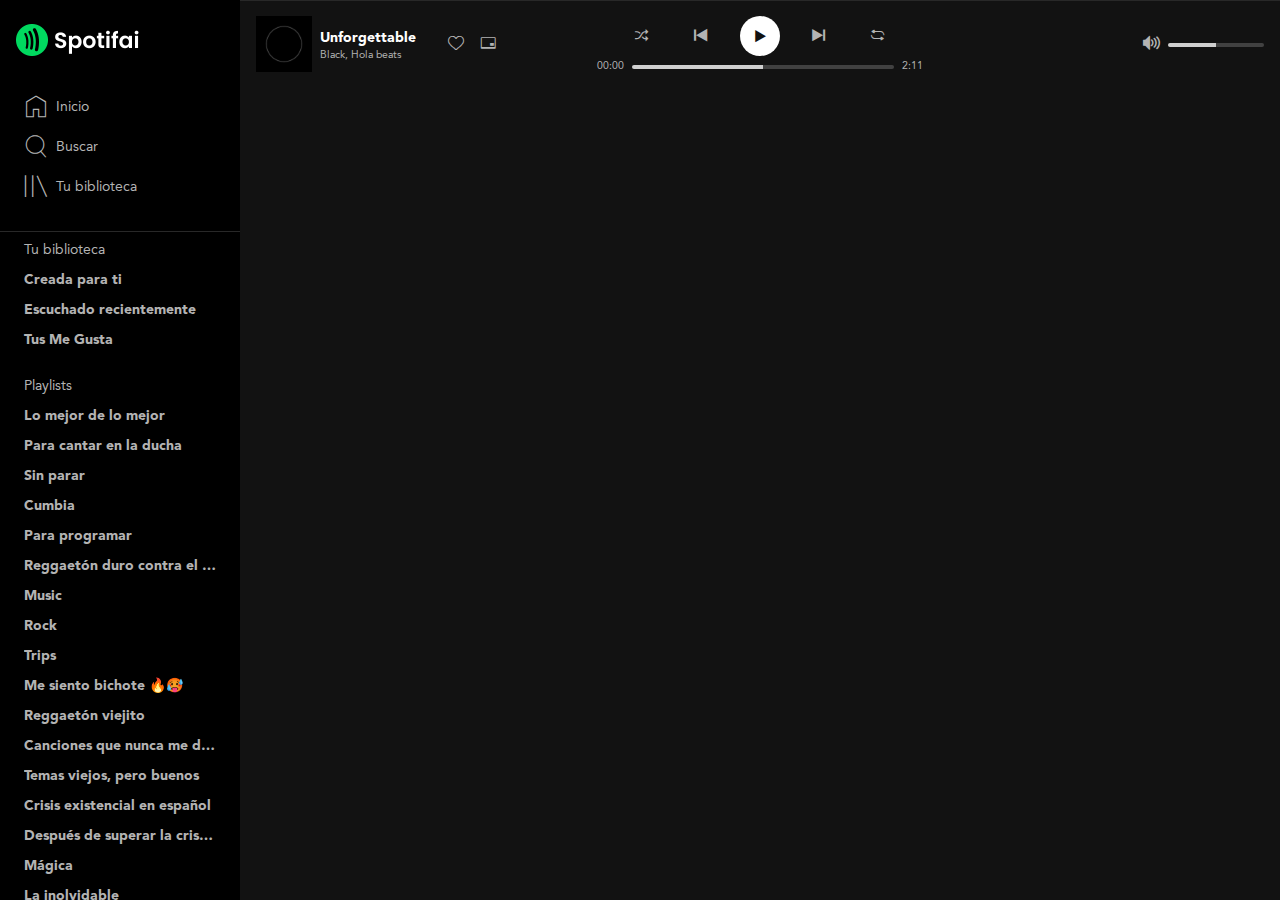
<file: albums/el-tultimo-tour.html>
<!DOCTYPE html>
<html lang="es">
	<head>
		<meta charset="UTF-8" />
		<meta http-equiv="X-UA-Compatible" content="IE=edge" />
		<meta name="viewport" content="width=device-width, initial-scale=1.0" />
		<title>Spotifai</title>

		<!-- Favicon -->
		<link
			rel="apple-touch-icon"
			sizes="57x57"
			href="../assets/favicon/apple-icon-57x57.png"
		/>
		<link
			rel="apple-touch-icon"
			sizes="60x60"
			href="../assets/favicon/apple-icon-60x60.png"
		/>
		<link
			rel="apple-touch-icon"
			sizes="72x72"
			href="../assets/favicon/apple-icon-72x72.png"
		/>
		<link
			rel="apple-touch-icon"
			sizes="76x76"
			href="../assets/favicon/apple-icon-76x76.png"
		/>
		<link
			rel="apple-touch-icon"
			sizes="114x114"
			href="../assets/favicon/apple-icon-114x114.png"
		/>
		<link
			rel="apple-touch-icon"
			sizes="120x120"
			href="../assets/favicon/apple-icon-120x120.png"
		/>
		<link
			rel="apple-touch-icon"
			sizes="144x144"
			href="../assets/favicon/apple-icon-144x144.png"
		/>
		<link
			rel="apple-touch-icon"
			sizes="152x152"
			href="../assets/favicon/apple-icon-152x152.png"
		/>
		<link
			rel="apple-touch-icon"
			sizes="180x180"
			href="../assets/favicon/apple-icon-180x180.png"
		/>
		<link
			rel="icon"
			type="image/png"
			sizes="192x192"
			href="../assets/favicon/android-icon-192x192.png"
		/>
		<link
			rel="icon"
			type="image/png"
			sizes="32x32"
			href="../assets/favicon/favicon-32x32.png"
		/>
		<link
			rel="icon"
			type="image/png"
			sizes="96x96"
			href="../assets/favicon/favicon-96x96.png"
		/>
		<link
			rel="icon"
			type="image/png"
			sizes="16x16"
			href="../assets/favicon/favicon-16x16.png"
		/>
		<link rel="manifest" href="../assets/favicon/manifest.json" />
		<meta name="msapplication-TileColor" content="#ffffff" />
		<meta
			name="msapplication-TileImage"
			content="../assets/favicon/ms-icon-144x144.png"
		/>
		<meta name="theme-color" content="#ffffff" />

		<!-- Styles -->
		<link rel="stylesheet" href="../css/main.css" />
		<link rel="stylesheet" href="../css/icons.css" />
		<link rel="stylesheet" href="../css/button.css" />
		<link rel="stylesheet" href="../css/logo.css" />
		<link rel="stylesheet" href="../css/link.css" />
		<link rel="stylesheet" href="../css/list.css" />
		<link rel="stylesheet" href="../css/menu.css" />
		<link rel="stylesheet" href="../css/menu-item.css" />
		<link rel="stylesheet" href="../css/sidebar.css" />
		<link rel="stylesheet" href="../css/ellipsis.css" />
		<link rel="stylesheet" href="../css/slider.css" />
		<link rel="stylesheet" href="../css/player-controls.css" />
		<link rel="stylesheet" href="../css/player-playback.css" />
		<link rel="stylesheet" href="../css/player-volume.css" />
		<link rel="stylesheet" href="../css/player.css" />
		<link rel="stylesheet" href="../css/now-playing.css" />
		<link rel="stylesheet" href="../css/playlist-a.css" />
		<link rel="stylesheet" href="../css/playlist-b.css" />
		<link rel="stylesheet" href="../css/playlist-list.css" />
		<link rel="stylesheet" href="../css/search.css" />
		<link rel="stylesheet" href="../css/navigation.css" />
		<link rel="stylesheet" href="../css/header.css" />
		<link rel="stylesheet" href="../css/sticky.css" />
		<link rel="stylesheet" href="../css/profile.css" />
		<link rel="stylesheet" href="../css/album/page-a.css" />
		<link rel="stylesheet" href="../css/layout.css" />
		<link rel="stylesheet" href="../css/float-menu.css" />
		<link rel="stylesheet" href="../css/scrollbar.css" />
		<link rel="stylesheet" href="../css/like-button.css" />
		<link rel="stylesheet" href="../css/album/album-details.css" />
		<link rel="stylesheet" href="../css/album/filterbar.css" />
		<link rel="stylesheet" href="../css/album/album-top.css" />
		<link rel="stylesheet" href="../css/album/album-song.css" />
		<link rel="stylesheet" href="../css/album/album.css" />
	</head>
	<body class="body">
		<div class="layout">
			<div class="layout-block">
				<div class="layout-sidebar">
					<div class="sidebar">
						<header class="logo" role="banner">
							<a href="../index.html" aria-current="page">
								<img
									class="logo-image"
									src="../assets/images/spotifai-logo.png"
									height="32"
									width="144"
									alt="Logo de Spotifai"
								/>
							</a>
						</header>
						<nav class="menu" aria-label="Menu principal">
							<ul class="menu-list">
								<li class="menuItem">
									<a class="link" href="../index.html" aria-current="page">
										<i class="icon-home" aria-hidden="true"></i>
										<span>Inicio</span>
									</a>
								</li>
								<li class="menuItem">
									<a class="link" href="../search.html">
										<i class="icon-search" aria-hidden="true"></i>
										<span>Buscar</span>
									</a>
								</li>
								<li class="menuItem">
									<a class="link" href="../library.html">
										<i class="icon-library" aria-hidden="true"></i>
										<span>Tu biblioteca</span>
									</a>
								</li>
							</ul>
						</nav>
						<div class="menu-playlists">
							<nav class="list" aria-labelledby="library-navigation">
								<h2 class="list-title" id="library-navigation">
									Tu biblioteca
								</h2>
								<ul class="list-content">
									<li class="list-item">
										<a
											class="link"
											title="Creada para ti"
											href="./el-tultimo-tour.html"
											>Creada para ti</a
										>
									</li>
									<li class="list-item">
										<a
											class="link"
											title="Escuchado recientemente"
											href="./homerun.html"
											>Escuchado recientemente</a
										>
									</li>
									<li class="list-item">
										<a
											class="link"
											title="Tus Me Gusta"
											href="./blondes-have-more-fun.html"
											>Tus Me Gusta</a
										>
									</li>
								</ul>
							</nav>
							<nav class="list" aria-labelledby="playlist-navigation">
								<h2 class="list-title" id="playlist-navigation">Playlists</h2>
								<ul class="list-content">
									<li class="list-item">
										<span class="ellipsis">
											<a
												class="link"
												title="Lo mejor de lo mejor"
												href="./el-tultimo-tour.html"
												>Lo mejor de lo mejor</a
											>
										</span>
									</li>
									<li class="list-item">
										<span class="ellipsis">
											<a
												class="link"
												title="Para cantar en la ducha"
												href="./homerun.html"
												>Para cantar en la ducha</a
											>
										</span>
									</li>
									<li class="list-item">
										<span class="ellipsis">
											<a
												class="link"
												title="Sin parar"
												href="./blondes-have-more-fun.html"
												>Sin parar</a
											>
										</span>
									</li>
									<li class="list-item">
										<span class="ellipsis">
											<a
												class="link"
												title="Cumbia"
												href="./el-tultimo-tour.html"
												>Cumbia</a
											>
										</span>
									</li>
									<li class="list-item">
										<span class="ellipsis">
											<a
												class="link"
												title="Para programar"
												href="./homerun.html"
												>Para programar</a
											>
										</span>
									</li>
									<li class="list-item">
										<span class="ellipsis">
											<a
												class="link"
												title="Reggaetón duro contra el muro"
												href="./blondes-have-more-fun.html"
												>Reggaetón duro contra el muro</a
											>
										</span>
									</li>
									<li class="list-item">
										<span class="ellipsis">
											<a
												class="link"
												title="Music"
												href="./el-tultimo-tour.html"
												>Music</a
											>
										</span>
									</li>
									<li class="list-item">
										<span class="ellipsis">
											<a class="link" title="Rock" href="./homerun.html"
												>Rock</a
											>
										</span>
									</li>
									<li class="list-item">
										<span class="ellipsis">
											<a
												class="link"
												title="Trips"
												href="./blondes-have-more-fun.html"
												>Trips</a
											>
										</span>
									</li>
									<li class="list-item">
										<span class="ellipsis">
											<a
												class="link"
												title="Me siento bichote 🔥🥵"
												href="./el-tultimo-tour.html"
												>Me siento bichote 🔥🥵</a
											>
										</span>
									</li>
									<li class="list-item">
										<span class="ellipsis">
											<a
												class="link"
												title="Reggaetón viejito"
												href="./homerun.html"
												>Reggaetón viejito</a
											>
										</span>
									</li>
									<li class="list-item">
										<span class="ellipsis">
											<a
												class="link"
												title="Canciones que nunca me dedicarán :'("
												href="./blondes-have-more-fun.html"
												>Canciones que nunca me dedicarán :'(</a
											>
										</span>
									</li>
									<li class="list-item">
										<span class="ellipsis">
											<a
												class="link"
												title="Temas viejos, pero buenos"
												href="./el-tultimo-tour.html"
												>Temas viejos, pero buenos</a
											>
										</span>
									</li>
									<li class="list-item">
										<span class="ellipsis">
											<a
												class="link"
												title="Crisis existencial en español"
												href="./homerun.html"
												>Crisis existencial en español</a
											>
										</span>
									</li>
									<li class="list-item">
										<span class="ellipsis">
											<a
												class="link"
												title="Después de superar la crisis :v"
												href="./blondes-have-more-fun.html"
												>Después de superar la crisis :v</a
											>
										</span>
									</li>
									<li class="list-item">
										<span class="ellipsis">
											<a
												class="link"
												title="Mágica"
												href="./el-tultimo-tour.html"
												>Mágica</a
											>
										</span>
									</li>
									<li class="list-item">
										<span class="ellipsis">
											<a
												class="link"
												title="La inolvidable"
												href="./homerun.html"
												>La inolvidable</a
											>
										</span>
									</li>
									<li class="list-item">
										<span class="ellipsis">
											<a
												class="link"
												title="Para sufrir con clase"
												href="./blondes-have-more-fun.html"
												>Para sufrir con clase</a
											>
										</span>
									</li>
									<li class="list-item">
										<span class="ellipsis">
											<a
												class="link"
												title="Memories"
												href="./el-tultimo-tour.html"
												>Memories</a
											>
										</span>
									</li>
									<li class="list-item">
										<span class="ellipsis">
											<a class="link" title="Disco" href="./homerun.html"
												>Disco</a
											>
										</span>
									</li>
									<li class="list-item">
										<span class="ellipsis">
											<a
												class="link"
												title="Descubrimiento semanal"
												href="./blondes-have-more-fun.html"
												>Descubrimiento semanal</a
											>
										</span>
									</li>
								</ul>
							</nav>
						</div>
					</div>
				</div>
				<div class="layout-main">
					<div class="page">
						<div class="sticky">
							<div class="page-block">
								<header class="header" aria-label="Barra superior">
									<div class="navigation">
										<button
											class="navigation-prev"
											aria-label="Volver"
											title="Volver"
										>
											<i class="icon-arrow-left" aria-hidden="true"></i>
										</button>
										<button
											class="navigation-next"
											disabled
											aria-label="Avanzar"
											title="Avanzar"
										>
											<i class="icon-arrow-right" aria-hidden="true"></i>
										</button>
									</div>
									<form
										class="search"
										role="search"
										aria-label="Buscar por Artistas, canciones o podcasts"
									>
										<i class="icon-search" aria-hidden="true"></i>
										<input
											type="search"
											placeholder="Artistas, canciones o podcasts"
										/>
									</form>
									<button
										class="profile"
										aria-label="Ver opciones de la cuenta"
										role="switch"
										aria-checked="false"
									>
										<figure class="profile-photo">
											<img
												src="../assets/images/profile.png"
												alt="Foto del usuario Andres Valdivia"
												height="28"
												width="28"
											/>
										</figure>
										<span class="profile-name">Andrés Valdivia Cuzcano</span>
										<i class="icon-drop"></i>
										<div class="floatMenu">
											<ul class="floatMenu-options">
												<li>
													<a href="#">
														<span>Cuenta</span>
														<i class="icon-external-link"></i>
													</a>
												</li>
												<li>
													<a href="#">
														<span>Perfil</span>
													</a>
												</li>
												<li>
													<a href="#">
														<span>Cámbiate a Premium</span>
														<i class="icon-external-link"></i>
													</a>
												</li>
												<li>
													<a href="#">
														<span>Cerrar sesión</span>
													</a>
												</li>
											</ul>
										</div>
									</button>
								</header>
							</div>
						</div>
						<section class="albumDetails">
							<h2 class="albumDetails-title">Weathering With You</h2>
							<div class="albumDetails-description">
								<h3 class="albumDetails-artist">Anime Hits</h3>
								<p class="albumDetails-followers">2,611,830 seguidores</p>
							</div>
							<button class="albumDetails-playButton">Reproducir</button>
						</section>
						<section class="album">
							<form
								class="filterbar"
								role="seacrh"
								aria-label="Filtrar por cancion"
							>
								<i class="icon-search" aria-hidden="true"></i>
								<input type="search" placeholder="Filtrar" />
							</form>
							<div class="albumTop">
								<div class="albumTop-songDescription">
									<p>Título</p>
									<p>Artista</p>
									<p>Álbum</p>
								</div>
								<div class="albumTop-songDetails">
									<span class="albumTop-calendar">
										<i class="icon-calendar" aria-hidden="true"></i>
									</span>
									<span class="albumTop-clock">
										<i class="icon-clock" aria-hidden="true"></i>
									</span>
								</div>
							</div>
							<div class="album-playlist">
								<article class="albumSong">
									<div class="albumSong-actions">
										<button class="albumSong-play">
											<i class="icon-play" aria-hidden="true"></i>
										</button>
										<button
											class="likeButton"
											aria-label="Guardar en tu biblioteca"
											title="Guardar en tu biblioteca"
											role="switch"
											aria-checked="false"
										>
											<i class="icon-heart-active" aria-hidden="true"></i>
											<i class="icon-heart" aria-hidden="true"></i>
										</button>
									</div>
									<div class="albumSong-description">
										<h4 class="albumSong-title">Grand Escape</h4>
										<h4 class="albumSong-artist">Radwimps</h4>
										<h4 class="albumSong-album">Weathering With You</h4>
									</div>
									<div class="albumSong-details">
										<p class="albumSong-release">2021-02-10</p>
										<p class="albumSong-duration">3:25</p>
									</div>
								</article>
								<article class="albumSong">
									<div class="albumSong-actions">
										<button class="albumSong-play">
											<i class="icon-play" aria-hidden="true"></i>
										</button>
										<button
											class="likeButton"
											aria-label="Guardar en tu biblioteca"
											title="Guardar en tu biblioteca"
											role="switch"
											aria-checked="false"
										>
											<i class="icon-heart-active" aria-hidden="true"></i>
											<i class="icon-heart" aria-hidden="true"></i>
										</button>
									</div>
									<div class="albumSong-description">
										<h4 class="albumSong-title">Grand Escape</h4>
										<h4 class="albumSong-artist">Radwimps</h4>
										<h4 class="albumSong-album">Weathering With You</h4>
									</div>
									<div class="albumSong-details">
										<p class="albumSong-release">2021-02-10</p>
										<p class="albumSong-duration">3:25</p>
									</div>
								</article>
								<article class="albumSong">
									<div class="albumSong-actions">
										<button class="albumSong-play">
											<i class="icon-play" aria-hidden="true"></i>
										</button>
										<button
											class="likeButton"
											aria-label="Guardar en tu biblioteca"
											title="Guardar en tu biblioteca"
											role="switch"
											aria-checked="false"
										>
											<i class="icon-heart-active" aria-hidden="true"></i>
											<i class="icon-heart" aria-hidden="true"></i>
										</button>
									</div>
									<div class="albumSong-description">
										<h4 class="albumSong-title">Grand Escape</h4>
										<h4 class="albumSong-artist">Radwimps</h4>
										<h4 class="albumSong-album">Weathering With You</h4>
									</div>
									<div class="albumSong-details">
										<p class="albumSong-release">2021-02-10</p>
										<p class="albumSong-duration">3:25</p>
									</div>
								</article>
								<article class="albumSong">
									<div class="albumSong-actions">
										<button class="albumSong-play">
											<i class="icon-play" aria-hidden="true"></i>
										</button>
										<button
											class="likeButton"
											aria-label="Guardar en tu biblioteca"
											title="Guardar en tu biblioteca"
											role="switch"
											aria-checked="false"
										>
											<i class="icon-heart-active" aria-hidden="true"></i>
											<i class="icon-heart" aria-hidden="true"></i>
										</button>
									</div>
									<div class="albumSong-description">
										<h4 class="albumSong-title">Grand Escape</h4>
										<h4 class="albumSong-artist">Radwimps</h4>
										<h4 class="albumSong-album">Weathering With You</h4>
									</div>
									<div class="albumSong-details">
										<p class="albumSong-release">2021-02-10</p>
										<p class="albumSong-duration">3:25</p>
									</div>
								</article>
								<article class="albumSong">
									<div class="albumSong-actions">
										<button class="albumSong-play">
											<i class="icon-play" aria-hidden="true"></i>
										</button>
										<button
											class="likeButton"
											aria-label="Guardar en tu biblioteca"
											title="Guardar en tu biblioteca"
											role="switch"
											aria-checked="false"
										>
											<i class="icon-heart-active" aria-hidden="true"></i>
											<i class="icon-heart" aria-hidden="true"></i>
										</button>
									</div>
									<div class="albumSong-description">
										<h4 class="albumSong-title">Grand Escape</h4>
										<h4 class="albumSong-artist">Radwimps</h4>
										<h4 class="albumSong-album">Weathering With You</h4>
									</div>
									<div class="albumSong-details">
										<p class="albumSong-release">2021-02-10</p>
										<p class="albumSong-duration">3:25</p>
									</div>
								</article>
								<article class="albumSong">
									<div class="albumSong-actions">
										<button class="albumSong-play">
											<i class="icon-play" aria-hidden="true"></i>
										</button>
										<button
											class="likeButton"
											aria-label="Guardar en tu biblioteca"
											title="Guardar en tu biblioteca"
											role="switch"
											aria-checked="false"
										>
											<i class="icon-heart-active" aria-hidden="true"></i>
											<i class="icon-heart" aria-hidden="true"></i>
										</button>
									</div>
									<div class="albumSong-description">
										<h4 class="albumSong-title">Grand Escape</h4>
										<h4 class="albumSong-artist">Radwimps</h4>
										<h4 class="albumSong-album">Weathering With You</h4>
									</div>
									<div class="albumSong-details">
										<p class="albumSong-release">2021-02-10</p>
										<p class="albumSong-duration">3:25</p>
									</div>
								</article>
								<article class="albumSong">
									<div class="albumSong-actions">
										<button class="albumSong-play">
											<i class="icon-play" aria-hidden="true"></i>
										</button>
										<button
											class="likeButton"
											aria-label="Guardar en tu biblioteca"
											title="Guardar en tu biblioteca"
											role="switch"
											aria-checked="false"
										>
											<i class="icon-heart-active" aria-hidden="true"></i>
											<i class="icon-heart" aria-hidden="true"></i>
										</button>
									</div>
									<div class="albumSong-description">
										<h4 class="albumSong-title">Grand Escape</h4>
										<h4 class="albumSong-artist">Radwimps</h4>
										<h4 class="albumSong-album">Weathering With You</h4>
									</div>
									<div class="albumSong-details">
										<p class="albumSong-release">2021-02-10</p>
										<p class="albumSong-duration">3:25</p>
									</div>
								</article>
								<article class="albumSong">
									<div class="albumSong-actions">
										<button class="albumSong-play">
											<i class="icon-play" aria-hidden="true"></i>
										</button>
										<button
											class="likeButton"
											aria-label="Guardar en tu biblioteca"
											title="Guardar en tu biblioteca"
											role="switch"
											aria-checked="false"
										>
											<i class="icon-heart-active" aria-hidden="true"></i>
											<i class="icon-heart" aria-hidden="true"></i>
										</button>
									</div>
									<div class="albumSong-description">
										<h4 class="albumSong-title">Grand Escape</h4>
										<h4 class="albumSong-artist">Radwimps</h4>
										<h4 class="albumSong-album">Weathering With You</h4>
									</div>
									<div class="albumSong-details">
										<p class="albumSong-release">2021-02-10</p>
										<p class="albumSong-duration">3:25</p>
									</div>
								</article>
								<article class="albumSong">
									<div class="albumSong-actions">
										<button class="albumSong-play">
											<i class="icon-play" aria-hidden="true"></i>
										</button>
										<button
											class="likeButton"
											aria-label="Guardar en tu biblioteca"
											title="Guardar en tu biblioteca"
											role="switch"
											aria-checked="false"
										>
											<i class="icon-heart-active" aria-hidden="true"></i>
											<i class="icon-heart" aria-hidden="true"></i>
										</button>
									</div>
									<div class="albumSong-description">
										<h4 class="albumSong-title">Grand Escape</h4>
										<h4 class="albumSong-artist">Radwimps</h4>
										<h4 class="albumSong-album">Weathering With You</h4>
									</div>
									<div class="albumSong-details">
										<p class="albumSong-release">2021-02-10</p>
										<p class="albumSong-duration">3:25</p>
									</div>
								</article>
								<article class="albumSong">
									<div class="albumSong-actions">
										<button class="albumSong-play">
											<i class="icon-play" aria-hidden="true"></i>
										</button>
										<button
											class="likeButton"
											aria-label="Guardar en tu biblioteca"
											title="Guardar en tu biblioteca"
											role="switch"
											aria-checked="false"
										>
											<i class="icon-heart-active" aria-hidden="true"></i>
											<i class="icon-heart" aria-hidden="true"></i>
										</button>
									</div>
									<div class="albumSong-description">
										<h4 class="albumSong-title">Grand Escape</h4>
										<h4 class="albumSong-artist">Radwimps</h4>
										<h4 class="albumSong-album">Weathering With You</h4>
									</div>
									<div class="albumSong-details">
										<p class="albumSong-release">2021-02-10</p>
										<p class="albumSong-duration">3:25</p>
									</div>
								</article>
								<article class="albumSong">
									<div class="albumSong-actions">
										<button class="albumSong-play">
											<i class="icon-play" aria-hidden="true"></i>
										</button>
										<button
											class="likeButton"
											aria-label="Guardar en tu biblioteca"
											title="Guardar en tu biblioteca"
											role="switch"
											aria-checked="false"
										>
											<i class="icon-heart-active" aria-hidden="true"></i>
											<i class="icon-heart" aria-hidden="true"></i>
										</button>
									</div>
									<div class="albumSong-description">
										<h4 class="albumSong-title">Grand Escape</h4>
										<h4 class="albumSong-artist">Radwimps</h4>
										<h4 class="albumSong-album">Weathering With You</h4>
									</div>
									<div class="albumSong-details">
										<p class="albumSong-release">2021-02-10</p>
										<p class="albumSong-duration">3:25</p>
									</div>
								</article>
								<article class="albumSong">
									<div class="albumSong-actions">
										<button class="albumSong-play">
											<i class="icon-play" aria-hidden="true"></i>
										</button>
										<button
											class="likeButton"
											aria-label="Guardar en tu biblioteca"
											title="Guardar en tu biblioteca"
											role="switch"
											aria-checked="false"
										>
											<i class="icon-heart-active" aria-hidden="true"></i>
											<i class="icon-heart" aria-hidden="true"></i>
										</button>
									</div>
									<div class="albumSong-description">
										<h4 class="albumSong-title">Grand Escape</h4>
										<h4 class="albumSong-artist">Radwimps</h4>
										<h4 class="albumSong-album">Weathering With You</h4>
									</div>
									<div class="albumSong-details">
										<p class="albumSong-release">2021-02-10</p>
										<p class="albumSong-duration">3:25</p>
									</div>
								</article>
								<article class="albumSong">
									<div class="albumSong-actions">
										<button class="albumSong-play">
											<i class="icon-play" aria-hidden="true"></i>
										</button>
										<button
											class="likeButton"
											aria-label="Guardar en tu biblioteca"
											title="Guardar en tu biblioteca"
											role="switch"
											aria-checked="false"
										>
											<i class="icon-heart-active" aria-hidden="true"></i>
											<i class="icon-heart" aria-hidden="true"></i>
										</button>
									</div>
									<div class="albumSong-description">
										<h4 class="albumSong-title">Grand Escape</h4>
										<h4 class="albumSong-artist">Radwimps</h4>
										<h4 class="albumSong-album">Weathering With You</h4>
									</div>
									<div class="albumSong-details">
										<p class="albumSong-release">2021-02-10</p>
										<p class="albumSong-duration">3:25</p>
									</div>
								</article>
								<article class="albumSong">
									<div class="albumSong-actions">
										<button class="albumSong-play">
											<i class="icon-play" aria-hidden="true"></i>
										</button>
										<button
											class="likeButton"
											aria-label="Guardar en tu biblioteca"
											title="Guardar en tu biblioteca"
											role="switch"
											aria-checked="false"
										>
											<i class="icon-heart-active" aria-hidden="true"></i>
											<i class="icon-heart" aria-hidden="true"></i>
										</button>
									</div>
									<div class="albumSong-description">
										<h4 class="albumSong-title">Grand Escape</h4>
										<h4 class="albumSong-artist">Radwimps</h4>
										<h4 class="albumSong-album">Weathering With You</h4>
									</div>
									<div class="albumSong-details">
										<p class="albumSong-release">2021-02-10</p>
										<p class="albumSong-duration">3:25</p>
									</div>
								</article>
								<article class="albumSong">
									<div class="albumSong-actions">
										<button class="albumSong-play">
											<i class="icon-play" aria-hidden="true"></i>
										</button>
										<button
											class="likeButton"
											aria-label="Guardar en tu biblioteca"
											title="Guardar en tu biblioteca"
											role="switch"
											aria-checked="false"
										>
											<i class="icon-heart-active" aria-hidden="true"></i>
											<i class="icon-heart" aria-hidden="true"></i>
										</button>
									</div>
									<div class="albumSong-description">
										<h4 class="albumSong-title">Grand Escape</h4>
										<h4 class="albumSong-artist">Radwimps</h4>
										<h4 class="albumSong-album">Weathering With You</h4>
									</div>
									<div class="albumSong-details">
										<p class="albumSong-release">2021-02-10</p>
										<p class="albumSong-duration">3:25</p>
									</div>
								</article>
								<article class="albumSong">
									<div class="albumSong-actions">
										<button class="albumSong-play">
											<i class="icon-play" aria-hidden="true"></i>
										</button>
										<button
											class="likeButton"
											aria-label="Guardar en tu biblioteca"
											title="Guardar en tu biblioteca"
											role="switch"
											aria-checked="false"
										>
											<i class="icon-heart-active" aria-hidden="true"></i>
											<i class="icon-heart" aria-hidden="true"></i>
										</button>
									</div>
									<div class="albumSong-description">
										<h4 class="albumSong-title">Grand Escape</h4>
										<h4 class="albumSong-artist">Radwimps</h4>
										<h4 class="albumSong-album">Weathering With You</h4>
									</div>
									<div class="albumSong-details">
										<p class="albumSong-release">2021-02-10</p>
										<p class="albumSong-duration">3:25</p>
									</div>
								</article>
								<article class="albumSong">
									<div class="albumSong-actions">
										<button class="albumSong-play">
											<i class="icon-play" aria-hidden="true"></i>
										</button>
										<button
											class="likeButton"
											aria-label="Guardar en tu biblioteca"
											title="Guardar en tu biblioteca"
											role="switch"
											aria-checked="false"
										>
											<i class="icon-heart-active" aria-hidden="true"></i>
											<i class="icon-heart" aria-hidden="true"></i>
										</button>
									</div>
									<div class="albumSong-description">
										<h4 class="albumSong-title">Grand Escape</h4>
										<h4 class="albumSong-artist">Radwimps</h4>
										<h4 class="albumSong-album">Weathering With You</h4>
									</div>
									<div class="albumSong-details">
										<p class="albumSong-release">2021-02-10</p>
										<p class="albumSong-duration">3:25</p>
									</div>
								</article>
								<article class="albumSong">
									<div class="albumSong-actions">
										<button class="albumSong-play">
											<i class="icon-play" aria-hidden="true"></i>
										</button>
										<button
											class="likeButton"
											aria-label="Guardar en tu biblioteca"
											title="Guardar en tu biblioteca"
											role="switch"
											aria-checked="false"
										>
											<i class="icon-heart-active" aria-hidden="true"></i>
											<i class="icon-heart" aria-hidden="true"></i>
										</button>
									</div>
									<div class="albumSong-description">
										<h4 class="albumSong-title">Grand Escape</h4>
										<h4 class="albumSong-artist">Radwimps</h4>
										<h4 class="albumSong-album">Weathering With You</h4>
									</div>
									<div class="albumSong-details">
										<p class="albumSong-release">2021-02-10</p>
										<p class="albumSong-duration">3:25</p>
									</div>
								</article>
								<article class="albumSong">
									<div class="albumSong-actions">
										<button class="albumSong-play">
											<i class="icon-play" aria-hidden="true"></i>
										</button>
										<button
											class="likeButton"
											aria-label="Guardar en tu biblioteca"
											title="Guardar en tu biblioteca"
											role="switch"
											aria-checked="false"
										>
											<i class="icon-heart-active" aria-hidden="true"></i>
											<i class="icon-heart" aria-hidden="true"></i>
										</button>
									</div>
									<div class="albumSong-description">
										<h4 class="albumSong-title">Grand Escape</h4>
										<h4 class="albumSong-artist">Radwimps</h4>
										<h4 class="albumSong-album">Weathering With You</h4>
									</div>
									<div class="albumSong-details">
										<p class="albumSong-release">2021-02-10</p>
										<p class="albumSong-duration">3:25</p>
									</div>
								</article>
							</div>
						</section>
						<main class="page-block"></main>
					</div>
				</div>
			</div>
			<div class="layout-block">
				<footer class="layout-bottom">
					<section class="player">
						<article class="player-nowPlaying">
							<div class="nowPlaying">
								<figure class="nowPlaying-cover">
									<img
										src="../assets/images/now-playing.png"
										height="56"
										width="56"
										alt="Unforgettable"
									/>
								</figure>
								<div class="nowPlaying-details">
									<div class="nowPlaying-description">
										<a class="nowPlaying-title" href="#">Unforgettable</a>
										<a class="nowPlaying-artist" href="#">Black, Hola beats</a>
									</div>
									<div class="nowPlaying-actions">
										<button
											class="likeButton"
											aria-label="Guardar en tu biblioteca"
											title="Guardar en tu biblioteca"
											role="switch"
											aria-checked="false"
										>
											<i class="icon-heart-active" aria-hidden="true"></i>
											<i class="icon-heart" aria-hidden="true"></i>
										</button>
										<button
											class="player-control"
											aria-label="Activar ventana flotante"
											title="Activar ventana flotante"
											role="switch"
											aria-checked="false"
										>
											<i class="icon-minimize" aria-hidden="true"></i>
										</button>
									</div>
								</div>
							</div>
						</article>
						<article class="player-playerControls">
							<div class="playerControls">
								<div
									class="playerControls-buttons"
									aria-label="Controles de reproduccion"
								>
									<button
										class="buttonIcon"
										aria-label="Aleatorio"
										title="Aleatorio"
									>
										<i class="icon-shuffle" aria-hidden="true"></i>
									</button>
									<button
										class="buttonIcon"
										aria-label="Anterior"
										title="Anterior"
									>
										<i class="icon-prev" aria-hidden="true"></i>
									</button>
									<button
										id="play-button"
										class="buttonIcon is-white"
										aria-label="Reproducir"
										title="Reproducir"
										role="switch"
										aria-checked="false"
									>
										<i class="icon-play" aria-hidden="true"></i>
									</button>
									<button
										class="buttonIcon"
										aria-label="Siguiente"
										title="Siguiente"
									>
										<i class="icon-next" aria-hidden="true"></i>
									</button>
									<button
										class="buttonIcon"
										aria-label="Repetir"
										title="Repetir"
									>
										<i class="icon-repeat" aria-hidden="true"></i>
									</button>
								</div>
								<audio
									id="audio"
									src="../assets/audio/unforgettable.mp4"
								></audio>
								<div class="playerPlayback">
									<span
										id="audio-currentTime"
										class="playerPlayback-progressTime"
										>00:00</span
									>
									<input
										id="progressBar"
										class="slider"
										type="range"
										min="0"
										value="0"
									/>
									<span id="audio-limit" class="playerPlayback-progressTime"
										>00:00</span
									>
								</div>
							</div>
						</article>
						<article class="player-playerVolume">
							<div class="playerVolume">
								<button
									id="volume-button"
									class="player-control"
									aria-label="Silenciar"
									aria-describedby="volume-icon"
								>
									<i
										id="volume-icon"
										class="icon-volume-high"
										role="presentation"
										aria-label="Volumen alto"
									></i>
								</button>
								<div class="playerVolume-slider">
									<input
										id="volume"
										class="slider"
										type="range"
										min="0"
										max="100"
										value="100"
									/>
								</div>
							</div>
						</article>
					</section>
				</footer>
			</div>
		</div>
		<script src="../js/slider.js"></script>
		<script src="../js/float-menu.js"></script>
		<script src="../js/player.js"></script>
		<script src="../js/volume.js"></script>
		<script src="../js/like-button.js"></script>
	</body>
</html>
</file>
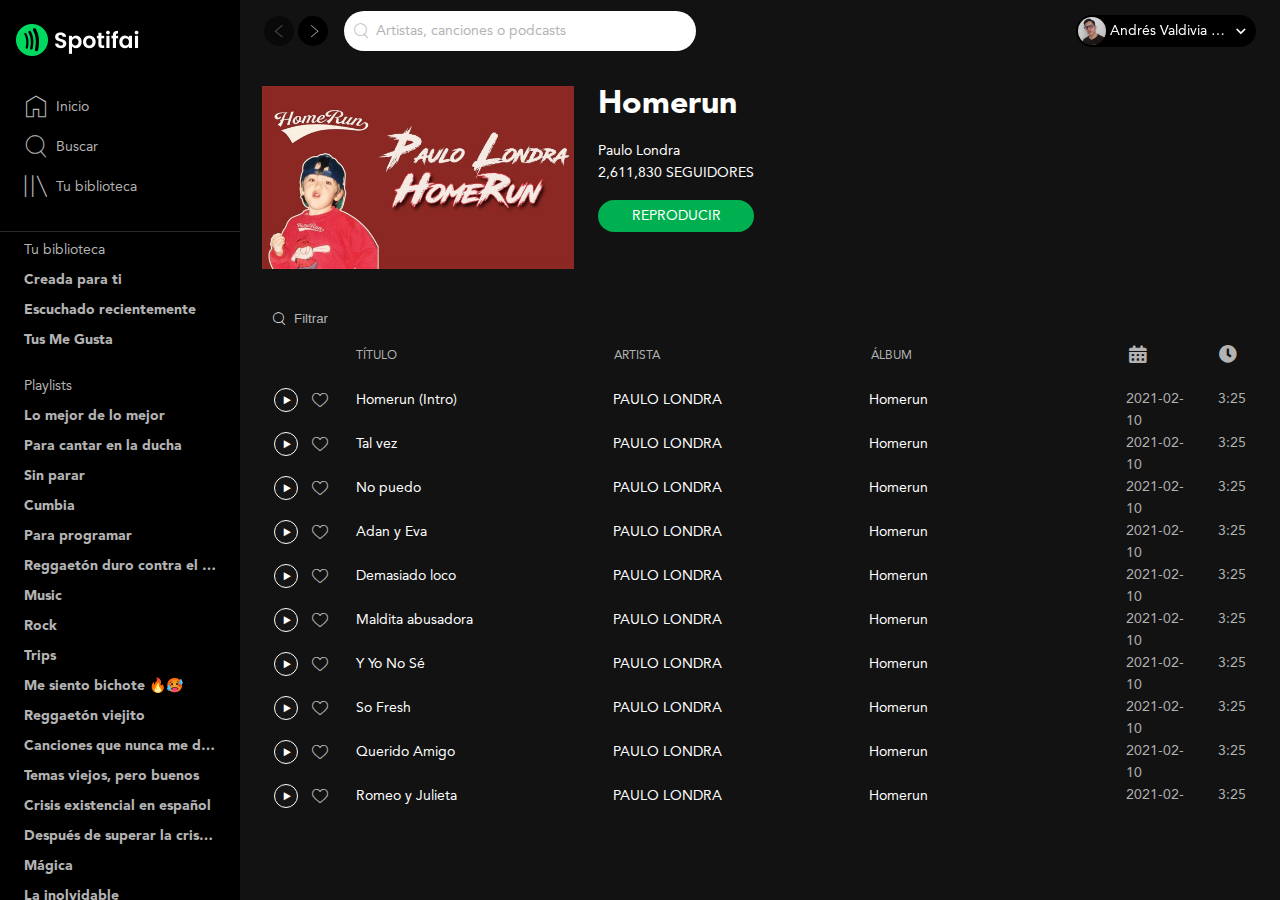
<file: albums/homerun.html>
<!DOCTYPE html>
<html lang="es">
	<head>
		<meta charset="UTF-8" />
		<meta http-equiv="X-UA-Compatible" content="IE=edge" />
		<meta name="viewport" content="width=device-width, initial-scale=1.0" />

		<!-- Primary Meta Tags -->
		<title>Spotifai</title>
		<meta name="title" content="Spotifai" />
		<meta name="author" content="Andres Valdivia Cuzcano" />
		<meta
			name="description"
			content="Spotifai es un servicio de música digital que le brinda acceso a millones de canciones."
		/>

		<!-- Open Graph / Facebook -->
		<meta property="og:type" content="website" />
		<meta
			property="og:url"
			content="https://pandresvaldivia.github.io/Spotifai/"
		/>
		<meta property="og:title" content="Spotifai" />
		<meta
			property="og:description"
			content="Spotifai es un servicio de música digital que le brinda acceso a millones de canciones."
		/>
		<meta
			property="og:image"
			content="https://pandresvaldivia.github.io/Spotifai/assets/images/thumbnail.png"
		/>

		<!-- Twitter -->
		<meta property="twitter:card" content="summary_large_image" />
		<meta
			property="twitter:url"
			content="https://pandresvaldivia.github.io/Spotifai/"
		/>
		<meta property="twitter:title" content="Spotifai" />
		<meta
			property="twitter:description"
			content="Spotifai es un servicio de música digital que le brinda acceso a millones de canciones."
		/>
		<meta
			property="twitter:image"
			content="https://pandresvaldivia.github.io/Spotifai/assets/images/thumbnail.png"
		/>

		<!-- Favicon -->
		<link
			rel="apple-touch-icon"
			sizes="57x57"
			href="../assets/favicon/apple-icon-57x57.png"
		/>
		<link
			rel="apple-touch-icon"
			sizes="60x60"
			href="../assets/favicon/apple-icon-60x60.png"
		/>
		<link
			rel="apple-touch-icon"
			sizes="72x72"
			href="../assets/favicon/apple-icon-72x72.png"
		/>
		<link
			rel="apple-touch-icon"
			sizes="76x76"
			href="../assets/favicon/apple-icon-76x76.png"
		/>
		<link
			rel="apple-touch-icon"
			sizes="114x114"
			href="../assets/favicon/apple-icon-114x114.png"
		/>
		<link
			rel="apple-touch-icon"
			sizes="120x120"
			href="../assets/favicon/apple-icon-120x120.png"
		/>
		<link
			rel="apple-touch-icon"
			sizes="144x144"
			href="../assets/favicon/apple-icon-144x144.png"
		/>
		<link
			rel="apple-touch-icon"
			sizes="152x152"
			href="../assets/favicon/apple-icon-152x152.png"
		/>
		<link
			rel="apple-touch-icon"
			sizes="180x180"
			href="../assets/favicon/apple-icon-180x180.png"
		/>
		<link
			rel="icon"
			type="image/png"
			sizes="192x192"
			href="../assets/favicon/android-icon-192x192.png"
		/>
		<link
			rel="icon"
			type="image/png"
			sizes="32x32"
			href="../assets/favicon/favicon-32x32.png"
		/>
		<link
			rel="icon"
			type="image/png"
			sizes="96x96"
			href="../assets/favicon/favicon-96x96.png"
		/>
		<link
			rel="icon"
			type="image/png"
			sizes="16x16"
			href="../assets/favicon/favicon-16x16.png"
		/>
		<link rel="manifest" href="../assets/favicon/manifest.json" />
		<meta name="msapplication-TileColor" content="#ffffff" />
		<meta
			name="msapplication-TileImage"
			content="../assets/favicon/ms-icon-144x144.png"
		/>
		<meta name="theme-color" content="#ffffff" />

		<!-- Styles -->
		<link rel="stylesheet" href="../css/main.css" />
		<link rel="stylesheet" href="../css/icons.css" />
		<link rel="stylesheet" href="../css/button.css" />
		<link rel="stylesheet" href="../css/logo.css" />
		<link rel="stylesheet" href="../css/link.css" />
		<link rel="stylesheet" href="../css/list.css" />
		<link rel="stylesheet" href="../css/menu.css" />
		<link rel="stylesheet" href="../css/menu-item.css" />
		<link rel="stylesheet" href="../css/sidebar.css" />
		<link rel="stylesheet" href="../css/ellipsis.css" />
		<link rel="stylesheet" href="../css/slider.css" />
		<link rel="stylesheet" href="../css/player-controls.css" />
		<link rel="stylesheet" href="../css/player-playback.css" />
		<link rel="stylesheet" href="../css/player-volume.css" />
		<link rel="stylesheet" href="../css/player.css" />
		<link rel="stylesheet" href="../css/now-playing.css" />
		<link rel="stylesheet" href="../css/playlist-a.css" />
		<link rel="stylesheet" href="../css/playlist-b.css" />
		<link rel="stylesheet" href="../css/playlist-list.css" />
		<link rel="stylesheet" href="../css/search.css" />
		<link rel="stylesheet" href="../css/navigation.css" />
		<link rel="stylesheet" href="../css/header.css" />
		<link rel="stylesheet" href="../css/sticky.css" />
		<link rel="stylesheet" href="../css/profile.css" />
		<link rel="stylesheet" href="../css/layout.css" />
		<link rel="stylesheet" href="../css/float-menu.css" />
		<link rel="stylesheet" href="../css/scrollbar.css" />
		<link rel="stylesheet" href="../css/like-button.css" />
		<link rel="stylesheet" href="../css/album/album-details-b.css" />
		<link rel="stylesheet" href="../css/album/filterbar.css" />
		<link rel="stylesheet" href="../css/album/album-top.css" />
		<link rel="stylesheet" href="../css/album/album-song.css" />
		<link rel="stylesheet" href="../css/album/album-b.css" />
	</head>
	<body class="body">
		<div class="layout">
			<div class="sidebar">
				<header class="logo" role="banner">
					<a href="../index.html" aria-current="page">
						<img
							class="logo-image"
							src="../assets/images/spotifai-logo.png"
							height="32"
							width="144"
							alt="Logo de Spotifai"
						/>
					</a>
				</header>
				<nav class="menu" aria-label="Menu principal">
					<ul class="menu-list">
						<li class="menuItem">
							<a class="link" href="../index.html" aria-current="page">
								<i class="icon-home" aria-hidden="true"></i>
								<span>Inicio</span>
							</a>
						</li>
						<li class="menuItem">
							<a class="link" href="../search.html">
								<i class="icon-search" aria-hidden="true"></i>
								<span>Buscar</span>
							</a>
						</li>
						<li class="menuItem">
							<a class="link" href="../library.html">
								<i class="icon-library" aria-hidden="true"></i>
								<span>Tu biblioteca</span>
							</a>
						</li>
					</ul>
				</nav>
				<div class="menu-playlists">
					<nav class="list" aria-labelledby="library-navigation">
						<h2 class="list-title" id="library-navigation">Tu biblioteca</h2>
						<ul class="list-content">
							<li class="list-item">
								<a
									class="link"
									title="Creada para ti"
									href="./el-tultimo-tour.html"
									>Creada para ti</a
								>
							</li>
							<li class="list-item">
								<a
									class="link"
									title="Escuchado recientemente"
									href="./homerun.html"
									>Escuchado recientemente</a
								>
							</li>
							<li class="list-item">
								<a
									class="link"
									title="Tus Me Gusta"
									href="./blondes-have-more-fun.html"
									>Tus Me Gusta</a
								>
							</li>
						</ul>
					</nav>
					<nav class="list" aria-labelledby="playlist-navigation">
						<h2 class="list-title" id="playlist-navigation">Playlists</h2>
						<ul class="list-content">
							<li class="list-item">
								<span class="ellipsis">
									<a
										class="link"
										title="Lo mejor de lo mejor"
										href="./el-tultimo-tour.html"
										>Lo mejor de lo mejor</a
									>
								</span>
							</li>
							<li class="list-item">
								<span class="ellipsis">
									<a
										class="link"
										title="Para cantar en la ducha"
										href="./homerun.html"
										>Para cantar en la ducha</a
									>
								</span>
							</li>
							<li class="list-item">
								<span class="ellipsis">
									<a
										class="link"
										title="Sin parar"
										href="./blondes-have-more-fun.html"
										>Sin parar</a
									>
								</span>
							</li>
							<li class="list-item">
								<span class="ellipsis">
									<a class="link" title="Cumbia" href="./el-tultimo-tour.html"
										>Cumbia</a
									>
								</span>
							</li>
							<li class="list-item">
								<span class="ellipsis">
									<a class="link" title="Para programar" href="./homerun.html"
										>Para programar</a
									>
								</span>
							</li>
							<li class="list-item">
								<span class="ellipsis">
									<a
										class="link"
										title="Reggaetón duro contra el muro"
										href="./blondes-have-more-fun.html"
										>Reggaetón duro contra el muro</a
									>
								</span>
							</li>
							<li class="list-item">
								<span class="ellipsis">
									<a class="link" title="Music" href="./el-tultimo-tour.html"
										>Music</a
									>
								</span>
							</li>
							<li class="list-item">
								<span class="ellipsis">
									<a class="link" title="Rock" href="./homerun.html">Rock</a>
								</span>
							</li>
							<li class="list-item">
								<span class="ellipsis">
									<a
										class="link"
										title="Trips"
										href="./blondes-have-more-fun.html"
										>Trips</a
									>
								</span>
							</li>
							<li class="list-item">
								<span class="ellipsis">
									<a
										class="link"
										title="Me siento bichote 🔥🥵"
										href="./el-tultimo-tour.html"
										>Me siento bichote 🔥🥵</a
									>
								</span>
							</li>
							<li class="list-item">
								<span class="ellipsis">
									<a
										class="link"
										title="Reggaetón viejito"
										href="./homerun.html"
										>Reggaetón viejito</a
									>
								</span>
							</li>
							<li class="list-item">
								<span class="ellipsis">
									<a
										class="link"
										title="Canciones que nunca me dedicarán :'("
										href="./blondes-have-more-fun.html"
										>Canciones que nunca me dedicarán :'(</a
									>
								</span>
							</li>
							<li class="list-item">
								<span class="ellipsis">
									<a
										class="link"
										title="Temas viejos, pero buenos"
										href="./el-tultimo-tour.html"
										>Temas viejos, pero buenos</a
									>
								</span>
							</li>
							<li class="list-item">
								<span class="ellipsis">
									<a
										class="link"
										title="Crisis existencial en español"
										href="./homerun.html"
										>Crisis existencial en español</a
									>
								</span>
							</li>
							<li class="list-item">
								<span class="ellipsis">
									<a
										class="link"
										title="Después de superar la crisis :v"
										href="./blondes-have-more-fun.html"
										>Después de superar la crisis :v</a
									>
								</span>
							</li>
							<li class="list-item">
								<span class="ellipsis">
									<a class="link" title="Mágica" href="./el-tultimo-tour.html"
										>Mágica</a
									>
								</span>
							</li>
							<li class="list-item">
								<span class="ellipsis">
									<a class="link" title="La inolvidable" href="./homerun.html"
										>La inolvidable</a
									>
								</span>
							</li>
							<li class="list-item">
								<span class="ellipsis">
									<a
										class="link"
										title="Para sufrir con clase"
										href="./blondes-have-more-fun.html"
										>Para sufrir con clase</a
									>
								</span>
							</li>
							<li class="list-item">
								<span class="ellipsis">
									<a class="link" title="Memories" href="./el-tultimo-tour.html"
										>Memories</a
									>
								</span>
							</li>
							<li class="list-item">
								<span class="ellipsis">
									<a class="link" title="Disco" href="./homerun.html">Disco</a>
								</span>
							</li>
							<li class="list-item">
								<span class="ellipsis">
									<a
										class="link"
										title="Descubrimiento semanal"
										href="./blondes-have-more-fun.html"
										>Descubrimiento semanal</a
									>
								</span>
							</li>
						</ul>
					</nav>
				</div>
			</div>

			<div class="page">
				<div class="sticky">
					<div class="page-block">
						<header class="header" aria-label="Barra superior">
							<div class="navigation">
								<button
									id="prev"
									class="navigation-prev"
									aria-label="Volver"
									title="Volver"
								>
									<i class="icon-arrow-left" aria-hidden="true"></i>
								</button>
								<button
									id="next"
									class="navigation-next"
									aria-label="Avanzar"
									title="Avanzar"
								>
									<i class="icon-arrow-right" aria-hidden="true"></i>
								</button>
							</div>
							<form
								class="search"
								role="search"
								aria-label="Buscar por Artistas, canciones o podcasts"
							>
								<i class="icon-search" aria-hidden="true"></i>
								<input
									type="search"
									placeholder="Artistas, canciones o podcasts"
								/>
							</form>
							<button
								class="profile"
								aria-label="Ver opciones de la cuenta"
								role="switch"
								aria-checked="false"
							>
								<figure class="profile-photo">
									<img
										src="../assets/images/profile.png"
										alt="Foto del usuario Andres Valdivia"
										height="28"
										width="28"
									/>
								</figure>
								<span class="profile-name">Andrés Valdivia Cuzcano</span>
								<i class="icon-drop"></i>
								<div class="floatMenu">
									<ul class="floatMenu-options">
										<li>
											<a href="#">
												<span>Cuenta</span>
												<i class="icon-external-link"></i>
											</a>
										</li>
										<li>
											<a href="#">
												<span>Perfil</span>
											</a>
										</li>
										<li>
											<a href="#">
												<span>Cámbiate a Premium</span>
												<i class="icon-external-link"></i>
											</a>
										</li>
										<li>
											<a href="#">
												<span>Cerrar sesión</span>
											</a>
										</li>
									</ul>
								</div>
							</button>
						</header>
					</div>
				</div>
				<section class="albumDetails">
					<div class="albumDetails-block">
						<figure class="albumDetails-cover">
							<img
								src="../assets/images/homerun-cover.png"
								height="183"
								width="325"
								alt="Cover del album Homerun"
							/>
						</figure>
					</div>
					<div class="albumDetails-block">
						<h2 class="albumDetails-title">Homerun</h2>
						<div class="albumDetails-description">
							<h3 class="albumDetails-artist">Paulo Londra</h3>
							<p class="albumDetails-followers">2,611,830 seguidores</p>
						</div>
						<button class="albumDetails-playButton">Reproducir</button>
					</div>
				</section>
				<main class="album">
					<form
						class="filterbar"
						role="seacrh"
						aria-label="Filtrar por cancion"
					>
						<i class="icon-search" aria-hidden="true"></i>
						<input type="search" placeholder="Filtrar" />
					</form>
					<div class="albumTop">
						<div class="albumTop-songDescription">
							<p>Título</p>
							<p>Artista</p>
							<p>Álbum</p>
						</div>
						<div class="albumTop-songDetails">
							<span class="albumTop-calendar">
								<i class="icon-calendar" aria-hidden="true"></i>
							</span>
							<span class="albumTop-clock">
								<i class="icon-clock" aria-hidden="true"></i>
							</span>
						</div>
					</div>
					<div class="album-playlist">
						<article class="albumSong">
							<div class="albumSong-actions">
								<button class="albumSong-play">
									<i class="icon-play" aria-hidden="true"></i>
								</button>
								<button
									class="likeButton"
									aria-label="Guardar en tu biblioteca"
									title="Guardar en tu biblioteca"
									role="switch"
									aria-checked="false"
								>
									<i class="icon-heart-active" aria-hidden="true"></i>
									<i class="icon-heart" aria-hidden="true"></i>
								</button>
							</div>
							<div class="albumSong-description">
								<h4 class="albumSong-title">Homerun (Intro)</h4>
								<h4 class="albumSong-artist">Paulo Londra</h4>
								<h4 class="albumSong-album">Homerun</h4>
							</div>
							<div class="albumSong-details">
								<p class="albumSong-release">2021-02-10</p>
								<p class="albumSong-duration">3:25</p>
							</div>
						</article>
						<article class="albumSong">
							<div class="albumSong-actions">
								<button class="albumSong-play">
									<i class="icon-play" aria-hidden="true"></i>
								</button>
								<button
									class="likeButton"
									aria-label="Guardar en tu biblioteca"
									title="Guardar en tu biblioteca"
									role="switch"
									aria-checked="false"
								>
									<i class="icon-heart-active" aria-hidden="true"></i>
									<i class="icon-heart" aria-hidden="true"></i>
								</button>
							</div>
							<div class="albumSong-description">
								<h4 class="albumSong-title">Tal vez</h4>
								<h4 class="albumSong-artist">Paulo Londra</h4>
								<h4 class="albumSong-album">Homerun</h4>
							</div>
							<div class="albumSong-details">
								<p class="albumSong-release">2021-02-10</p>
								<p class="albumSong-duration">3:25</p>
							</div>
						</article>
						<article class="albumSong">
							<div class="albumSong-actions">
								<button class="albumSong-play">
									<i class="icon-play" aria-hidden="true"></i>
								</button>
								<button
									class="likeButton"
									aria-label="Guardar en tu biblioteca"
									title="Guardar en tu biblioteca"
									role="switch"
									aria-checked="false"
								>
									<i class="icon-heart-active" aria-hidden="true"></i>
									<i class="icon-heart" aria-hidden="true"></i>
								</button>
							</div>
							<div class="albumSong-description">
								<h4 class="albumSong-title">No puedo</h4>
								<h4 class="albumSong-artist">Paulo Londra</h4>
								<h4 class="albumSong-album">Homerun</h4>
							</div>
							<div class="albumSong-details">
								<p class="albumSong-release">2021-02-10</p>
								<p class="albumSong-duration">3:25</p>
							</div>
						</article>
						<article class="albumSong">
							<div class="albumSong-actions">
								<button class="albumSong-play">
									<i class="icon-play" aria-hidden="true"></i>
								</button>
								<button
									class="likeButton"
									aria-label="Guardar en tu biblioteca"
									title="Guardar en tu biblioteca"
									role="switch"
									aria-checked="false"
								>
									<i class="icon-heart-active" aria-hidden="true"></i>
									<i class="icon-heart" aria-hidden="true"></i>
								</button>
							</div>
							<div class="albumSong-description">
								<h4 class="albumSong-title">Adan y Eva</h4>
								<h4 class="albumSong-artist">Paulo Londra</h4>
								<h4 class="albumSong-album">Homerun</h4>
							</div>
							<div class="albumSong-details">
								<p class="albumSong-release">2021-02-10</p>
								<p class="albumSong-duration">3:25</p>
							</div>
						</article>
						<article class="albumSong">
							<div class="albumSong-actions">
								<button class="albumSong-play">
									<i class="icon-play" aria-hidden="true"></i>
								</button>
								<button
									class="likeButton"
									aria-label="Guardar en tu biblioteca"
									title="Guardar en tu biblioteca"
									role="switch"
									aria-checked="false"
								>
									<i class="icon-heart-active" aria-hidden="true"></i>
									<i class="icon-heart" aria-hidden="true"></i>
								</button>
							</div>
							<div class="albumSong-description">
								<h4 class="albumSong-title">Demasiado loco</h4>
								<h4 class="albumSong-artist">Paulo Londra</h4>
								<h4 class="albumSong-album">Homerun</h4>
							</div>
							<div class="albumSong-details">
								<p class="albumSong-release">2021-02-10</p>
								<p class="albumSong-duration">3:25</p>
							</div>
						</article>
						<article class="albumSong">
							<div class="albumSong-actions">
								<button class="albumSong-play">
									<i class="icon-play" aria-hidden="true"></i>
								</button>
								<button
									class="likeButton"
									aria-label="Guardar en tu biblioteca"
									title="Guardar en tu biblioteca"
									role="switch"
									aria-checked="false"
								>
									<i class="icon-heart-active" aria-hidden="true"></i>
									<i class="icon-heart" aria-hidden="true"></i>
								</button>
							</div>
							<div class="albumSong-description">
								<h4 class="albumSong-title">Maldita abusadora</h4>
								<h4 class="albumSong-artist">Paulo Londra</h4>
								<h4 class="albumSong-album">Homerun</h4>
							</div>
							<div class="albumSong-details">
								<p class="albumSong-release">2021-02-10</p>
								<p class="albumSong-duration">3:25</p>
							</div>
						</article>
						<article class="albumSong">
							<div class="albumSong-actions">
								<button class="albumSong-play">
									<i class="icon-play" aria-hidden="true"></i>
								</button>
								<button
									class="likeButton"
									aria-label="Guardar en tu biblioteca"
									title="Guardar en tu biblioteca"
									role="switch"
									aria-checked="false"
								>
									<i class="icon-heart-active" aria-hidden="true"></i>
									<i class="icon-heart" aria-hidden="true"></i>
								</button>
							</div>
							<div class="albumSong-description">
								<h4 class="albumSong-title">Y Yo No Sé</h4>
								<h4 class="albumSong-artist">Paulo Londra</h4>
								<h4 class="albumSong-album">Homerun</h4>
							</div>
							<div class="albumSong-details">
								<p class="albumSong-release">2021-02-10</p>
								<p class="albumSong-duration">3:25</p>
							</div>
						</article>
						<article class="albumSong">
							<div class="albumSong-actions">
								<button class="albumSong-play">
									<i class="icon-play" aria-hidden="true"></i>
								</button>
								<button
									class="likeButton"
									aria-label="Guardar en tu biblioteca"
									title="Guardar en tu biblioteca"
									role="switch"
									aria-checked="false"
								>
									<i class="icon-heart-active" aria-hidden="true"></i>
									<i class="icon-heart" aria-hidden="true"></i>
								</button>
							</div>
							<div class="albumSong-description">
								<h4 class="albumSong-title">So Fresh</h4>
								<h4 class="albumSong-artist">Paulo Londra</h4>
								<h4 class="albumSong-album">Homerun</h4>
							</div>
							<div class="albumSong-details">
								<p class="albumSong-release">2021-02-10</p>
								<p class="albumSong-duration">3:25</p>
							</div>
						</article>
						<article class="albumSong">
							<div class="albumSong-actions">
								<button class="albumSong-play">
									<i class="icon-play" aria-hidden="true"></i>
								</button>
								<button
									class="likeButton"
									aria-label="Guardar en tu biblioteca"
									title="Guardar en tu biblioteca"
									role="switch"
									aria-checked="false"
								>
									<i class="icon-heart-active" aria-hidden="true"></i>
									<i class="icon-heart" aria-hidden="true"></i>
								</button>
							</div>
							<div class="albumSong-description">
								<h4 class="albumSong-title">Querido Amigo</h4>
								<h4 class="albumSong-artist">Paulo Londra</h4>
								<h4 class="albumSong-album">Homerun</h4>
							</div>
							<div class="albumSong-details">
								<p class="albumSong-release">2021-02-10</p>
								<p class="albumSong-duration">3:25</p>
							</div>
						</article>
						<article class="albumSong">
							<div class="albumSong-actions">
								<button class="albumSong-play">
									<i class="icon-play" aria-hidden="true"></i>
								</button>
								<button
									class="likeButton"
									aria-label="Guardar en tu biblioteca"
									title="Guardar en tu biblioteca"
									role="switch"
									aria-checked="false"
								>
									<i class="icon-heart-active" aria-hidden="true"></i>
									<i class="icon-heart" aria-hidden="true"></i>
								</button>
							</div>
							<div class="albumSong-description">
								<h4 class="albumSong-title">Romeo y Julieta</h4>
								<h4 class="albumSong-artist">Paulo Londra</h4>
								<h4 class="albumSong-album">Homerun</h4>
							</div>
							<div class="albumSong-details">
								<p class="albumSong-release">2021-02-10</p>
								<p class="albumSong-duration">3:25</p>
							</div>
						</article>
						<article class="albumSong">
							<div class="albumSong-actions">
								<button class="albumSong-play">
									<i class="icon-play" aria-hidden="true"></i>
								</button>
								<button
									class="likeButton"
									aria-label="Guardar en tu biblioteca"
									title="Guardar en tu biblioteca"
									role="switch"
									aria-checked="false"
								>
									<i class="icon-heart-active" aria-hidden="true"></i>
									<i class="icon-heart" aria-hidden="true"></i>
								</button>
							</div>
							<div class="albumSong-description">
								<h4 class="albumSong-title">Por eso vine</h4>
								<h4 class="albumSong-artist">Paulo Londra</h4>
								<h4 class="albumSong-album">Homerun</h4>
							</div>
							<div class="albumSong-details">
								<p class="albumSong-release">2021-02-10</p>
								<p class="albumSong-duration">3:25</p>
							</div>
						</article>
						<article class="albumSong">
							<div class="albumSong-actions">
								<button class="albumSong-play">
									<i class="icon-play" aria-hidden="true"></i>
								</button>
								<button
									class="likeButton"
									aria-label="Guardar en tu biblioteca"
									title="Guardar en tu biblioteca"
									role="switch"
									aria-checked="false"
								>
									<i class="icon-heart-active" aria-hidden="true"></i>
									<i class="icon-heart" aria-hidden="true"></i>
								</button>
							</div>
							<div class="albumSong-description">
								<h4 class="albumSong-title">
									Solo pienso en ti (feat. De La Ghetto & Justin Quiles)
								</h4>
								<h4 class="albumSong-artist">Paulo Londra</h4>
								<h4 class="albumSong-album">Homerun</h4>
							</div>
							<div class="albumSong-details">
								<p class="albumSong-release">2021-02-10</p>
								<p class="albumSong-duration">3:25</p>
							</div>
						</article>
						<article class="albumSong">
							<div class="albumSong-actions">
								<button class="albumSong-play">
									<i class="icon-play" aria-hidden="true"></i>
								</button>
								<button
									class="likeButton"
									aria-label="Guardar en tu biblioteca"
									title="Guardar en tu biblioteca"
									role="switch"
									aria-checked="false"
								>
									<i class="icon-heart-active" aria-hidden="true"></i>
									<i class="icon-heart" aria-hidden="true"></i>
								</button>
							</div>
							<div class="albumSong-description">
								<h4 class="albumSong-title">Forever Alone</h4>
								<h4 class="albumSong-artist">Paulo Londra</h4>
								<h4 class="albumSong-album">Homerun</h4>
							</div>
							<div class="albumSong-details">
								<p class="albumSong-release">2021-02-10</p>
								<p class="albumSong-duration">3:25</p>
							</div>
						</article>
						<article class="albumSong">
							<div class="albumSong-actions">
								<button class="albumSong-play">
									<i class="icon-play" aria-hidden="true"></i>
								</button>
								<button
									class="likeButton"
									aria-label="Guardar en tu biblioteca"
									title="Guardar en tu biblioteca"
									role="switch"
									aria-checked="false"
								>
									<i class="icon-heart-active" aria-hidden="true"></i>
									<i class="icon-heart" aria-hidden="true"></i>
								</button>
							</div>
							<div class="albumSong-description">
								<h4 class="albumSong-title">Condenado para el millón</h4>
								<h4 class="albumSong-artist">Paulo Londra</h4>
								<h4 class="albumSong-album">Homerun</h4>
							</div>
							<div class="albumSong-details">
								<p class="albumSong-release">2021-02-10</p>
								<p class="albumSong-duration">3:25</p>
							</div>
						</article>
						<article class="albumSong">
							<div class="albumSong-actions">
								<button class="albumSong-play">
									<i class="icon-play" aria-hidden="true"></i>
								</button>
								<button
									class="likeButton"
									aria-label="Guardar en tu biblioteca"
									title="Guardar en tu biblioteca"
									role="switch"
									aria-checked="false"
								>
									<i class="icon-heart-active" aria-hidden="true"></i>
									<i class="icon-heart" aria-hidden="true"></i>
								</button>
							</div>
							<div class="albumSong-description">
								<h4 class="albumSong-title">
									Nena Maldición (feat. Lenny Tavárez)
								</h4>
								<h4 class="albumSong-artist">Paulo Londra</h4>
								<h4 class="albumSong-album">Homerun</h4>
							</div>
							<div class="albumSong-details">
								<p class="albumSong-release">2021-02-10</p>
								<p class="albumSong-duration">3:25</p>
							</div>
						</article>
						<article class="albumSong">
							<div class="albumSong-actions">
								<button class="albumSong-play">
									<i class="icon-play" aria-hidden="true"></i>
								</button>
								<button
									class="likeButton"
									aria-label="Guardar en tu biblioteca"
									title="Guardar en tu biblioteca"
									role="switch"
									aria-checked="false"
								>
									<i class="icon-heart-active" aria-hidden="true"></i>
									<i class="icon-heart" aria-hidden="true"></i>
								</button>
							</div>
							<div class="albumSong-description">
								<h4 class="albumSong-title">Dímelo</h4>
								<h4 class="albumSong-artist">Paulo Londra</h4>
								<h4 class="albumSong-album">Homerun</h4>
							</div>
							<div class="albumSong-details">
								<p class="albumSong-release">2021-02-10</p>
								<p class="albumSong-duration">3:25</p>
							</div>
						</article>
						<article class="albumSong">
							<div class="albumSong-actions">
								<button class="albumSong-play">
									<i class="icon-play" aria-hidden="true"></i>
								</button>
								<button
									class="likeButton"
									aria-label="Guardar en tu biblioteca"
									title="Guardar en tu biblioteca"
									role="switch"
									aria-checked="false"
								>
									<i class="icon-heart-active" aria-hidden="true"></i>
									<i class="icon-heart" aria-hidden="true"></i>
								</button>
							</div>
							<div class="albumSong-description">
								<h4 class="albumSong-title">Chica Paranormal</h4>
								<h4 class="albumSong-artist">Paulo Londra</h4>
								<h4 class="albumSong-album">Homerun</h4>
							</div>
							<div class="albumSong-details">
								<p class="albumSong-release">2021-02-10</p>
								<p class="albumSong-duration">3:25</p>
							</div>
						</article>
						<article class="albumSong">
							<div class="albumSong-actions">
								<button class="albumSong-play">
									<i class="icon-play" aria-hidden="true"></i>
								</button>
								<button
									class="likeButton"
									aria-label="Guardar en tu biblioteca"
									title="Guardar en tu biblioteca"
									role="switch"
									aria-checked="false"
								>
									<i class="icon-heart-active" aria-hidden="true"></i>
									<i class="icon-heart" aria-hidden="true"></i>
								</button>
							</div>
							<div class="albumSong-description">
								<h4 class="albumSong-title">Sigan hablando de mí</h4>
								<h4 class="albumSong-artist">Paulo Londra</h4>
								<h4 class="albumSong-album">Homerun</h4>
							</div>
							<div class="albumSong-details">
								<p class="albumSong-release">2021-02-10</p>
								<p class="albumSong-duration">3:25</p>
							</div>
						</article>
					</div>
				</main>
			</div>

			<footer>
				<section class="player">
					<article class="player-nowPlaying">
						<div class="nowPlaying">
							<figure class="nowPlaying-cover">
								<img
									src="../assets/images/now-playing.png"
									height="56"
									width="56"
									alt="Unforgettable"
								/>
							</figure>
							<div class="nowPlaying-details">
								<div class="nowPlaying-description">
									<a class="nowPlaying-title" href="#">Unforgettable</a>
									<a class="nowPlaying-artist" href="#">Black, Hola beats</a>
								</div>
								<div class="nowPlaying-actions">
									<button
										class="likeButton"
										aria-label="Guardar en tu biblioteca"
										title="Guardar en tu biblioteca"
										role="switch"
										aria-checked="false"
									>
										<i class="icon-heart-active" aria-hidden="true"></i>
										<i class="icon-heart" aria-hidden="true"></i>
									</button>
									<button
										class="player-control"
										aria-label="Activar ventana flotante"
										title="Activar ventana flotante"
										role="switch"
										aria-checked="false"
									>
										<i class="icon-minimize" aria-hidden="true"></i>
									</button>
								</div>
							</div>
						</div>
					</article>
					<article class="player-playerControls">
						<div class="playerControls">
							<div
								class="playerControls-buttons"
								aria-label="Controles de reproduccion"
							>
								<button
									class="buttonIcon"
									aria-label="Aleatorio"
									title="Aleatorio"
								>
									<i class="icon-shuffle" aria-hidden="true"></i>
								</button>
								<button
									class="buttonIcon"
									aria-label="Anterior"
									title="Anterior"
								>
									<i class="icon-prev" aria-hidden="true"></i>
								</button>
								<button
									id="play-button"
									class="buttonIcon is-white"
									aria-label="Reproducir"
									title="Reproducir"
									role="switch"
									aria-checked="false"
								>
									<i class="icon-play" aria-hidden="true"></i>
								</button>
								<button
									class="buttonIcon"
									aria-label="Siguiente"
									title="Siguiente"
								>
									<i class="icon-next" aria-hidden="true"></i>
								</button>
								<button class="buttonIcon" aria-label="Repetir" title="Repetir">
									<i class="icon-repeat" aria-hidden="true"></i>
								</button>
							</div>
							<audio id="audio" src="../assets/audio/unforgettable.mp4"></audio>
							<div class="playerPlayback">
								<span id="audio-currentTime" class="playerPlayback-progressTime"
									>00:00</span
								>
								<input
									id="progressBar"
									class="slider"
									type="range"
									min="0"
									value="0"
								/>
								<span id="audio-limit" class="playerPlayback-progressTime"
									>00:00</span
								>
							</div>
						</div>
					</article>
					<article class="player-playerVolume">
						<div class="playerVolume">
							<button
								id="volume-button"
								class="player-control"
								aria-label="Silenciar"
								aria-describedby="volume-icon"
							>
								<i
									id="volume-icon"
									class="icon-volume-high"
									role="presentation"
									aria-label="Volumen alto"
								></i>
							</button>
							<div class="playerVolume-slider">
								<input
									id="volume"
									class="slider"
									type="range"
									min="0"
									max="100"
									value="100"
								/>
							</div>
						</div>
					</article>
				</section>
			</footer>
		</div>
		<script src="../js/slider.js"></script>
		<script src="../js/float-menu.js"></script>
		<script src="../js/player.js"></script>
		<script src="../js/volume.js"></script>
		<script src="../js/like-button.js"></script>
		<script src="../js/navigation.js"></script>
	</body>
</html>
</file>
<file: css/main.css>
@font-face {
	font-family: Avenir;
	src: url('../assets/fonts/AvenirLTStd-Black.otf');
	font-weight: bold;
	font-style: normal;
}

@font-face {
	font-family: Avenir;
	src: url('../assets/fonts/AvenirLTStd-Roman.otf');
	font-weight: normal;
	font-style: normal;
}

:root {
	--primary: #00b050;
	--white: #ffffff;
	--gray10: #b3b3b3;
	--gray20: #737373;
	--gray30: #282828;
	--gray40: #181818;
	--gray50: #121212;
	--gray60: #000000;
	--fontBase: Avenir, sans-serif;
	--headline1: 900 2rem / normal var(--fontBase);
	--headline2: 800 1.5rem/1.75rem var(--fontBase);
	--button: 500 0.875rem/1rem var(--fontBase);
	--subtitle2: 0.75rem / normal var(--fontBase);
	--smallfont: 0.65625rem / normal var(--fontBase);
	--basefont-normal: 0.875rem/1.375rem var(--fontBase);
	--basefont-bold: 900 0.875rem/1.375rem var(--fontBase);
	--progress: 50%;
	--volume: 50%;
}

.body {
	background: var(--gray50);
	font: var(--basefont-normal);
	color: var(--gray10);
	margin: 0;
}
</file>
<file: css/icons.css>
@font-face {
	font-family: 'icomoon';
	src: url('../assets/fonts/icomoon.eot?sgalxz');
	src: url('../assets/fonts/icomoon.eot?sgalxz#iefix')
			format('embedded-opentype'),
		url('../assets/fonts/icomoon.ttf?sgalxz') format('truetype'),
		url('../assets/fonts/icomoon.woff?sgalxz') format('woff'),
		url('../assets/fonts/icomoon.svg?sgalxz#icomoon') format('svg');
	font-weight: normal;
	font-style: normal;
	font-display: block;
}

[class^='icon-'],
[class*=' icon-'] {
	/* use !important to prevent issues with browser extensions that change fonts */
	font-family: 'icomoon' !important;
	speak: never;
	font-style: normal;
	font-weight: normal;
	font-variant: normal;
	text-transform: none;
	line-height: 1;

	/* Better Font Rendering =========== */
	-webkit-font-smoothing: antialiased;
	-moz-osx-font-smoothing: grayscale;
}

.icon-drop:before {
	content: '\e918';
}
.icon-add-plus:before {
	content: '\e900';
}
.icon-arrow-left:before {
	content: '\e901';
}
.icon-arrow-right:before {
	content: '\e902';
}
.icon-calendar:before {
	content: '\e903';
}
.icon-clock:before {
	content: '\e904';
}
.icon-close:before {
	content: '\e905';
}
.icon-minimize:before {
	content: '\e906';
}
.icon-download:before {
	content: '\e907';
}
.icon-heart:before {
	content: '\e908';
}
.icon-heart-active:before {
	content: '\e909';
}
.icon-home:before {
	content: '\e90a';
}
.icon-home-active:before {
	content: '\e90b';
}
.icon-library:before {
	content: '\e90c';
}
.icon-library-active:before {
	content: '\e90d';
}
.icon-music:before {
	content: '\e90e';
}
.icon-next:before {
	content: '\e90f';
}
.icon-pause:before {
	content: '\e910';
}
.icon-play:before {
	content: '\e911';
}
.icon-prev:before {
	content: '\e912';
}
.icon-repeat:before {
	content: '\e913';
}
.icon-round:before {
	content: '\e914';
}
.icon-search:before {
	content: '\e915';
}
.icon-search-active:before {
	content: '\e916';
}
.icon-shuffle:before {
	content: '\e917';
}
.icon-volume-high:before {
	content: '\ea26';
}
.icon-volume-low:before {
	content: '\ea28';
}
.icon-volume-mute:before {
	content: '\ea29';
}
.icon-mute:before {
	content: '\ea2a';
}
</file>
<file: css/button.css>
.buttonIcon {
	border: none;
	inline-size: 2.5rem;
	block-size: 2.5rem;
	border-radius: 50%;
	color: var(--gray10);
	background: transparent;
	cursor: pointer;
	-webkit-border-radius: 50%;
	-moz-border-radius: 50%;
	-ms-border-radius: 50%;
	-o-border-radius: 50%;
}

.buttonIcon.is-white {
	background: var(--white);
	color: var(--gray50);
}

.buttonIcon.is-primary {
	background: var(--primary);
	color: var(--white);
}

.buttonIcon .icon-play {
	position: relative;
	left: 1px;
	top: 1px;
}

.buttonIcon:active {
	transform: scale(0.9);
	-webkit-transform: scale(0.9);
	-moz-transform: scale(0.9);
	-ms-transform: scale(0.9);
	-o-transform: scale(0.9);
}

/* .buttonIcon:hover {
	box-shadow: 0px 8px 8px rgba(0, 0, 0, 0.3);
} */
</file>
<file: css/logo.css>
.logo-image {
	block-size: 2rem;
	inline-size: 9rem;
	padding-inline-end: 1rem;
	padding-inline-start: 1rem;
}
</file>
<file: css/link.css>
.link {
	text-decoration: none;
	color: var(--gray10);
}

.link:hover {
	text-decoration: underline;
	color: var(--white);
}
</file>
<file: css/list.css>
.list {
	padding-inline-start: 1.5rem;
	padding-inline-end: 1.5rem;
}

.list-content {
	padding: 0;
	margin: 0;
	list-style: none;
	display: flex;
	flex-direction: column;
	gap: 0.5rem;
}

.list-title {
	font: var(--basefont-normal);
	margin-block-start: 0;
	margin-block-end: 0.5rem;
}

.list-item a {
	font: var(--basefont-bold);
	transition: 0.2s color;
	-webkit-transition: 0.2s color;
	-moz-transition: 0.2s color;
	-ms-transition: 0.2s color;
	-o-transition: 0.2s color;
}
</file>
<file: css/menu.css>
.menu-list {
	padding: 0;
	margin: 0;
	list-style: none;
}

.menu-playlists {
	overflow-y: auto;
	display: flex;
	flex-direction: column;
	gap: 1.5rem;
	box-shadow: inset 0 1px 0 var(--gray30);
	padding-block-start: 0.5rem;
}

.menu-playlists::-webkit-scrollbar {
	block-size: 0.5rem;
	inline-size: 0.5rem;
}

.menu-playlists::-webkit-scrollbar-thumb {
	background: var(--gray50);
	border-radius: 25px;
}

.menu-playlists::-webkit-scrollbar-track {
	background: var(--gray60);
}
</file>
<file: css/menu-item.css>
.menuItem a {
	display: block;
	padding-inline-start: 1.5rem;
	padding-inline-end: 1.5rem;
	block-size: 2.5rem;
	font: var(--button);
	display: flex;
	align-items: center;
	gap: 0.5rem;
}

.menuItem a:hover {
	text-decoration: none;
}

.menuItem [class^='icon-'] {
	font-size: 1.5rem;
}

.menuItem.is-active a {
	color: var(--white);
	box-shadow: inset 4px 0 0 var(--primary);
}

.menuItem.is-active .icon-home::before {
	content: '\e90b';
}

.menuItem.is-active .icon-search::before {
	content: '\e916';
}

.menuItem.is-active .icon-library::before {
	content: '\e90d';
}
</file>
<file: css/sidebar.css>
.sidebar {
	background: var(--gray60);
	display: flex;
	flex-direction: column;
	gap: 1.5rem;
	padding-block-end: 1.5rem;
	padding-block-start: 1.5rem;
	block-size: 100%;
	box-sizing: border-box;
}
</file>
<file: css/ellipsis.css>
.ellipsis {
	overflow: hidden;
}

.ellipsis > * {
	display: block;
	white-space: nowrap;
	text-overflow: ellipsis;
	overflow: hidden;
}
</file>
<file: css/slider.css>
.slider {
	-webkit-appearance: none;
	inline-size: 100%;
	margin: 0;
	background: transparent;
}

.slider:focus {
	outline: none;
}

.slider::-webkit-slider-runnable-track {
	inline-size: 100%;
	block-size: 0.25rem;
	cursor: pointer;
	border-radius: 0.3125rem;
	-webkit-border-radius: 0.3125rem;
	-moz-border-radius: 0.3125rem;
	-ms-border-radius: 0.3125rem;
	-o-border-radius: 0.3125rem;
}

#progressBar.slider::-webkit-slider-runnable-track {
	background: linear-gradient(
		90deg,
		rgba(255, 255, 255, 0.8) var(--progress),
		rgba(255, 255, 255, 0.2) 0
	);
}

#volume.slider::-webkit-slider-runnable-track {
	background: linear-gradient(
		90deg,
		rgba(255, 255, 255, 0.8) var(--volume),
		rgba(255, 255, 255, 0.2) 0
	);
}

.slider::-webkit-slider-thumb {
	block-size: 0.5rem;
	inline-size: 0.5rem;
	border-radius: 50%;
	background: #ffffff;
	cursor: pointer;
	-webkit-appearance: none;
	position: relative;
	bottom: 50%;
	-webkit-border-radius: 50%;
	-moz-border-radius: 50%;
	-ms-border-radius: 50%;
	-o-border-radius: 50%;
	display: none;
}

.slider:hover::-webkit-slider-thumb {
	display: block;
}

#progressBar.slider:hover::-webkit-slider-runnable-track {
	background: linear-gradient(
		90deg,
		var(--primary) var(--progress),
		rgba(255, 255, 255, 0.2) 0
	);
}

#volume.slider:hover::-webkit-slider-runnable-track {
	background: linear-gradient(
		90deg,
		var(--primary) var(--volume),
		rgba(255, 255, 255, 0.2) 0
	);
}

.slider::-moz-range-track {
	inline-size: 100%;
	block-size: 0.25rem;
	cursor: pointer;
	background: rgba(255, 255, 255, 0.2);
	border-radius: 0.3125rem;
	-webkit-border-radius: 0.3125rem;
	-moz-border-radius: 0.3125rem;
	-ms-border-radius: 0.3125rem;
	-o-border-radius: 0.3125rem;
}

.slider::-moz-range-thumb {
	block-size: 0.5rem;
	inline-size: 0.5rem;
	border-radius: 50%;
	background: #ffffff;
	cursor: pointer;
	-webkit-appearance: none;
	position: relative;
	bottom: 50%;
	-webkit-border-radius: 50%;
	-moz-border-radius: 50%;
	-ms-border-radius: 50%;
	-o-border-radius: 50%;
	display: none;
	border: none;
}

.slider:hover::-moz-range-thumb {
	display: block;
}

.slider::-moz-range-progress {
	background: var(--primary);
	block-size: 0.25rem;
	border-radius: 0.3125rem 0 0 0.3125rem;
	-webkit-border-radius: 0.3125rem 0 0 0.3125rem;
	-moz-border-radius: 0.3125rem 0 0 0.3125rem;
	-ms-border-radius: 0.3125rem 0 0 0.3125rem;
	-o-border-radius: 0.3125rem 0 0 0.3125rem;
}

.slider::-ms-track {
	inline-size: 100%;
	block-size: 0.25rem;
	cursor: pointer;
	background: transparent;
	border-color: transparent;
	color: transparent;
}

.slider::-ms-fill-lower {
	background: rgba(255, 255, 255, 0.8);
	border-radius: 0.3125rem;
	-webkit-border-radius: 0.3125rem;
	-moz-border-radius: 0.3125rem;
	-ms-border-radius: 0.3125rem;
	-o-border-radius: 0.3125rem;
}

.slider:hover::-ms-fill-lower {
	background: var(--primary);
}

.slider::-ms-fill-upper {
	background: rgba(255, 255, 255, 0.2);
	border-radius: 0.3125rem;
	-webkit-border-radius: 0.3125rem;
	-moz-border-radius: 0.3125rem;
	-ms-border-radius: 0.3125rem;
	-o-border-radius: 0.3125rem;
}

.slider::-ms-thumb {
	block-size: 0.5rem;
	inline-size: 0.5rem;
	border-radius: 50%;
	background: #ffffff;
	cursor: pointer;
	-webkit-border-radius: 50%;
	-moz-border-radius: 50%;
	-ms-border-radius: 50%;
	-o-border-radius: 50%;
	display: none;
}

.slider:hover::-ms-thumb {
	display: block;
}
</file>
<file: css/player-controls.css>
.playerControls {
	display: flex;
	flex-direction: column;
	gap: 0.25rem;
}

.playerControls-buttons {
	display: flex;
	gap: 1.1875rem;
	justify-content: center;
}
</file>
<file: css/player-playback.css>
.playerPlayback {
	display: flex;
	gap: 0.5rem;
	align-items: center;
}

.playerPlayback-progressTime {
	font: var(--smallfont);
}
</file>
<file: css/player-volume.css>
.playerVolume {
	display: flex;
	align-items: center;
}

.playerVolume-slider {
	display: flex;
	align-items: center;
	inline-size: 6rem;
}
</file>
<file: css/player.css>
.player {
	display: flex;
	justify-content: space-between;
	padding: 1rem;
	gap: 1rem;
	box-shadow: inset 0 1px 0 var(--gray30);
}

.player > * {
	flex: 1;
	min-width: 0;
}

.player-control {
	border: none;
	padding: 0;
	background: none;
	color: var(--gray10);
	font-size: 1rem;
	padding-inline-start: 0.5rem;
	padding-inline-end: 0.5rem;
	cursor: pointer;
}

.player-playerVolume {
	display: flex;
	justify-content: flex-end;
}

.player-control:hover {
	color: var(--white);
}

.player-control.is-normal .icon-volume-high:before {
	content: '\ea27';
}

.player-control.is-low .icon-volume-high:before {
	content: '\ea28';
}

.player-control.is-mute .icon-volume-high:before {
	content: '\ea2a';
}
</file>
<file: css/now-playing.css>
.nowPlaying {
	display: flex;
	gap: 0.5rem;
}

.nowPlaying-cover {
	margin: 0;
}

.nowPlaying-cover img {
	inline-size: 3.5rem;
	block-size: 3.5rem;
	vertical-align: middle;
}

.nowPlaying-details {
	display: flex;
	gap: 1.5rem;
	align-items: center;
	min-width: 0;
}

.nowPlaying-description {
	overflow: hidden;
}

.nowPlaying-description > * {
	display: block;
	white-space: nowrap;
	text-overflow: ellipsis;
	overflow: hidden;
}

.nowPlaying-title {
	font: var(--basefont-bold);
	color: var(--white);
	text-decoration: none;
}

.nowPlaying-artist {
	font: var(--smallfont);
	color: var(--gary10);
	text-decoration: none;
}

.nowPlaying-actions {
	display: flex;
}
</file>
<file: css/playlist-a.css>
.playlistA {
	inline-size: 11.375rem;
	padding: 1rem;
	box-sizing: border-box;
	background: var(--gray40);
	border-radius: 0.25rem;
	-webkit-border-radius: 0.25rem;
	-moz-border-radius: 0.25rem;
	-ms-border-radius: 0.25rem;
	-o-border-radius: 0.25rem;
	cursor: pointer;
	transition: background 0.3s;
	-webkit-transition: background 0.3s;
	-moz-transition: background 0.3s;
	-ms-transition: background 0.3s;
	-o-transition: background 0.3s;
}

.playlistA:hover,
.playlistA:focus-within {
	background: var(--gray30);
}

.playlistA-cover {
	margin: 0;
	position: relative;
	overflow: hidden;
	border-radius: 0.75rem;
	-webkit-border-radius: 0.75rem;
	-moz-border-radius: 0.75rem;
	-ms-border-radius: 0.75rem;
	-o-border-radius: 0.75rem;
}

.playlistA-cover img {
	vertical-align: middle;
	inline-size: 100%;
	block-size: auto;
}

.playlistA-cover button {
	position: absolute;
	bottom: 0.5rem;
	right: 0.5rem;
	opacity: 0;
	transform: translateY(0.5rem);
	will-change: opacity, transform;
	transition: opacity 0.3s, transform 0.3s;
	-webkit-transition: opacity 0.3s, transform 0.3s;
	-moz-transition: opacity 0.3s, transform 0.3s;
	-ms-transition: opacity 0.3s, transform 0.3s;
	-o-transition: opacity 0.3s, transform 0.3s;
	-webkit-transform: translateY(0.5rem);
	-moz-transform: translateY(0.5rem);
	-ms-transform: translateY(0.5rem);
	-o-transform: translateY(0.5rem);
}

.playlistA-title {
	font: var(--basefont-bold);
	color: var(--white);
	margin: 0;
	margin-block-start: 1rem;
}

.playlistA-artist {
	font: var(--basefont-normal);
	margin: 0;
}

.playlistA:hover .playlistA-cover button,
.playlistA:focus-within .playlistA-cover button {
	opacity: 1;
	transform: translateY(0);
	-webkit-transform: translateY(0);
	-moz-transform: translateY(0);
	-ms-transform: translateY(0);
	-o-transform: translateY(0);
}
</file>
<file: css/playlist-b.css>
.playlistB {
	display: flex;
	inline-size: 17.5rem;
	block-size: 4.75rem;
	background: rgba(255, 255, 255, 0.1);
	border-radius: 0.5rem;
	-webkit-border-radius: 0.5rem;
	-moz-border-radius: 0.5rem;
	-ms-border-radius: 0.5rem;
	-o-border-radius: 0.5rem;
	overflow: hidden;
	cursor: pointer;
	transition: opacity 0.3s;
	will-change: opacity;
}

.playlistB:hover,
.playlistB:focus-within {
	background: rgba(255, 255, 255, 0.2);
}

.playlistB-title {
	font: vaR(--basefont-bold);
	color: var(--white);
	margin: 0;
}

.playlistB-cover {
	margin: 0;
}

.playlistB-cover img {
	vertical-align: middle;
	inline-size: 4.75rem;
	block-size: 4.75rem;
}

.playlistB-details {
	display: flex;
	padding: 1rem;
	gap: 0.5rem;
	align-items: center;
}

.playlistB-control {
	opacity: 0;
	will-change: opacity;
	transition: opacity 0.3s;
	-webkit-transition: opacity 0.3s;
	-moz-transition: opacity 0.3s;
	-ms-transition: opacity 0.3s;
	-o-transition: opacity 0.3s;
}

.playlistB:hover .playlistB-control,
.playlistB:focus-within .playlistB-control {
	opacity: 1;
}
</file>
<file: css/playlist-list.css>
.playlistList-container {
	display: flex;
	overflow-x: auto;
	gap: 1rem;
}

.playlistList-container > * {
	flex-shrink: 0;
}

.playlistList-wrapContainer {
	display: grid;
	gap: 1rem;
	grid-template-columns: repeat(auto-fit, minmax(11.625rem, 1fr));
}

.playlistList-top {
	padding-block-end: 0.375rem;
	padding-block-start: 0.375rem;
	margin-block-end: 1rem;
	display: flex;
	justify-content: space-between;
	gap: 1rem;
	align-items: center;
}

.playlistList-title {
	font: var(--headline2);
	color: var(--white);
	margin: 0;
}
</file>
<file: css/search.css>
.search {
	position: relative;
	flex: 1;
}

.search i {
	position: absolute;
	top: calc(50% - 0.5rem);
	left: 0.5625rem;
	font-size: 1rem;
	block-size: 1rem;
	color: var(--gray10);
}

.search input {
	color: var(--gray30);
	font: var(--basefont-normal);
	padding-inline-start: 2rem;
	padding-inline-end: 1rem;
	border-radius: 20px;
	-webkit-border-radius: 20px;
	-moz-border-radius: 20px;
	-ms-border-radius: 20px;
	-o-border-radius: 20px;
	border: none;
	outline: none;
	padding-block-end: 0.5625rem;
	padding-block-start: 0.5625rem;
	max-inline-size: 22rem;
	inline-size: 100%;
}

.search input::-webkit-input-placeholder {
	color: var(--gray10);
}

.search:focus i,
.search:focus-within i {
	color: var(--gray30);
}
</file>
<file: css/navigation.css>
.navigation {
	flex-shrink: 0;
}

.navigation button {
	inline-size: 1.875rem;
	block-size: 1.875rem;
	border-radius: 50%;
	-webkit-border-radius: 50%;
	-moz-border-radius: 50%;
	-ms-border-radius: 50%;
	-o-border-radius: 50%;
	border: none;
	background: var(--gray60);
	color: var(--gray10);
	cursor: pointer;
}

.navigation button:disabled {
	opacity: 0.5;
	cursor: not-allowed;
}

.navigation-prev i {
	position: relative;
	right: 1px;
	top: 1px;
}

.navigation-next i {
	position: relative;
	left: 1px;
	top: 1px;
}
</file>
<file: css/header.css>
.header {
	display: flex;
	gap: 1rem;
	padding-inline-end: 1.5rem;
	padding-inline-start: 1.5rem;
	padding-block-end: 0.6875rem;
	padding-block-start: 0.6875rem;
	align-items: center;
	backdrop-filter: blur(0.5rem);
}

@supports not (backdrop-filter: blur(0.5rem)) {
	.header {
		background: var(--gray30);
	}
}
</file>
<file: css/sticky.css>
.sticky {
	position: sticky;
	top: 0;
	z-index: 1;
}
</file>
<file: css/profile.css>
.profile {
	display: flex;
	color: var(--white);
	border-radius: 1rem;
	-webkit-border-radius: 1rem;
	-moz-border-radius: 1rem;
	-ms-border-radius: 1rem;
	-o-border-radius: 1rem;
	border: none;
	background: var(--gray60);
	padding: 0.125rem;
	padding-inline-end: 0.625rem;
	align-items: center;
	gap: 0.25rem;
	inline-size: 11.25rem;
	cursor: pointer;
}

.profile:hover {
	background: var(--gray30);
}

.profile-photo {
	flex-shrink: 0;
	inline-size: 1.75rem;
	block-size: 1.75rem;
	margin: 0;
	overflow: hidden;
	border-radius: 50%;
	-webkit-border-radius: 50%;
	-moz-border-radius: 50%;
	-ms-border-radius: 50%;
	-o-border-radius: 50%;
}

.profile-photo img {
	inline-size: 100%;
	vertical-align: middle;
}

.profile-name {
	font: var(--basefont-normal);
	white-space: nowrap;
	text-overflow: ellipsis;
	display: block;
	overflow: hidden;
}

.profile i {
	font-size: 0.375rem;
}
</file>
<file: css/page.css>
.page {
	padding-inline-end: 2rem;
	padding-inline-start: 2rem;
}

.page-block {
	display: flex;
	flex-direction: column;
	gap: 2rem;
}

.page-block .header {
	margin-inline-end: -2rem;
	margin-inline-start: -2rem;
	margin-block-end: 1.5rem;
}
</file>
<file: css/layout.css>
:root {
	--sidebarInlineSize: 15rem;
	--minBlockSize: 30rem;
	--minInlineSize: 48rem;
	--playerSize: 5.5625rem;
}

.layout {
	min-inline-size: var(--minInlineSize);
	display: grid;
	block-size: 100vh;
	overflow-y: hidden;
	grid-template-columns: var(--sidebarInlineSize) 1fr;
	grid-template-rows: 1fr var(--playerSize);
	grid-template-areas:
		'sidebar main'
		'player player';
}

.layout .sidebar {
	grid-area: sidebar;
}

.layout .page {
	grid-area: main;
	/* overflow: auto; */
}

.layout footer {
	grid-area: player;
}
</file>
<file: css/float-menu.css>
.floatMenu {
	background: var(--gray30);
	border-radius: 4px;
	-webkit-border-radius: 4px;
	-moz-border-radius: 4px;
	-ms-border-radius: 4px;
	-o-border-radius: 4px;
	position: absolute;
	top: 100%;
	right: 0;
	margin-block-start: 0.5rem;
	display: none;
}

.profile.is-open .floatMenu {
	display: block;
}

.floatMenu-options {
	list-style: none;
	padding: 0.25rem;
	margin: 0;
}

.floatMenu-options li a {
	font: var(--basefont-normal);
	padding: 0.75rem;
	padding-inline-end: 0.5rem;
	text-decoration: none;
	color: var(--white);
	display: block;
	transition: background 0.3s;
	-webkit-transition: background 0.3s;
	-moz-transition: background 0.3s;
	-ms-transition: background 0.3s;
	-o-transition: background 0.3s;
	border-radius: 4px;
	-webkit-border-radius: 4px;
	-moz-border-radius: 4px;
	-ms-border-radius: 4px;
	-o-border-radius: 4px;
	text-align: left;
	display: flex;
	gap: 1rem;
	justify-content: space-between;
	align-items: center;
	white-space: nowrap;
}

.floatMenu-options li a:hover {
	background: var(--gray20);
}

.floatMenu-options li i {
	font-size: 0.7rem;
	height: 0.7rem;
}
</file>
<file: css/scrollbar.css>
::-webkit-scrollbar {
	block-size: 0.5rem;
	inline-size: 0.5rem;
}

::-webkit-scrollbar-thumb {
	background: var(--gray60);
	border-radius: 25px;
}

::-webkit-scrollbar-track {
	background: var(--gray50);
}
</file>
<file: css/like-button.css>
.likeButton {
	position: relative;
	border: none;
	padding: 0;
	background: none;
	color: var(--gray10);
	font-size: 1rem;
	margin-inline-start: 0.5rem;
	margin-inline-end: 0.5rem;
	cursor: pointer;
	block-size: 1rem;
}

.likeButton:hover {
	color: var(--white);
}

.likeButton.is-like .icon-heart:before {
	content: '\e909';
	color: var(--primary);
}

.icon-heart-active {
	position: absolute;
	opacity: 0;
}

.likeButton.is-like .icon-heart-active {
	animation: fade-animation 0.5s linear;
	-webkit-animation: fade-animation 0.5s linear;
}

@keyframes fade-animation {
	30% {
		opacity: 0;
		transform: scale(1);
	}
	50% {
		opacity: 0.5;
		color: var(--primary);
		transform: scale(1.5);
		-webkit-transform: scale(1.5);
		-moz-transform: scale(1.5);
		-ms-transform: scale(1.5);
		-o-transform: scale(1.5);
	}
	100% {
		transform: scale(1);
		color: var(--primary);
		opacity: 1;
		-webkit-transform: scale(1);
		-moz-transform: scale(1);
		-ms-transform: scale(1);
		-o-transform: scale(1);
	}
}
</file>
<file: css/library/playlist.css>
.playlist {
	min-inline-size: 11.625rem;
	overflow: hidden;
	position: relative;
	text-decoration: none;
	color: var(--white);
	flex: 1;
	padding: 1rem;
	box-sizing: border-box;
	background: var(--gray40);
	border-radius: 0.25rem;
	-webkit-border-radius: 0.25rem;
	-moz-border-radius: 0.25rem;
	-ms-border-radius: 0.25rem;
	-o-border-radius: 0.25rem;
	cursor: pointer;
	transition: background 0.3s;
	-webkit-transition: background 0.3s;
	-moz-transition: background 0.3s;
	-ms-transition: background 0.3s;
	-o-transition: background 0.3s;
}

.playlist:hover,
.playlist:focus-within {
	background: var(--gray30);
}

.playlist-cover {
	margin: 0;
	position: relative;
	overflow: hidden;
	border-radius: 0.75rem;
	-webkit-border-radius: 0.75rem;
	-moz-border-radius: 0.75rem;
	-ms-border-radius: 0.75rem;
	-o-border-radius: 0.75rem;
}

.playlist-cover img {
	vertical-align: middle;
	inline-size: 100%;
	block-size: auto;
}

.playlist-cover button {
	position: absolute;
	bottom: 0.5rem;
	right: 0.5rem;
	opacity: 0;
	transform: translateY(0.5rem);
	will-change: opacity, transform;
	transition: opacity 0.3s, transform 0.3s;
	-webkit-transition: opacity 0.3s, transform 0.3s;
	-moz-transition: opacity 0.3s, transform 0.3s;
	-ms-transition: opacity 0.3s, transform 0.3s;
	-o-transition: opacity 0.3s, transform 0.3s;
	-webkit-transform: translateY(0.5rem);
	-moz-transform: translateY(0.5rem);
	-ms-transform: translateY(0.5rem);
	-o-transform: translateY(0.5rem);
}

.playlist-title {
	font: var(--basefont-bold);
	color: var(--white);
	margin: 0;
	margin-block-start: 1rem;
	white-space: nowrap;
	text-overflow: ellipsis;
	overflow: hidden;
}

.playlist-artist {
	font: var(--basefont-normal);
	margin: 0;
	display: -webkit-box;
	-webkit-line-clamp: 2;
	-webkit-box-orient: vertical;
	overflow: hidden;
}

.playlist:hover .playlist-cover button,
.playlist:focus-within .playlist-cover button {
	opacity: 1;
	transform: translateY(0);
	-webkit-transform: translateY(0);
	-moz-transform: translateY(0);
	-ms-transform: translateY(0);
	-o-transform: translateY(0);
}

.playlist .playlist-cover button:active {
	transform: scale(0.9);
	-webkit-transform: scale(0.9);
	-moz-transform: scale(0.9);
	-ms-transform: scale(0.9);
	-o-transform: scale(0.9);
}
</file>
<file: css/library/library-playlist.css>
.libraryPlaylist {
	inline-size: 378px;
	background: linear-gradient(149.46deg, #450af5, #8e8ee5 99.16%);
	border-radius: 0.25rem;
	-webkit-border-radius: 0.25rem;
	-moz-border-radius: 0.25rem;
	-ms-border-radius: 0.25rem;
	-o-border-radius: 0.25rem;
	position: relative;
	cursor: pointer;
	padding: 1.25rem;
	box-sizing: border-box;
	display: flex;
	flex-direction: column;
	gap: 1.25rem;
	justify-content: flex-end;
}

.libraryPlaylist-songs {
	display: -webkit-box;
	-webkit-line-clamp: 3;
	-webkit-box-orient: vertical;
	overflow: hidden;
	color: var(--white);
}

.libraryPlaylist-songTitle {
	opacity: 0.7;
}

.libraryPlaylist-details {
	color: var(--white);
}

.libraryPlaylist-details > * {
	margin: 0;
}

.libraryPlaylist-title {
	font: var(--headline1);
	margin-block-end: 0.25rem;
}

.libraryPlaylist button {
	position: absolute;
	right: 0.5rem;
	bottom: 0.5rem;
	block-size: 48px;
	inline-size: 48px;
	font-size: 1.2rem;
	opacity: 0;
	will-change: opacity, transform;
	transform: translateY(0.5rem);
	-webkit-transform: translateY(0.5rem);
	-moz-transform: translateY(0.5rem);
	-ms-transform: translateY(0.5rem);
	-o-transform: translateY(0.5rem);
	transition: opacity 0.3s, transform 0.3s;
	-webkit-transition: opacity 0.3s, transform 0.3s;
	-moz-transition: opacity 0.3s, transform 0.3s;
	-ms-transition: opacity 0.3s, transform 0.3s;
	-o-transition: opacity 0.3s, transform 0.3s;
}

.libraryPlaylist:hover button {
	opacity: 1;
	transform: translateY(0);
	-webkit-transform: translateY(0);
	-moz-transform: translateY(0);
	-ms-transform: translateY(0);
	-o-transform: translateY(0);
}
</file>
<file: css/search/playlist-a.css>
.playlistA {
	min-inline-size: 11.625rem;
	aspect-ratio: 1/1;
	overflow: hidden;
	border-radius: 0.5rem;
	-webkit-border-radius: 0.5rem;
	-moz-border-radius: 0.5rem;
	-ms-border-radius: 0.5rem;
	-o-border-radius: 0.5rem;
	position: relative;
	text-decoration: none;
	color: var(--white);
	flex: 1;
}

.playlistA-poster {
	margin: 0;
	position: absolute;
	right: 0;
	bottom: 0;
	transform: rotate(25deg) translate(18%, -2%);
	-webkit-transform: rotate(25deg) translate(18%, -2%);
	-moz-transform: rotate(25deg) translate(18%, -2%);
	-ms-transform: rotate(25deg) translate(18%, -2%);
	-o-transform: rotate(25deg) translate(18%, -2%);
}

.playlistA-poster img {
	vertical-align: middle;
}

.playlistA-title {
	margin: 1rem;
	font: var(--headline2);
	max-inline-size: 11.625rem;
}

.is-dark-green {
	background: rgb(39, 133, 106);
}
.is-yellow {
	background: rgb(245, 155, 35);
}
.is-pink {
	background: rgb(240, 55, 165);
}
.is-light-purple {
	background: rgb(180, 155, 200);
}
.is-gray {
	background: rgb(119, 119, 119);
}
.is-sky-blue {
	background: rgb(156, 240, 225);
}
.is-strong-green {
	background: rgb(20, 138, 8);
}
.is-dark-orange {
	background: rgb(186, 93, 7);
}
.is-light-yellow {
	background: rgb(255, 200, 100);
}
</file>
<file: css/search/playlist-b.css>
.playlistB {
	position: relative;
	overflow: hidden;
	display: block;
	block-size: 220px;
	inline-size: 410px;
	border-radius: 0.5rem;
	-webkit-border-radius: 0.5rem;
	-moz-border-radius: 0.5rem;
	-ms-border-radius: 0.5rem;
	-o-border-radius: 0.5rem;
	text-decoration: none;
	color: var(--white);
}

.playlistB-title {
	font: var(--bigfont);
	margin: 1rem;
}

.playlistB-poster {
	margin: 0;
	position: absolute;
	right: 0;
	bottom: 0;
	inline-size: 8rem;
	block-size: 8rem;
	transform: rotate(25deg) translate(18%, -2%);
	-webkit-transform: rotate(25deg) translate(18%, -2%);
	-moz-transform: rotate(25deg) translate(18%, -2%);
	-ms-transform: rotate(25deg) translate(18%, -2%);
	-o-transform: rotate(25deg) translate(18%, -2%);
}

.playlistB-poster img {
	vertical-align: middle;
	inline-size: 100%;
}

.is-orange {
	background: rgb(225, 51, 0);
}

.is-purple {
	background: rgb(141, 103, 171);
}
.is-red {
	background-color: rgb(230, 30, 50);
}
.is-green {
	background: rgb(96, 129, 8);
}
.is-blue {
	background: rgb(30, 50, 100);
}
</file>
<file: css/album-a/page.css>
.page {
	block-size: 100%;
	width: calc(100vw - var(--sidebarInlineSize));
	background-image: linear-gradient(
			181.17deg,
			rgba(47, 47, 47, 0) -35.3%,
			#171717 66.2%
		),
		url('../../assets/images/bad-bunny.png');
	background-size: cover;
	background-repeat: no-repeat;
}
</file>
<file: css/album-a/album-details.css>
.albumDetails {
	display: flex;
	flex-direction: column;
	align-items: center;
	padding-block-start: 5.4375rem;
	padding-block-end: 1rem;
	gap: 1rem;
}

.albumDetails-title {
	font: var(--headline1);
	color: var(--white);
	margin: 0;
}

.albumDetails-description > * {
	text-align: center;
	font: var(--basefont-normal);
	color: var(--white);
	margin: 0;
}

.albumDetails-followers {
	text-transform: uppercase;
}

.albumDetails-playButton {
	cursor: pointer;
	background: var(--primary);
	border: none;
	font: var(--button);
	color: var(--white);
	padding-inline-start: 2rem;
	padding-inline-end: 2rem;
	padding-block-start: 0.5rem;
	padding-block-end: 0.5rem;
	border-radius: 4.375rem;
	-webkit-border-radius: 4.375rem;
	-moz-border-radius: 4.375rem;
	-ms-border-radius: 4.375rem;
	-o-border-radius: 4.375rem;
}

.albumDetails-playButton:active {
	transform: scale(0.95);
	-webkit-transform: scale(0.95);
	-moz-transform: scale(0.95);
	-ms-transform: scale(0.95);
	-o-transform: scale(0.95);
}
</file>
<file: css/album-a/filterbar.css>
.filterbar {
	position: relative;
	padding: 0.5rem;
}

.filterbar input {
	border: none;
	padding-inline-start: 1.375rem;
	background: transparent;
	outline: none;
	color: var(--white);
	inline-size: 400px;
}

.filterbar input::-webkit-input-placeholder {
	color: var(--gray10);
}

.filterbar i {
	position: absolute;
	top: calc(50% - 0.4375rem);
	font-size: 0.875rem;
	block-size: 0.875rem;
	color: var(--white);
}
</file>
<file: css/album/album-details-c.css>
.albumDetails {
	display: flex;
	padding-block-start: 1.3125rem;
	padding-block-end: 1.125rem;
	padding-inline-start: 1.375rem;
	gap: 0.625rem;
}

.albumDetails-block {
	display: flex;
	flex-direction: column;
	gap: 0.625rem;
	align-items: flex-start;
	justify-content: flex-end;
}

.albumDetails-block > span {
	font: var(--smallfont);
	text-transform: uppercase;
	color: var(--white);
}

.albumDetails-cover {
	block-size: 14.5rem;
	inline-size: 14.5rem;
	overflow: hidden;
	margin: 0;
}

.albumDetails-title {
	font: var(--headline1);
	color: var(--white);
	margin: 0;
}

.albumDetails-artist {
	font: var(--basefont-normal);
	color: var(--white);
	margin: 0;
}
</file>
<file: css/album/album-top-c.css>
.albumTop {
	display: flex;
	padding-inline-end: 0.625rem;
	padding-inline-start: 0.625rem;
	padding-block-end: 0.5rem;
	padding-block-start: 0.5rem;
	align-items: center;
	border-block-end: 1px solid var(--gray10);
	gap: 0.5rem;
	position: sticky;
	top: 3.875rem;
	z-index: 1;
	background: var(--gray50);
}

.albumTop-number {
	inline-size: 1.875rem;
	text-align: center;
	font: var(--smallfont);
}

.albumTop-number p {
	margin: 0;
}

.albumTop-songDescription {
	display: flex;
	flex: 1;
}

.albumTop-songDescription > * {
	margin: 0;
	flex: 1;
	font: var(--smallfont);
}

.albumTop-release {
	text-transform: uppercase;
}

.albumTop-songDetails {
	inline-size: 5rem;
	block-size: 1.125rem;
}
</file>
<file: css/album/album-song-c.css>
.albumSong {
	display: flex;
	block-size: 2.75rem;
	padding-inline-start: 2.875rem;
	padding-inline-end: 0.625rem;
	padding-block-start: 0.5rem;
	padding-block-end: 0.5rem;
	position: relative;
}

.album {
	counter-reset: album;
}

.albumSong:before {
	position: absolute;
	counter-increment: album;
	content: counter(album);
	left: 20px;
	top: calc(50% - 0.6875rem);
	display: block;
}

.albumSong-description {
	display: flex;
	flex: 1;
	align-items: center;
	gap: 0.5rem;
}

.albumSong-description > * {
	flex: 1;
	text-overflow: ellipsis;
	overflow: hidden;
	white-space: nowrap;
	margin: 0;
	font: var(--smallfont);
	color: var(--white);
}

.albumSong-title {
	display: flex;
	align-items: center;
	gap: 0.5rem;
}

.albumSong-songTitle,
.albumSong-artist {
	margin: 0;
}

.albumSong-artist {
	color: var(--gray10);
}

.albumSong-thumbnail {
	margin: 0;
	block-size: 40px;
	inline-size: 40px;
	overflow: hidden;
}

.albumSong-details {
	margin-inline-start: 0.5rem;
	inline-size: 5rem;
	font: var(--smallfont);
	display: flex;
	align-items: center;
}

.albumSong-duration {
	margin: 0;
}
</file>
<file: css/album/album-c.css>
.album {
	padding-block-start: 1.5rem;
	padding-inline-end: 1rem;
	padding-inline-start: 1.5rem;
	display: flex;
	flex-direction: column;
	gap: 1rem;
}

.album > button {
	block-size: 56px;
	inline-size: 56px;
	font-size: 1.225rem;
}
</file>
<file: css/album/page-a.css>
.page {
	background-image: linear-gradient(
			181.17deg,
			rgba(47, 47, 47, 0) -35.3%,
			#171717 66.2%
		),
		url('../../assets/images/bad-bunny.png');
	background-size: cover;
	background-repeat: no-repeat;
}
</file>
<file: css/album/album-details.css>
.albumDetails {
	display: flex;
	flex-direction: column;
	align-items: center;
	padding-block-start: 5.4375rem;
	padding-block-end: 1rem;
	gap: 1rem;
}

.albumDetails-title {
	font: var(--headline1);
	color: var(--white);
	margin: 0;
}

.albumDetails-description > * {
	text-align: center;
	font: var(--basefont-normal);
	color: var(--white);
	margin: 0;
}

.albumDetails-followers {
	text-transform: uppercase;
}

.albumDetails-playButton {
	cursor: pointer;
	background: var(--primary);
	border: none;
	font: var(--button);
	color: var(--white);
	padding-inline-start: 2rem;
	padding-inline-end: 2rem;
	padding-block-start: 0.5rem;
	padding-block-end: 0.5rem;
	border-radius: 4.375rem;
	-webkit-border-radius: 4.375rem;
	-moz-border-radius: 4.375rem;
	-ms-border-radius: 4.375rem;
	-o-border-radius: 4.375rem;
	text-transform: uppercase;
}

.albumDetails-playButton:active {
	transform: scale(0.95);
	-webkit-transform: scale(0.95);
	-moz-transform: scale(0.95);
	-ms-transform: scale(0.95);
	-o-transform: scale(0.95);
}
</file>
<file: css/album/filterbar.css>
.filterbar {
	position: relative;
}

.filterbar input {
	border: none;
	padding: 0.5rem;
	padding-inline-start: 1.875rem;
	background: transparent;
	outline: none;
	color: var(--white);
	inline-size: 31.25rem;
	transition: background 0.3s;
	-webkit-transition: background 0.3s;
	-moz-transition: background 0.3s;
	-ms-transition: background 0.3s;
	-o-transition: background 0.3s;
}

.filterbar input::-webkit-input-placeholder {
	color: var(--gray10);
}

.filterbar i {
	position: absolute;
	top: calc(50% - 0.4375rem);
	font-size: 0.875rem;
	block-size: 0.875rem;
	color: var(--white);
	left: 0.5rem;
}

.filterbar input:focus {
	background: var(--gray20);
}

.filterbar input:focus::-webkit-input-placeholder {
	color: var(--white);
}

.filterbar input::-webkit-search-cancel-button {
	-webkit-appearance: none;
	block-size: 12px;
	inline-size: 12px;
	background: url('../../assets/images/cancel.svg');
	background-size: cover;
}
</file>
<file: css/album/album-top.css>
.albumTop {
	display: flex;
	padding-inline-start: 5.125rem;
	block-size: 2.75rem;
	align-items: center;
}

.albumTop-songDescription {
	display: flex;
	flex: 1;
	font: var(--subtitle2);
	text-transform: uppercase;
}

.albumTop-songDescription > * {
	margin: 0;
	flex: 1;
	padding-inline-end: 0.625rem;
	padding-inline-start: 0.625rem;
}

.albumTop-songDetails {
	display: flex;
}

.albumTop-songDetails span {
	display: inline-block;
	padding-inline-start: 0.625rem;
	box-sizing: border-box;
	font-size: 1.125rem;
}

.albumTop-calendar {
	inline-size: 5.625rem;
}

.albumTop-clock {
	inline-size: 2.9375rem;
}
</file>
<file: css/album/album-song.css>
.albumSong {
	display: flex;
	block-size: 2.75rem;
}

.albumSong-description {
	display: flex;
	flex: 1;
	align-items: center;
}

.albumSong-description > * {
	flex: 1;
	text-overflow: ellipsis;
	overflow: hidden;
	white-space: nowrap;
	margin: 0;
	font: var(--basefont-normal);
	color: var(--white);
	padding-inline-end: 0.625rem;
	padding-inline-start: 0.625rem;
}

.albumSong-artist {
	text-transform: uppercase;
}

.albumSong-details {
	display: flex;
}

.albumSong-actions {
	display: flex;
	padding-inline-end: 10px;
	padding-inline-start: 10px;
	justify-content: space-between;
	inline-size: 82px;
	box-sizing: border-box;
	align-items: center;
}

.albumSong-play {
	border: 0.4px solid var(--white);
	block-size: 1.5rem;
	inline-size: 1.5rem;
	background: rgba(23, 23, 23, 0.5);
	border-radius: 50%;
	-webkit-border-radius: 50%;
	-moz-border-radius: 50%;
	-ms-border-radius: 50%;
	-o-border-radius: 50%;
	cursor: pointer;
}

.albumSong-play:active {
	transform: scale(0.9);
	-webkit-transform: scale(0.9);
	-moz-transform: scale(0.9);
	-ms-transform: scale(0.9);
	-o-transform: scale(0.9);
}

.albumSong-play i {
	color: var(--white);
	font-size: 0.5437rem;
	position: relative;
	left: 1px;
	bottom: 1px;
}

.albumSong-actions .likeButton {
	font-size: 1rem;
	block-size: 1rem;
	padding: 0;
}

.albumSong-details > * {
	padding: 0.625rem;
	box-sizing: border-box;
	margin: 0;
}

.albumSong-release {
	inline-size: 5.75rem;
}

.albumSong-duration {
	inline-size: 3rem;
}
</file>
<file: css/album/album.css>
.album {
	padding-block-start: 1rem;
	padding-inline-end: 1.5rem;
	padding-inline-start: 1.5rem;
}

.album-playlist {
	overflow: auto;
	block-size: calc(100vh - 30.6875rem);
}
</file>
<file: css/album/album-details-b.css>
.albumDetails {
	display: flex;
	padding-block-start: 1.5rem;
	padding-block-end: 1.125rem;
	padding-inline-start: 1.375rem;
	gap: 1.5rem;
}

.albumDetails-block {
	display: flex;
	flex-direction: column;
	gap: 1rem;
}

.albumDetails-cover {
	block-size: 11.4375rem;
	inline-size: 19.5rem;
	overflow: hidden;
	margin: 0;
}

.albumDetails-title {
	font: var(--headline1);
	color: var(--white);
	margin: 0;
}

.albumDetails-description > * {
	font: var(--basefont-normal);
	color: var(--white);
	margin: 0;
}

.albumDetails-followers {
	text-transform: uppercase;
}

.albumDetails-playButton {
	cursor: pointer;
	background: var(--primary);
	border: none;
	font: var(--button);
	color: var(--white);
	padding-inline-start: 2rem;
	padding-inline-end: 2rem;
	padding-block-start: 0.5rem;
	padding-block-end: 0.5rem;
	border-radius: 4.375rem;
	-webkit-border-radius: 4.375rem;
	-moz-border-radius: 4.375rem;
	-ms-border-radius: 4.375rem;
	-o-border-radius: 4.375rem;
	text-transform: uppercase;
}

.albumDetails-playButton:active {
	transform: scale(0.95);
	-webkit-transform: scale(0.95);
	-moz-transform: scale(0.95);
	-ms-transform: scale(0.95);
	-o-transform: scale(0.95);
}
</file>
<file: css/album/album-b.css>
.album {
	padding-block-start: 1rem;
	padding-inline-end: 1.5rem;
	padding-inline-start: 1.5rem;
}

.album-playlist {
	overflow: auto;
	block-size: calc(100vh - 467px);
}
</file>
